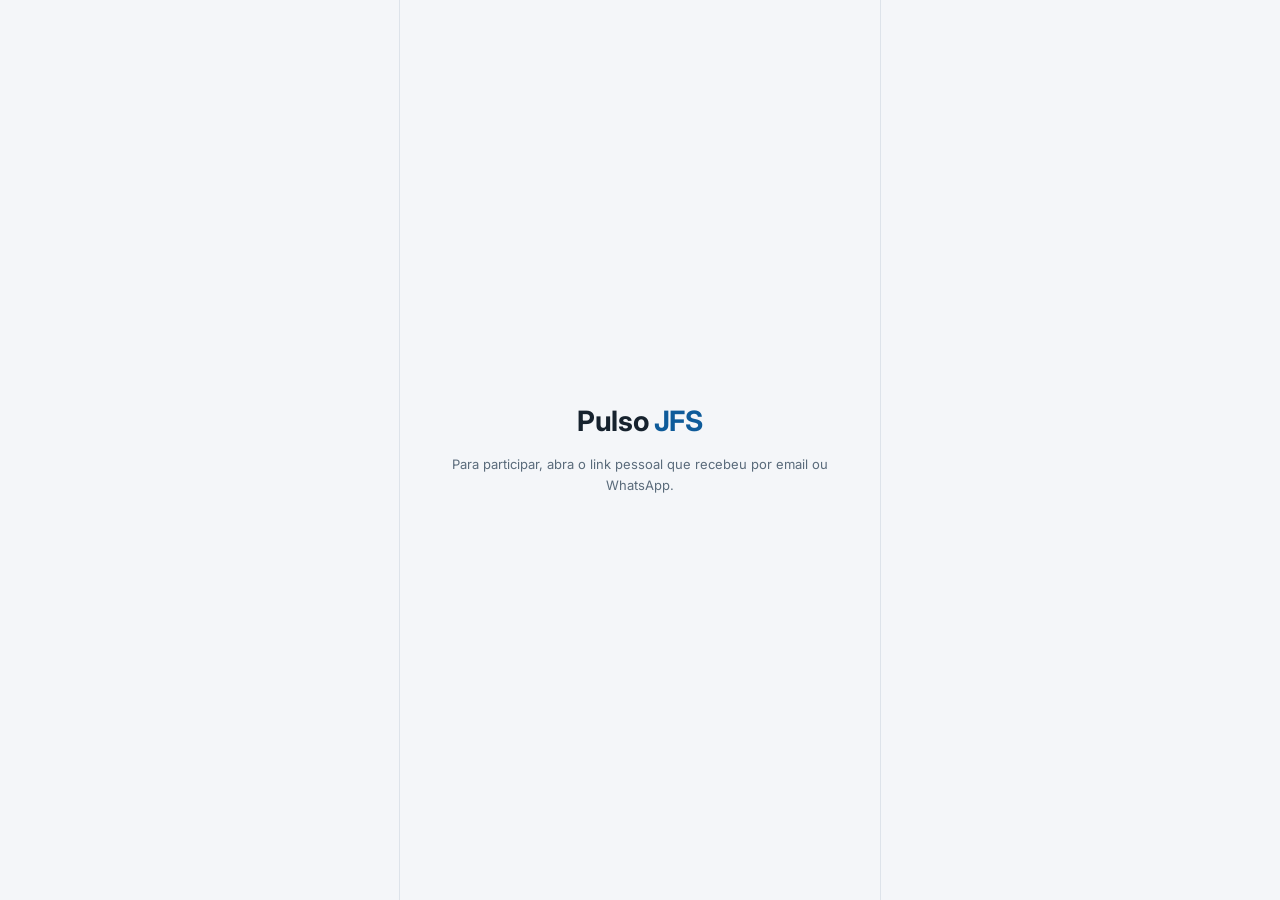
<file: index.html>
<!DOCTYPE html>
<html lang="pt">
<head>
<meta charset="UTF-8">
<meta name="viewport" content="width=device-width, initial-scale=1, viewport-fit=cover">
<meta name="theme-color" content="#0e5b9a">
<link rel="manifest" href="manifest.json">
<link rel="apple-touch-icon" href="icon-192.png">
<title>Pulso JFS</title>
<link rel="stylesheet" href="estilo.css">
</head>
<body>
<div class="wrap">

  <!-- LOADING -->
  <div class="tela ativa" id="tela-loading">
    <div class="centro">
      <div class="logo-grande">Pulso <span>JFS</span></div>
      <div class="spinner"></div>
      <p class="cinza">A carregar…</p>
    </div>
  </div>

  <!-- SEM TOKEN -->
  <div class="tela" id="tela-sem-token">
    <div class="centro">
      <div class="logo-grande">Pulso <span>JFS</span></div>
      <p class="cinza" style="margin-top:16px">Para participar, abra o link pessoal que recebeu por email ou WhatsApp.</p>
    </div>
  </div>

  <!-- ERRO -->
  <div class="tela" id="tela-erro">
    <div class="centro">
      <div class="logo-grande">Pulso <span>JFS</span></div>
      <p class="cinza" id="erro-msg" style="margin-top:16px"></p>
      <button class="btn-primario" style="margin-top:16px" onclick="location.reload()">Tentar novamente</button>
    </div>
  </div>

  <!-- HOME -->
  <div class="tela" id="tela-home">
    <div class="hero">
      <div class="logo">Pulso <span>JFS</span></div>
      <div class="hero-nome" id="home-nome"></div>
      <div class="hero-cargo" id="home-cargo"></div>
    </div>
    <div class="cards" id="home-cards"></div>
    <div class="rodape">Grupo João Ferreira dos Santos</div>
  </div>

  <!-- AUTOAVALIAÇÃO -->
  <div class="tela" id="tela-auto">
    <div class="cab" style="background:var(--navy)">
      <div class="cab-t">Pulso <span>JFS</span></div>
      <div class="cab-s">Autoavaliação · Ciclo 2026</div>
    </div>
    <div class="barra-fundo"><div class="barra" id="a-barra"></div></div>
    <div class="corpo">
      <div class="q-lbl" id="a-progresso"></div>
      <div class="q-tit" id="a-nome"></div>
      <div class="q-desc" id="a-desc"></div>
      <div id="a-opcoes"></div>
    </div>
    <div class="pe">
      <button class="btn-sec" id="a-ant" onclick="autoAnterior()">Anterior</button>
      <button class="btn-primario" id="a-prox" style="flex:1.5" onclick="autoProxima()" disabled>Próxima</button>
    </div>
  </div>

  <!-- FIM AUTOAVALIAÇÃO -->
  <div class="tela" id="tela-auto-fim">
    <div class="cab" style="background:var(--navy)">
      <div class="cab-t">Pulso <span>JFS</span></div>
      <div class="cab-s">Autoavaliação · concluída</div>
    </div>
    <div class="fim">
      <div class="check">&#10003;</div>
      <div class="fim-t">Autoavaliação enviada!</div>
      <div class="fim-p" id="auto-resultado"></div>
      <div class="pinfo ok" id="auto-sync"></div>
      <div class="pinfo neutro"><span>&#128337;</span> Próximo passo: reunião de feedback com o seu gestor</div>
    </div>
    <div class="pe">
      <button class="btn-primario" onclick="renderHome();mostrar('tela-home')">Voltar ao início</button>
    </div>
  </div>

  <!-- LISTA: QUEM AVALIAR -->
  <div class="tela" id="tela-lista-aval">
    <div class="cab" style="background:var(--bg-2)">
      <div class="cab-t">Pulso <span>JFS</span></div>
      <div class="cab-s">Avaliar a minha equipa</div>
    </div>
    <div class="corpo">
      <p class="q-desc" style="margin-bottom:14px">Selecione cada pessoa para avaliar. As respostas são confidenciais e usadas no resultado consolidado.</p>
      <div id="lista-aval-corpo"></div>
    </div>
    <div class="pe">
      <button class="btn-primario" onclick="renderHome();mostrar('tela-home')">Voltar ao início</button>
    </div>
  </div>

  <!-- FORMULÁRIO: AVALIAR UMA PESSOA -->
  <div class="tela" id="tela-aval">
    <div class="cab" style="background:var(--bg-2)">
      <div class="cab-t">Pulso <span>JFS</span></div>
      <div class="cab-s" id="aval-quem"></div>
    </div>
    <div class="barra-fundo"><div class="barra" id="av-barra"></div></div>
    <div class="corpo">
      <div class="q-lbl" id="av-progresso"></div>
      <div class="q-tit" id="av-nome"></div>
      <div class="q-desc" id="av-desc"></div>
      <div id="av-opcoes"></div>
    </div>
    <div class="pe">
      <button class="btn-sec" id="av-ant" onclick="avalAnterior()">Anterior</button>
      <button class="btn-primario" id="av-prox" style="flex:1.5" onclick="avalProxima()" disabled>Próxima</button>
    </div>
  </div>

  <!-- FIM: AVALIAÇÃO DE UMA PESSOA -->
  <div class="tela" id="tela-aval-fim">
    <div class="cab" style="background:var(--bg-2)">
      <div class="cab-t">Pulso <span>JFS</span></div>
      <div class="cab-s">Avaliação registada</div>
    </div>
    <div class="fim">
      <div class="check">&#10003;</div>
      <div class="fim-t">Avaliação de <span id="aval-fim-nome"></span> registada!</div>
      <div class="fim-p">
        <div class="pinfo ok" id="aval-fim-sync"></div>
        <div class="pinfo neutro"><span>&#128202;</span> <span id="aval-fim-faltam"></span></div>
      </div>
    </div>
    <div class="pe">
      <button class="btn-primario" onclick="renderListaAvaliar();mostrar('tela-lista-aval')">Continuar</button>
    </div>
  </div>

</div>
<script src="app.js"></script>
</body>
</html>
</file>
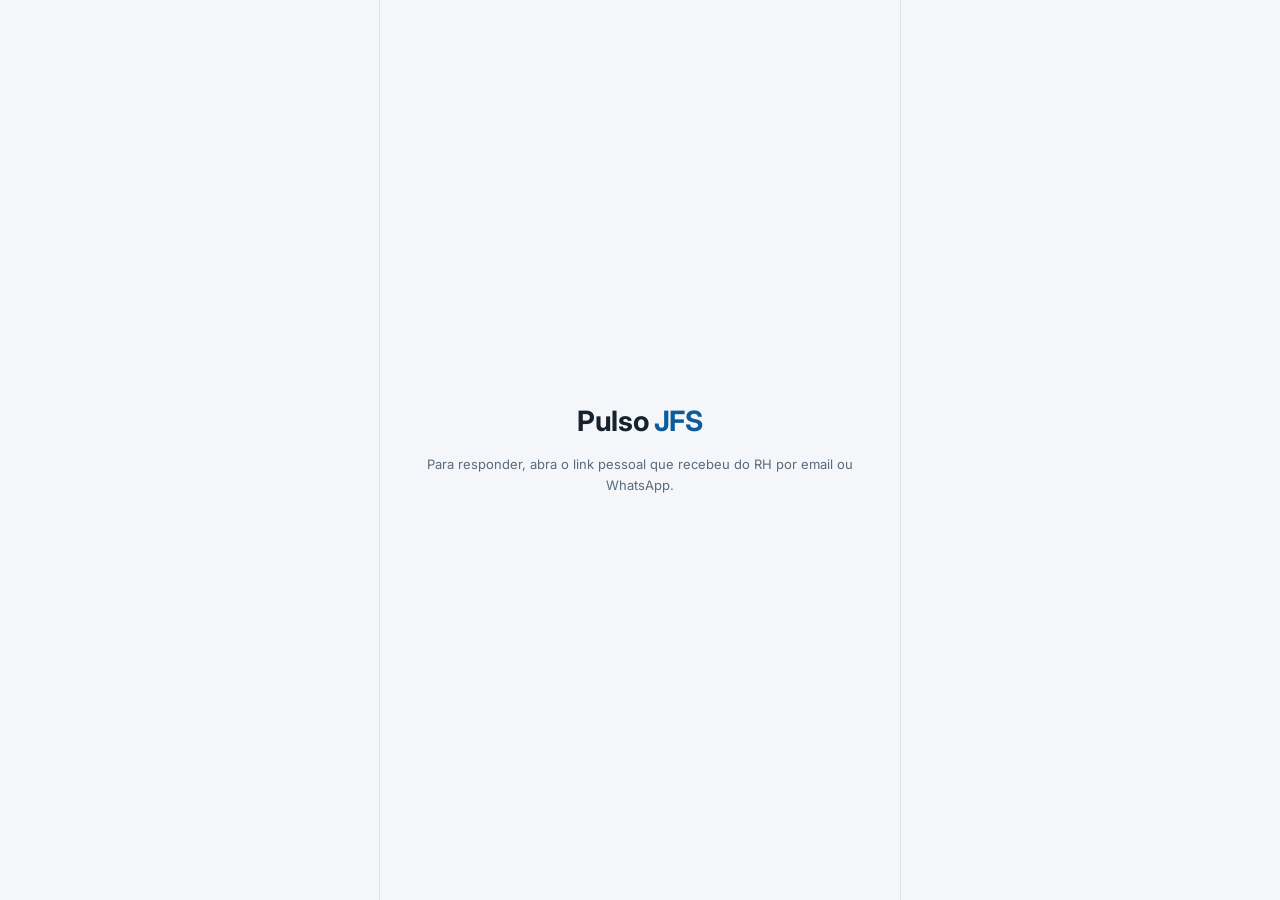
<file: clima (1).html>
<!DOCTYPE html>
<html lang="pt">
<head>
<meta charset="UTF-8">
<meta name="viewport" content="width=device-width, initial-scale=1, viewport-fit=cover">
<meta name="theme-color" content="#0e5b9a">
<title>Pulso JFS · Pesquisa de Satisfação</title>
<link rel="stylesheet" href="estilo.css">
<style>
/* ajustes específicos da pesquisa de clima (R3) */
.wrap{max-width:520px}
.dim-badge{font-size:11px;font-weight:700;text-transform:uppercase;letter-spacing:.6px;color:var(--azul);margin-bottom:4px}
.dim-titulo{font-size:19px;font-weight:700;color:var(--txt);margin-bottom:4px;letter-spacing:-.2px}
.dim-sub{font-size:12px;color:var(--txt-2);margin-bottom:16px}

.intro-box{padding:20px 18px}
.intro-box h2{font-size:19px;margin-bottom:12px;color:var(--txt)}
.intro-box p{font-size:14px;color:var(--txt-2);line-height:1.6;margin-bottom:10px}
.intro-box .periodo{background:var(--azul-bg);border:1px solid rgba(14,91,154,.2);border-radius:10px;padding:10px 12px;font-size:13px;color:var(--azul);font-weight:600;margin:4px 0 10px}
.intro-box .anon{background:var(--verde-bg);border:1px solid rgba(46,158,91,.25);border-radius:10px;padding:12px;font-size:13px;color:var(--verde);margin-top:8px;display:flex;gap:8px;align-items:center}

.select-box{margin-bottom:14px}
.select-box label{display:block;font-size:13px;font-weight:600;color:var(--txt);margin-bottom:6px}
.select-box label .fac{font-weight:400;color:var(--txt-3);font-size:11px}
.select-box label .obr{font-weight:700;color:#C64141;font-size:11px}
.sel{width:100%;padding:12px;background:var(--surface);border:1.5px solid var(--linha);border-radius:10px;color:var(--txt);font-family:var(--sans);font-size:14px}
.sel:focus{outline:none;border-color:var(--azul)}
.nota-grupo{font-size:12px;color:var(--txt-2);background:var(--surface-2);border:1px solid var(--linha);border-radius:10px;padding:11px 12px;margin-bottom:16px;line-height:1.5}

/* bloco de afirmação com opções rotuladas + emoji (R3) */
.afirm{padding:16px 0;border-bottom:1px solid var(--linha)}
.afirm:last-child{border-bottom:none}
.afirm-txt{font-size:15px;color:var(--txt);line-height:1.45;margin-bottom:12px;font-weight:600}
.opcoes{display:flex;flex-direction:column;gap:8px}
.opt{display:flex;align-items:center;gap:12px;padding:12px 14px;border:1.5px solid var(--linha);border-radius:11px;background:var(--surface);cursor:pointer;transition:all .12s}
.opt:active{transform:scale(.99)}
.opt .emo{font-size:23px;line-height:1;width:28px;text-align:center;flex-shrink:0}
.opt .lbl{font-size:14px;font-weight:600;color:var(--txt)}
.opt.sel{border-width:2px;padding:11px 13px}
.opt.sel.o1{background:rgba(198,65,65,.12);border-color:#C64141}
.opt.sel.o2{background:rgba(209,150,15,.14);border-color:var(--amarelo)}
.opt.sel.o3{background:rgba(95,192,129,.18);border-color:#5FC081}
.opt.sel.o4{background:var(--verde-bg);border-color:var(--verde)}
.opt.sel.ona{background:var(--surface-2);border-color:var(--linha-2)}

.dim-aviso{font-size:12px;color:var(--amarelo);margin-top:12px;min-height:16px;font-weight:600}

.motivos-grid{display:flex;flex-direction:column;gap:7px}
.motivo{display:flex;align-items:center;gap:10px;padding:12px 13px;background:var(--surface);border:1.5px solid var(--linha);border-radius:9px;font-size:13px;cursor:pointer;transition:all .12s}
.motivo:active{transform:scale(.99)}
.motivo.sel{background:var(--azul-bg);border-color:var(--azul)}
.motivo .cx{width:20px;height:20px;border:1.5px solid var(--linha-2);border-radius:5px;flex-shrink:0;display:flex;align-items:center;justify-content:center;font-size:13px}
.motivo.sel .cx{background:var(--azul);border-color:var(--azul);color:#fff}
.contador{font-size:12px;color:var(--txt-2);text-align:center;margin-top:10px}

.txt-area{width:100%;padding:12px;background:var(--surface);border:1.5px solid var(--linha);border-radius:10px;color:var(--txt);font-family:var(--sans);font-size:14px;resize:none;margin-bottom:10px}
.txt-area:focus{outline:none;border-color:var(--azul)}
.txt-lbl{font-size:13px;color:var(--txt-2);margin-bottom:6px}
.opcional{font-size:12px;color:var(--txt-3);font-style:italic;margin-bottom:14px}
</style>
</head>
<body>
<div class="wrap" style="height:100%">

<!-- LOADING -->
<div class="tela ativa" id="tela-loading">
  <div class="centro"><div class="logo-grande">Pulso <span>JFS</span></div><div class="spinner"></div><p class="cinza">A carregar…</p></div>
</div>

<!-- SEM TOKEN -->
<div class="tela" id="tela-sem-token">
  <div class="centro"><div class="logo-grande">Pulso <span>JFS</span></div>
    <p class="cinza" style="margin-top:16px">Para responder, abra o link pessoal que recebeu do RH por email ou WhatsApp.</p></div>
</div>

<!-- ERRO -->
<div class="tela" id="tela-erro">
  <div class="centro"><div class="logo-grande">Pulso <span>JFS</span></div>
    <p class="cinza" id="erro-msg" style="margin-top:16px"></p>
    <button class="btn-primario" style="margin-top:16px" onclick="location.reload()">Tentar novamente</button></div>
</div>

<!-- INTRO -->
<div class="tela" id="tela-intro">
  <div class="hero">
    <div class="logo">Pulso <span>JFS</span></div>
    <div class="hero-cargo" style="margin-top:10px">Pesquisa de Satisfação dos Colaboradores · 2026</div>
  </div>
  <div class="corpo intro-box">
    <h2>A sua opinião conta.</h2>
    <p>Queremos conhecer a sua experiência na empresa: o que mais valoriza e o que podemos melhorar. Não há respostas certas ou erradas — responda com sinceridade.</p>
    <p><b>Como responder:</b> para cada frase, escolha a opção que melhor corresponde à sua situação. Se a frase não se aplica ao seu caso, ou não sabe, escolha “Não sei / Não se aplica”.</p>
    <div class="periodo">&#128197; Período para responder: 16 a 30 de Novembro de 2026</div>
    <div class="anon"><span>&#128274;</span> A pesquisa é anónima — não escreva o seu nome nem nada que o identifique. Nenhuma resposta é ligada a si.</div>
  </div>
  <div class="pe">
    <button class="btn-primario" onclick="comecar()">Começar</button>
  </div>
</div>

<!-- RETOMAR RASCUNHO -->
<div class="tela" id="tela-rascunho">
  <div class="hero">
    <div class="logo">Pulso <span>JFS</span></div>
    <div class="hero-cargo" style="margin-top:10px">Tem respostas guardadas</div>
  </div>
  <div class="corpo intro-box">
    <h2>Continuar de onde parou?</h2>
    <p>Encontrámos respostas que começou a preencher neste aparelho. Pode continuar ou começar de novo.</p>
  </div>
  <div class="pe">
    <button class="btn-sec" onclick="descartarRascunho()">Começar de novo</button>
    <button class="btn-primario" style="flex:1.5" onclick="retomarRascunho()">Continuar</button>
  </div>
</div>

<!-- JÁ RESPONDEU -->
<div class="tela" id="tela-ja">
  <div class="fim">
    <div class="check">&#10003;</div>
    <div class="fim-t">Já respondeu a esta pesquisa.</div>
    <div class="fim-p">
      <div class="pinfo neutro"><span>&#128202;</span> Para garantir resultados fiáveis, cada pessoa responde apenas uma vez.</div>
      <div class="pinfo neutro"><span>&#128274;</span> Obrigado pela sua participação!</div>
    </div>
  </div>
</div>

<!-- DIMENSÃO (I..VII) -->
<div class="tela" id="tela-dim">
  <div class="cab">
    <div class="cab-t">Pulso <span>JFS</span></div>
    <div class="cab-s">Pesquisa de Satisfação · anónima</div>
  </div>
  <div class="barra-fundo"><div class="barra" id="d-barra"></div></div>
  <div class="corpo">
    <div class="dim-badge" id="d-badge"></div>
    <div class="dim-titulo" id="d-titulo"></div>
    <div class="dim-sub" id="d-sub"></div>
    <div id="d-afirmacoes"></div>
    <div class="dim-aviso" id="d-aviso"></div>
  </div>
  <div class="pe">
    <button class="btn-sec" id="d-ant" onclick="dimAnterior()">Anterior</button>
    <button class="btn-primario" id="d-prox" style="flex:1.5" onclick="dimProxima()">Próxima</button>
  </div>
</div>

<!-- 8. O QUE MAIS VALORIZA -->
<div class="tela" id="tela-motivos">
  <div class="cab">
    <div class="cab-t">Pulso <span>JFS</span></div>
    <div class="cab-s">O que mais valoriza</div>
  </div>
  <div class="corpo">
    <div class="q-desc" style="margin-bottom:14px">Escolha, no <b>máximo, 3 motivos</b> pelos quais gosta de trabalhar nesta empresa.</div>
    <div class="motivos-grid" id="motivos-lista"></div>
    <div class="contador" id="motivos-cont">0 de 3 seleccionados</div>
    <div id="m-outro-wrap" style="margin-top:14px;display:none">
      <div class="txt-lbl">Outro. Qual?</div>
      <textarea class="txt-area" id="m-outro" rows="2" placeholder="Indique o motivo…"></textarea>
    </div>
  </div>
  <div class="pe">
    <button class="btn-sec" onclick="voltarDimensoes()">Anterior</button>
    <button class="btn-primario" style="flex:1.5" onclick="mostrar('tela-melhorias')">Continuar</button>
  </div>
</div>

<!-- 9. O QUE GOSTARIA QUE MELHORASSE -->
<div class="tela" id="tela-melhorias">
  <div class="cab">
    <div class="cab-t">Pulso <span>JFS</span></div>
    <div class="cab-s">O que gostaria que melhorasse</div>
  </div>
  <div class="corpo">
    <div class="q-desc" style="margin-bottom:6px">Indique, no <b>máximo, 3 aspectos</b> que a empresa poderia melhorar.</div>
    <div class="opcional">Resposta facultativa.</div>
    <div class="txt-lbl">1.</div>
    <textarea class="txt-area" id="mel1" rows="2" placeholder="Primeiro aspecto a melhorar…"></textarea>
    <div class="txt-lbl">2.</div>
    <textarea class="txt-area" id="mel2" rows="2" placeholder="Opcional…"></textarea>
    <div class="txt-lbl">3.</div>
    <textarea class="txt-area" id="mel3" rows="2" placeholder="Opcional…"></textarea>
  </div>
  <div class="pe">
    <button class="btn-sec" onclick="mostrar('tela-motivos')">Anterior</button>
    <button class="btn-primario" style="flex:1.5" onclick="mostrar('tela-comentario')">Continuar</button>
  </div>
</div>

<!-- 10. COMENTÁRIO LIVRE -->
<div class="tela" id="tela-comentario">
  <div class="cab">
    <div class="cab-t">Pulso <span>JFS</span></div>
    <div class="cab-s">Comentário livre</div>
  </div>
  <div class="corpo">
    <div class="q-desc" style="margin-bottom:6px">Use este espaço para qualquer outra informação ou comentário que considere importante.</div>
    <div class="opcional">Resposta facultativa.</div>
    <textarea class="txt-area" id="comentario" rows="6" placeholder="O seu comentário…"></textarea>
  </div>
  <div class="pe">
    <button class="btn-sec" onclick="mostrar('tela-melhorias')">Anterior</button>
    <button class="btn-primario" style="flex:1.5" onclick="mostrar('tela-ident')">Continuar</button>
  </div>
</div>

<!-- 11. AJUDE-NOS A COMPREENDER MELHOR OS RESULTADOS -->
<div class="tela" id="tela-ident">
  <div class="cab">
    <div class="cab-t">Pulso <span>JFS</span></div>
    <div class="cab-s">Ajude-nos a compreender os resultados</div>
  </div>
  <div class="corpo">
    <div class="nota-grupo">Estas perguntas ajudam-nos a perceber melhor as opiniões dos trabalhadores das diferentes áreas e unidades da empresa. As respostas são confidenciais. Não serão utilizadas para identificar trabalhadores. Os resultados serão apresentados apenas por grupos com, pelo menos, 5 respostas, desde que não permitam identificar pessoas.<br><br><b>Apenas a Área de negócio e a Unidade são de resposta obrigatória; as restantes perguntas são facultativas.</b></div>
    <div class="select-box">
      <label>Área de negócio <span class="obr">obrigatório</span></label>
      <select class="sel" id="i-area"><option value="">Seleccione…</option></select>
    </div>
    <div class="select-box">
      <label>Unidade <span class="obr">obrigatório</span></label>
      <select class="sel" id="i-unidade"><option value="">Seleccione…</option></select>
    </div>
    <div class="select-box">
      <label>Antiguidade na empresa <span class="fac">facultativo</span></label>
      <select class="sel" id="i-antig">
        <option value="">Prefiro não responder</option>
        <option>Até 2 anos</option>
        <option>2 a 5 anos</option>
        <option>Mais de 5 anos</option>
      </select>
    </div>
    <div class="select-box">
      <label>Idade <span class="fac">facultativo</span></label>
      <select class="sel" id="i-idade">
        <option value="">Prefiro não responder</option>
        <option>Até 30 anos</option>
        <option>30 a 45 anos</option>
        <option>Mais de 45 anos</option>
      </select>
    </div>
    <div class="select-box">
      <label>Género <span class="fac">facultativo</span></label>
      <select class="sel" id="i-genero">
        <option value="">Prefiro não responder</option>
        <option>Feminino</option>
        <option>Masculino</option>
      </select>
    </div>
    <div class="dim-aviso" id="aviso-ident"></div>
  </div>
  <div class="pe">
    <button class="btn-sec" onclick="mostrar('tela-comentario')">Anterior</button>
    <button class="btn-primario" id="btn-submeter" style="flex:1.5" onclick="submeter()">Submeter pesquisa</button>
  </div>
</div>

<!-- FIM -->
<div class="tela" id="tela-fim">
  <div class="cab">
    <div class="cab-t">Pulso <span>JFS</span></div>
    <div class="cab-s">Pesquisa concluída</div>
  </div>
  <div class="fim">
    <div class="check">&#10003;</div>
    <div class="fim-t">A sua voz foi registada!</div>
    <div class="fim-p">
      <div class="pinfo ok" id="fim-sync"></div>
      <div class="pinfo neutro"><span>&#128274;</span> A sua resposta é totalmente anónima</div>
      <div class="pinfo neutro"><span>&#128202;</span> Os resultados serão partilhados com todos</div>
    </div>
  </div>
</div>

</div>
<script src="clima.js"></script>
</body>
</html>
</file>
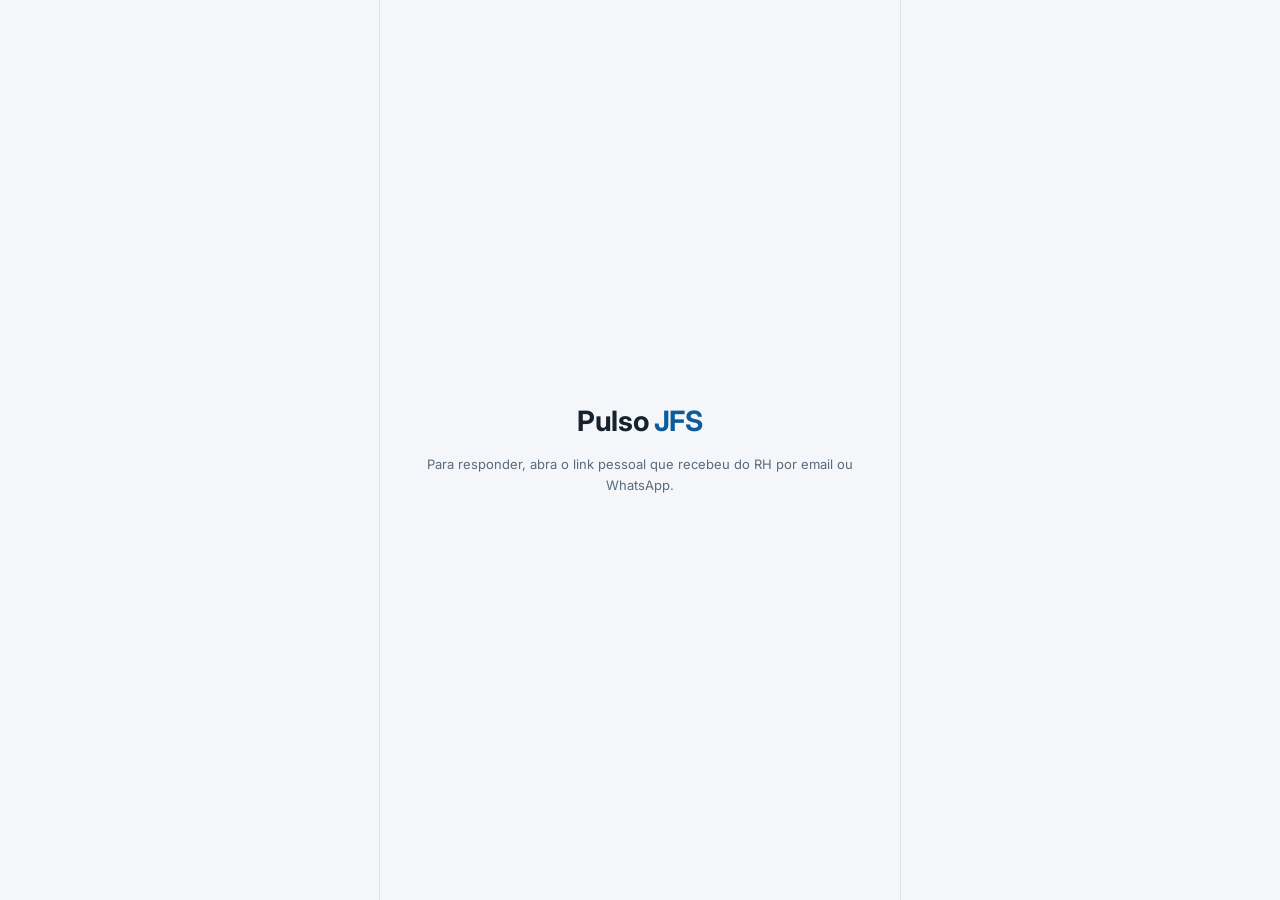
<file: clima (2).html>
<!DOCTYPE html>
<html lang="pt">
<head>
<meta charset="UTF-8">
<meta name="viewport" content="width=device-width, initial-scale=1, viewport-fit=cover">
<meta name="theme-color" content="#0e5b9a">
<title>Pulso JFS · Pesquisa de Satisfação</title>
<link rel="stylesheet" href="estilo.css">
<style>
/* ajustes específicos da pesquisa de clima (R3) */
.wrap{max-width:520px}
.dim-badge{font-size:11px;font-weight:700;text-transform:uppercase;letter-spacing:.6px;color:var(--azul);margin-bottom:4px}
.dim-titulo{font-size:19px;font-weight:700;color:var(--txt);margin-bottom:4px;letter-spacing:-.2px}
.dim-sub{font-size:12px;color:var(--txt-2);margin-bottom:16px}

.intro-box{padding:20px 18px}
.intro-box h2{font-size:19px;margin-bottom:12px;color:var(--txt)}
.intro-box p{font-size:14px;color:var(--txt-2);line-height:1.6;margin-bottom:10px}
.intro-box .periodo{background:var(--azul-bg);border:1px solid rgba(14,91,154,.2);border-radius:10px;padding:10px 12px;font-size:13px;color:var(--azul);font-weight:600;margin:4px 0 10px}
.intro-box .anon{background:var(--verde-bg);border:1px solid rgba(46,158,91,.25);border-radius:10px;padding:12px;font-size:13px;color:var(--verde);margin-top:8px;display:flex;gap:8px;align-items:center}

.select-box{margin-bottom:14px}
.select-box label{display:block;font-size:13px;font-weight:600;color:var(--txt);margin-bottom:6px}
.select-box label .fac{font-weight:400;color:var(--txt-3);font-size:11px}
.select-box label .obr{font-weight:700;color:#C64141;font-size:11px}
.sel{width:100%;padding:12px;background:var(--surface);border:1.5px solid var(--linha);border-radius:10px;color:var(--txt);font-family:var(--sans);font-size:14px}
.sel:focus{outline:none;border-color:var(--azul)}
.nota-grupo{font-size:12px;color:var(--txt-2);background:var(--surface-2);border:1px solid var(--linha);border-radius:10px;padding:11px 12px;margin-bottom:16px;line-height:1.5}

/* bloco de afirmação com opções rotuladas + emoji (R3) */
.afirm{padding:16px 0;border-bottom:1px solid var(--linha)}
.afirm:last-child{border-bottom:none}
.afirm-txt{font-size:15px;color:var(--txt);line-height:1.45;margin-bottom:12px;font-weight:600}
.opcoes{display:flex;flex-direction:column;gap:8px}
.opt{display:flex;align-items:center;gap:12px;padding:12px 14px;border:1.5px solid var(--linha);border-radius:11px;background:var(--surface);cursor:pointer;transition:all .12s}
.opt:active{transform:scale(.99)}
.opt .emo{font-size:23px;line-height:1;width:28px;text-align:center;flex-shrink:0}
.opt .lbl{font-size:14px;font-weight:600;color:var(--txt)}
.opt.sel{border-width:2px;padding:11px 13px}
.opt.sel.o1{background:rgba(198,65,65,.12);border-color:#C64141}
.opt.sel.o2{background:rgba(209,150,15,.14);border-color:var(--amarelo)}
.opt.sel.o3{background:rgba(95,192,129,.18);border-color:#5FC081}
.opt.sel.o4{background:var(--verde-bg);border-color:var(--verde)}
.opt.sel.ona{background:var(--surface-2);border-color:var(--linha-2)}

.dim-aviso{font-size:12px;color:var(--amarelo);margin-top:12px;min-height:16px;font-weight:600}

.motivos-grid{display:flex;flex-direction:column;gap:7px}
.motivo{display:flex;align-items:center;gap:10px;padding:12px 13px;background:var(--surface);border:1.5px solid var(--linha);border-radius:9px;font-size:13px;cursor:pointer;transition:all .12s}
.motivo:active{transform:scale(.99)}
.motivo.sel{background:var(--azul-bg);border-color:var(--azul)}
.motivo .cx{width:20px;height:20px;border:1.5px solid var(--linha-2);border-radius:5px;flex-shrink:0;display:flex;align-items:center;justify-content:center;font-size:13px}
.motivo.sel .cx{background:var(--azul);border-color:var(--azul);color:#fff}
.contador{font-size:12px;color:var(--txt-2);text-align:center;margin-top:10px}

.txt-area{width:100%;padding:12px;background:var(--surface);border:1.5px solid var(--linha);border-radius:10px;color:var(--txt);font-family:var(--sans);font-size:14px;resize:none;margin-bottom:10px}
.txt-area:focus{outline:none;border-color:var(--azul)}
.txt-lbl{font-size:13px;color:var(--txt-2);margin-bottom:6px}
.opcional{font-size:12px;color:var(--txt-3);font-style:italic;margin-bottom:14px}
</style>
</head>
<body>
<div class="wrap" style="height:100%">

<!-- LOADING -->
<div class="tela ativa" id="tela-loading">
  <div class="centro"><div class="logo-grande">Pulso <span>JFS</span></div><div class="spinner"></div><p class="cinza">A carregar…</p></div>
</div>

<!-- SEM TOKEN -->
<div class="tela" id="tela-sem-token">
  <div class="centro"><div class="logo-grande">Pulso <span>JFS</span></div>
    <p class="cinza" style="margin-top:16px">Para responder, abra o link pessoal que recebeu do RH por email ou WhatsApp.</p></div>
</div>

<!-- ERRO -->
<div class="tela" id="tela-erro">
  <div class="centro"><div class="logo-grande">Pulso <span>JFS</span></div>
    <p class="cinza" id="erro-msg" style="margin-top:16px"></p>
    <button class="btn-primario" style="margin-top:16px" onclick="location.reload()">Tentar novamente</button></div>
</div>

<!-- INTRO -->
<div class="tela" id="tela-intro">
  <div class="hero">
    <div class="logo">Pulso <span>JFS</span></div>
    <div class="hero-cargo" style="margin-top:10px">Pesquisa de Satisfação dos Colaboradores · 2026</div>
  </div>
  <div class="corpo intro-box">
    <h2>A sua opinião conta.</h2>
    <p>Queremos conhecer a sua experiência na empresa: o que mais valoriza e o que podemos melhorar. Não há respostas certas ou erradas — responda com sinceridade.</p>
    <p><b>Como responder:</b> para cada frase, escolha a opção que melhor corresponde à sua situação. Se a frase não se aplica ao seu caso, ou não sabe, escolha “Não sei / Não se aplica”.</p>
    <div class="anon"><span>&#128274;</span> A pesquisa é anónima — não escreva o seu nome nem nada que o identifique. Nenhuma resposta é ligada a si.</div>
  </div>
  <div class="pe">
    <button class="btn-primario" onclick="comecar()">Começar</button>
  </div>
</div>

<!-- RETOMAR RASCUNHO -->
<div class="tela" id="tela-rascunho">
  <div class="hero">
    <div class="logo">Pulso <span>JFS</span></div>
    <div class="hero-cargo" style="margin-top:10px">Tem respostas guardadas</div>
  </div>
  <div class="corpo intro-box">
    <h2>Continuar de onde parou?</h2>
    <p>Encontrámos respostas que começou a preencher neste aparelho. Pode continuar ou começar de novo.</p>
  </div>
  <div class="pe">
    <button class="btn-sec" onclick="descartarRascunho()">Começar de novo</button>
    <button class="btn-primario" style="flex:1.5" onclick="retomarRascunho()">Continuar</button>
  </div>
</div>

<!-- JÁ RESPONDEU -->
<div class="tela" id="tela-ja">
  <div class="fim">
    <div class="check">&#10003;</div>
    <div class="fim-t">Já respondeu a esta pesquisa.</div>
    <div class="fim-p">
      <div class="pinfo neutro"><span>&#128202;</span> Para garantir resultados fiáveis, cada pessoa responde apenas uma vez.</div>
      <div class="pinfo neutro"><span>&#128274;</span> Obrigado pela sua participação!</div>
    </div>
  </div>
</div>

<!-- DIMENSÃO (I..VII) -->
<div class="tela" id="tela-dim">
  <div class="cab">
    <div class="cab-t">Pulso <span>JFS</span></div>
    <div class="cab-s">Pesquisa de Satisfação · anónima</div>
  </div>
  <div class="barra-fundo"><div class="barra" id="d-barra"></div></div>
  <div class="corpo">
    <div class="dim-badge" id="d-badge"></div>
    <div class="dim-titulo" id="d-titulo"></div>
    <div class="dim-sub" id="d-sub"></div>
    <div id="d-afirmacoes"></div>
    <div class="dim-aviso" id="d-aviso"></div>
  </div>
  <div class="pe">
    <button class="btn-sec" id="d-ant" onclick="dimAnterior()">Anterior</button>
    <button class="btn-primario" id="d-prox" style="flex:1.5" onclick="dimProxima()">Próxima</button>
  </div>
</div>

<!-- 8. O QUE MAIS VALORIZA -->
<div class="tela" id="tela-motivos">
  <div class="cab">
    <div class="cab-t">Pulso <span>JFS</span></div>
    <div class="cab-s">O que mais valoriza</div>
  </div>
  <div class="corpo">
    <div class="q-desc" style="margin-bottom:14px">Escolha, no <b>máximo, 3 motivos</b> pelos quais gosta de trabalhar nesta empresa.</div>
    <div class="motivos-grid" id="motivos-lista"></div>
    <div class="contador" id="motivos-cont">0 de 3 seleccionados</div>
    <div id="m-outro-wrap" style="margin-top:14px;display:none">
      <div class="txt-lbl">Outro. Qual?</div>
      <textarea class="txt-area" id="m-outro" rows="2" placeholder="Indique o motivo…"></textarea>
    </div>
  </div>
  <div class="pe">
    <button class="btn-sec" onclick="voltarDimensoes()">Anterior</button>
    <button class="btn-primario" style="flex:1.5" onclick="mostrar('tela-melhorias')">Continuar</button>
  </div>
</div>

<!-- 9. O QUE GOSTARIA QUE MELHORASSE -->
<div class="tela" id="tela-melhorias">
  <div class="cab">
    <div class="cab-t">Pulso <span>JFS</span></div>
    <div class="cab-s">O que gostaria que melhorasse</div>
  </div>
  <div class="corpo">
    <div class="q-desc" style="margin-bottom:6px">Indique, no <b>máximo, 3 aspectos</b> que a empresa poderia melhorar.</div>
    <div class="opcional">Resposta facultativa.</div>
    <div class="txt-lbl">1.</div>
    <textarea class="txt-area" id="mel1" rows="2" placeholder="Primeiro aspecto a melhorar…"></textarea>
    <div class="txt-lbl">2.</div>
    <textarea class="txt-area" id="mel2" rows="2" placeholder="Opcional…"></textarea>
    <div class="txt-lbl">3.</div>
    <textarea class="txt-area" id="mel3" rows="2" placeholder="Opcional…"></textarea>
  </div>
  <div class="pe">
    <button class="btn-sec" onclick="mostrar('tela-motivos')">Anterior</button>
    <button class="btn-primario" style="flex:1.5" onclick="mostrar('tela-comentario')">Continuar</button>
  </div>
</div>

<!-- 10. COMENTÁRIO LIVRE -->
<div class="tela" id="tela-comentario">
  <div class="cab">
    <div class="cab-t">Pulso <span>JFS</span></div>
    <div class="cab-s">Comentário livre</div>
  </div>
  <div class="corpo">
    <div class="q-desc" style="margin-bottom:6px">Use este espaço para qualquer outra informação ou comentário que considere importante.</div>
    <div class="opcional">Resposta facultativa.</div>
    <textarea class="txt-area" id="comentario" rows="6" placeholder="O seu comentário…"></textarea>
  </div>
  <div class="pe">
    <button class="btn-sec" onclick="mostrar('tela-melhorias')">Anterior</button>
    <button class="btn-primario" style="flex:1.5" onclick="mostrar('tela-ident')">Continuar</button>
  </div>
</div>

<!-- 11. AJUDE-NOS A COMPREENDER MELHOR OS RESULTADOS -->
<div class="tela" id="tela-ident">
  <div class="cab">
    <div class="cab-t">Pulso <span>JFS</span></div>
    <div class="cab-s">Ajude-nos a compreender os resultados</div>
  </div>
  <div class="corpo">
    <div class="nota-grupo">Estas perguntas ajudam-nos a perceber melhor as opiniões dos trabalhadores das diferentes áreas e unidades da empresa. As respostas são confidenciais. Não serão utilizadas para identificar trabalhadores. Os resultados serão apresentados apenas por grupos com, pelo menos, 5 respostas, desde que não permitam identificar pessoas.<br><br><b>Apenas a Área de negócio e a Unidade são de resposta obrigatória; as restantes perguntas são facultativas.</b></div>
    <div class="select-box">
      <label>Área de negócio <span class="obr">obrigatório</span></label>
      <select class="sel" id="i-area"><option value="">Seleccione…</option></select>
    </div>
    <div class="select-box">
      <label>Unidade <span class="obr">obrigatório</span></label>
      <select class="sel" id="i-unidade"><option value="">Seleccione…</option></select>
    </div>
    <div class="select-box">
      <label>Antiguidade na empresa <span class="fac">facultativo</span></label>
      <select class="sel" id="i-antig">
        <option value="">Prefiro não responder</option>
        <option>Até 2 anos</option>
        <option>2 a 5 anos</option>
        <option>Mais de 5 anos</option>
      </select>
    </div>
    <div class="select-box">
      <label>Idade <span class="fac">facultativo</span></label>
      <select class="sel" id="i-idade">
        <option value="">Prefiro não responder</option>
        <option>Até 30 anos</option>
        <option>30 a 45 anos</option>
        <option>Mais de 45 anos</option>
      </select>
    </div>
    <div class="select-box">
      <label>Género <span class="fac">facultativo</span></label>
      <select class="sel" id="i-genero">
        <option value="">Prefiro não responder</option>
        <option>Feminino</option>
        <option>Masculino</option>
      </select>
    </div>
    <div class="dim-aviso" id="aviso-ident"></div>
  </div>
  <div class="pe">
    <button class="btn-sec" onclick="mostrar('tela-comentario')">Anterior</button>
    <button class="btn-primario" id="btn-submeter" style="flex:1.5" onclick="submeter()">Submeter pesquisa</button>
  </div>
</div>

<!-- FIM -->
<div class="tela" id="tela-fim">
  <div class="cab">
    <div class="cab-t">Pulso <span>JFS</span></div>
    <div class="cab-s">Pesquisa concluída</div>
  </div>
  <div class="fim">
    <div class="check">&#10003;</div>
    <div class="fim-t">A sua voz foi registada!</div>
    <div class="fim-p">
      <div class="pinfo ok" id="fim-sync"></div>
      <div class="pinfo neutro"><span>&#128274;</span> A sua resposta é totalmente anónima</div>
      <div class="pinfo neutro"><span>&#128202;</span> Os resultados serão partilhados com todos</div>
    </div>
  </div>
</div>

</div>
<script src="clima.js"></script>
</body>
</html>
</file>
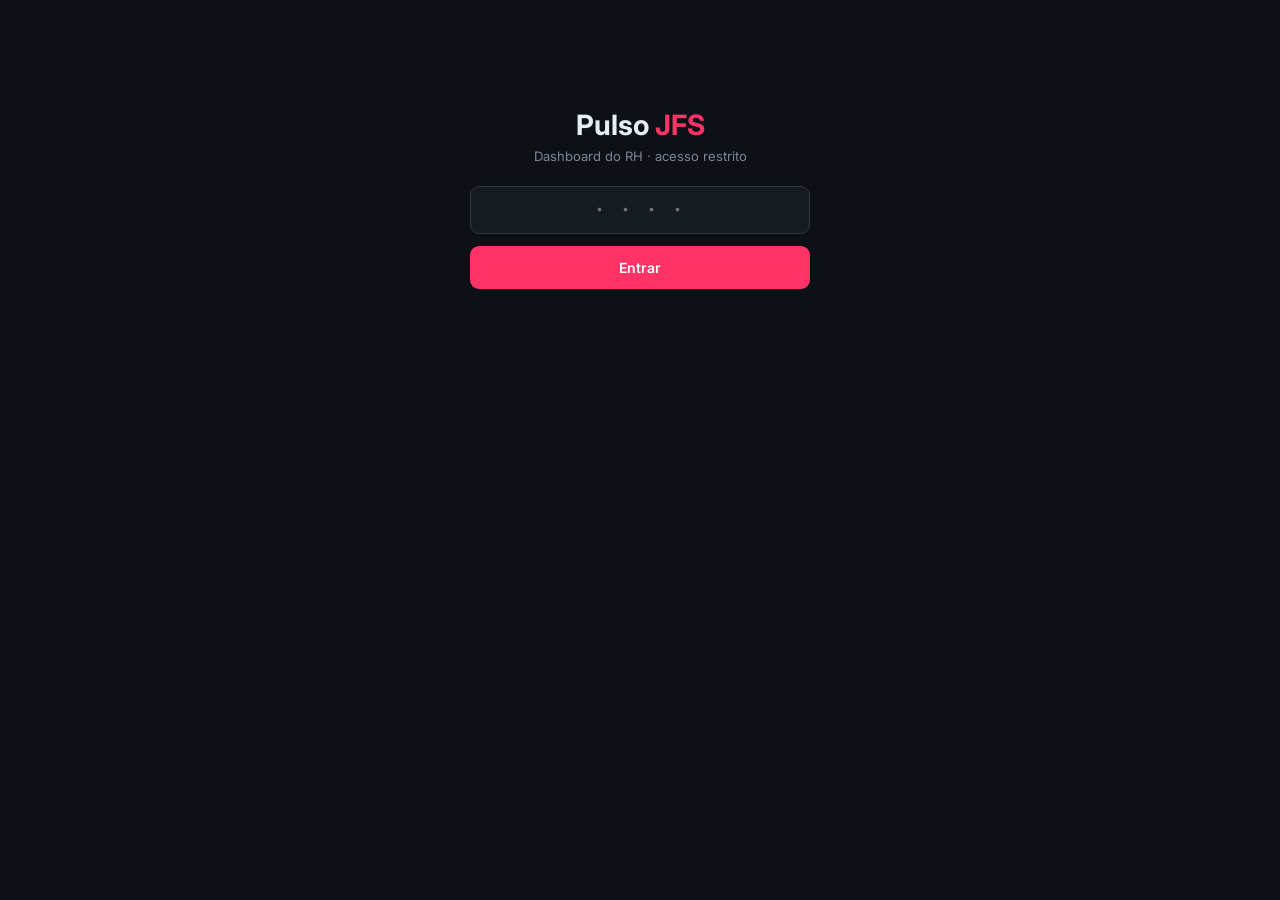
<file: dashboard (1).html>
<!DOCTYPE html>
<html lang="pt">
<head>
<meta charset="UTF-8">
<meta name="viewport" content="width=device-width, initial-scale=1, viewport-fit=cover">
<meta name="theme-color" content="#0d1117">
<title>Pulso JFS · Dashboard RH</title>
<style>
@import url('https://fonts.googleapis.com/css2?family=Inter:wght@400;500;600;700&family=JetBrains+Mono:wght@400;500;700&display=swap');
*{box-sizing:border-box;margin:0;padding:0}
:root{
  --bg:#0d1117;--bg2:#161b22;--bg3:#21262d;--linha:#30363d;--linha2:#3d444d;
  --txt:#e6edf3;--txt2:#7d8590;--txt3:#484f58;
  --neon:#ff3366;--neon-glow:rgba(255,51,102,.15);
  --verde:#39d353;--verde-bg:rgba(57,211,83,.12);--amarelo:#d29922;--amarelo-bg:rgba(210,153,34,.12);
  --vermelho:#f85149;--vermelho-bg:rgba(248,81,73,.12);
  --mono:'JetBrains Mono',monospace;--sans:'Inter',sans-serif;
}
body{font-family:var(--sans);background:var(--bg);color:var(--txt);-webkit-font-smoothing:antialiased;min-height:100vh}
.wrap{max-width:1100px;margin:0 auto;padding:28px 20px 60px}

/* login */
.login{max-width:340px;margin:80px auto;text-align:center}
.login .logo{font-size:28px;font-weight:700;margin-bottom:6px}
.login .logo span{color:var(--neon)}
.login p{color:var(--txt2);font-size:13px;margin-bottom:22px}
.login input{width:100%;padding:13px;background:var(--bg2);border:1px solid var(--linha);border-radius:9px;color:var(--txt);font-family:var(--mono);font-size:15px;text-align:center;letter-spacing:4px;margin-bottom:12px}
.login input:focus{outline:none;border-color:var(--neon)}
.login button{width:100%;padding:13px;background:var(--neon);color:#fff;border:none;border-radius:9px;font-weight:600;font-size:14px;cursor:pointer;font-family:var(--sans)}
.login .erro{color:var(--vermelho);font-size:12px;margin-top:10px;min-height:16px}

.painel{display:none}
.painel.on{display:block;animation:fade .3s ease}
@keyframes fade{from{opacity:0;transform:translateY(6px)}to{opacity:1;transform:translateY(0)}}

.top{display:flex;align-items:center;justify-content:space-between;padding-bottom:18px;margin-bottom:24px;border-bottom:1px solid var(--linha);position:relative;flex-wrap:wrap;gap:10px}
.top::before{content:'';position:absolute;top:-28px;left:-20px;right:-20px;height:3px;background:linear-gradient(90deg,transparent,var(--neon),transparent)}
.top .logo{font-size:20px;font-weight:700}
.top .logo span{color:var(--neon)}
.top .sub{font-family:var(--mono);font-size:11px;color:var(--txt2);margin-top:2px}
.top-acoes{display:flex;gap:8px}
.tbtn{padding:8px 14px;background:var(--bg2);border:1px solid var(--linha);border-radius:8px;color:var(--txt2);font-size:12px;font-family:var(--mono);cursor:pointer}
.tbtn:hover{border-color:var(--neon);color:var(--txt)}

.kpis{display:grid;grid-template-columns:repeat(4,1fr);gap:12px;margin-bottom:24px}
.kpi{background:var(--bg2);border:1px solid var(--linha);border-radius:12px;padding:16px}
.kpi-lbl{font-size:11px;font-family:var(--mono);color:var(--txt2);text-transform:uppercase;letter-spacing:.5px}
.kpi-num{font-size:32px;font-weight:700;font-family:var(--mono);margin:6px 0 2px}
.kpi-sub{font-size:11px;color:var(--txt3)}
.kpi-num.neon{color:var(--neon)}
.kpi-num.verde{color:var(--verde)}

.grid2{display:grid;grid-template-columns:1fr 1fr;gap:16px;margin-bottom:16px}
.card{background:var(--bg2);border:1px solid var(--linha);border-radius:12px;padding:18px;margin-bottom:16px}
.card-tit{font-size:13px;font-weight:600;margin-bottom:16px;display:flex;align-items:center;gap:8px}
.card-tit::before{content:'';width:3px;height:14px;background:var(--neon);border-radius:2px}

/* barras de adesão */
.uni-row{display:grid;grid-template-columns:130px 1fr 60px;gap:10px;align-items:center;padding:7px 0;font-size:12px}
.uni-nome{color:var(--txt2)}
.bar{height:8px;background:var(--bg3);border-radius:4px;overflow:hidden}
.bar-fill{height:100%;border-radius:4px;transition:width .5s}
.uni-pct{font-family:var(--mono);font-weight:600;text-align:right}

/* distribuição de faixas */
.faixa-row{display:grid;grid-template-columns:150px 1fr 40px;gap:10px;align-items:center;padding:7px 0;font-size:12px}

/* heatmap */
.heat-scroll{overflow-x:auto}
.heat{display:grid;gap:3px;font-size:10px;min-width:640px}
.heat-hd{font-family:var(--mono);color:var(--txt2);padding:4px 2px;text-align:center;font-size:9px;writing-mode:vertical-rl;transform:rotate(180deg);height:70px}
.heat-lbl{color:var(--txt2);padding:6px 8px;display:flex;align-items:center;font-size:11px}
.heat-cell{padding:8px 2px;text-align:center;border-radius:4px;font-family:var(--mono);font-weight:600;font-size:11px}

/* lista quem falta */
.falta-lista{max-height:340px;overflow-y:auto}
.falta-row{display:grid;grid-template-columns:1fr 90px 60px 70px;gap:8px;align-items:center;padding:8px 0;border-bottom:1px solid var(--linha);font-size:12px}
.falta-row:last-child{border:none}
.falta-nome{font-weight:500}
.falta-meta{font-family:var(--mono);font-size:10px;color:var(--txt2)}
.tag{font-family:var(--mono);font-size:9px;padding:2px 7px;border-radius:10px;text-align:center}
.tag-email{background:var(--verde-bg);color:var(--verde)}
.tag-wa{background:var(--amarelo-bg);color:var(--amarelo)}
.tag-sem{background:var(--vermelho-bg);color:var(--vermelho)}

.vazio{text-align:center;padding:30px;color:var(--txt3);font-size:13px}
.loading{text-align:center;padding:60px;color:var(--txt2)}
.spin{width:30px;height:30px;border:2px solid var(--linha);border-top-color:var(--neon);border-radius:50%;margin:0 auto 14px;animation:s .7s linear infinite}
@keyframes s{to{transform:rotate(360deg)}}

@media(max-width:720px){.kpis{grid-template-columns:1fr 1fr}.grid2{grid-template-columns:1fr}}
</style>
</head>
<body>

<!-- LOGIN -->
<div class="wrap" id="tela-login">
  <div class="login">
    <div class="logo">Pulso <span>JFS</span></div>
    <p>Dashboard do RH · acesso restrito</p>
    <input type="password" id="pin" placeholder="• • • •" maxlength="10" inputmode="numeric">
    <button onclick="entrar()">Entrar</button>
    <div class="erro" id="login-erro"></div>
  </div>
</div>

<!-- PAINEL -->
<div class="wrap painel" id="painel">
  <div class="top">
    <div>
      <div class="logo">Pulso <span>JFS</span></div>
      <div class="sub" id="top-sub">Dashboard do RH · Ciclo 2026</div>
    </div>
    <div class="top-acoes">
      <button class="tbtn" onclick="carregar()">↻ Actualizar</button>
      <button class="tbtn" onclick="sair()">Sair</button>
    </div>
  </div>

  <div id="conteudo">
    <div class="loading"><div class="spin"></div>A carregar dados…</div>
  </div>
</div>

<script>
const API_URL = 'https://script.google.com/macros/s/AKfycbzBreSCJ6tSVYfzKzmOUgWm2UpGdBfoUYQEKlg57k4KQTdZbikGeXB29jt8BHFh09YA/exec';
let PIN = '';

function entrar() {
  PIN = document.getElementById('pin').value.trim();
  if (!PIN) return;
  document.getElementById('login-erro').textContent = '';
  document.getElementById('tela-login').style.display = 'none';
  document.getElementById('painel').classList.add('on');
  carregar();
}
function sair() {
  PIN = '';
  document.getElementById('painel').classList.remove('on');
  document.getElementById('tela-login').style.display = 'block';
  document.getElementById('pin').value = '';
}

document.getElementById('pin').addEventListener('keydown', e => { if (e.key === 'Enter') entrar(); });

async function carregar() {
  document.getElementById('conteudo').innerHTML = '<div class="loading"><div class="spin"></div>A carregar dados…</div>';
  try {
    const u = new URL(API_URL);
    u.searchParams.set('action', 'dashboard');
    u.searchParams.set('pin', PIN);
    const r = await fetch(u.toString());
    const d = await r.json();
    if (!d.ok) {
      if (d.error === 'pin_invalido') { sair(); document.getElementById('login-erro').textContent = 'PIN incorreto.'; return; }
      throw new Error(d.error || 'erro');
    }
    render(d);
  } catch (e) {
    document.getElementById('conteudo').innerHTML = '<div class="vazio">Não foi possível carregar. Verifique a ligação e tente novamente.</div>';
  }
}

function corPct(p) { return p >= 70 ? 'var(--verde)' : p >= 40 ? 'var(--amarelo)' : 'var(--vermelho)'; }
function corNota(v) {
  if (v === null) return 'background:var(--bg3);color:var(--txt3)';
  if (v >= 3.5) return 'background:var(--verde);color:#04140a';
  if (v >= 2.5) return 'background:#8fd14f;color:#0d1117';
  if (v >= 1.5) return 'background:var(--amarelo);color:#0d1117';
  return 'background:var(--vermelho);color:#fff';
}

function render(d) {
  const k = d.kpis;
  let h = '';

  // KPIs
  h += `<div class="kpis">
    <div class="kpi"><div class="kpi-lbl">Elegíveis</div><div class="kpi-num">${k.elegiveis}</div><div class="kpi-sub">colaboradores</div></div>
    <div class="kpi"><div class="kpi-lbl">Autoavaliações</div><div class="kpi-num neon">${k.autoavaliacoes}</div><div class="kpi-sub">${k.pctAdesao}% de adesão</div></div>
    <div class="kpi"><div class="kpi-lbl">Avaliações de gestor</div><div class="kpi-num">${k.avaliacoes}</div><div class="kpi-sub">submetidas</div></div>
    <div class="kpi"><div class="kpi-lbl">Consolidados</div><div class="kpi-num verde">${k.consolidados}</div><div class="kpi-sub">notas finais</div></div>
  </div>`;

  // adesão por unidade + distribuição de faixas
  h += '<div class="grid2">';

  h += '<div class="card"><div class="card-tit">Adesão por unidade</div>';
  if (d.unidades.length) {
    d.unidades.forEach(u => {
      h += `<div class="uni-row">
        <span class="uni-nome">${u.unidade}</span>
        <div class="bar"><div class="bar-fill" style="width:${u.pct}%;background:${corPct(u.pct)}"></div></div>
        <span class="uni-pct" style="color:${corPct(u.pct)}">${u.auto}/${u.eleg}</span>
      </div>`;
    });
  } else h += '<div class="vazio">Sem dados ainda.</div>';
  h += '</div>';

  h += '<div class="card"><div class="card-tit">Distribuição das notas finais</div>';
  const totalF = Object.values(d.faixas).reduce((a, b) => a + b, 0);
  if (totalF) {
    const cores = { 'Excede à expectativa': 'var(--verde)', 'Atende à expectativa': '#8fd14f', 'Abaixo da expectativa': 'var(--amarelo)', 'Insatisfatório': 'var(--vermelho)' };
    Object.keys(d.faixas).forEach(f => {
      const n = d.faixas[f], pct = totalF ? Math.round(n / totalF * 100) : 0;
      h += `<div class="faixa-row">
        <span class="uni-nome">${f}</span>
        <div class="bar"><div class="bar-fill" style="width:${pct}%;background:${cores[f]}"></div></div>
        <span class="uni-pct">${n}</span>
      </div>`;
    });
  } else h += '<div class="vazio">Ainda sem notas consolidadas.<br><span style="font-size:11px">Corra a consolidação no Apps Script.</span></div>';
  h += '</div>';

  h += '</div>'; // fim grid2

  // heatmap
  h += '<div class="card"><div class="card-tit">Mapa de calor · autoavaliação por competência × unidade</div>';
  if (d.heatmap.length) {
    const nC = d.competencias.length;
    h += '<div class="heat-scroll"><div class="heat" style="grid-template-columns:130px repeat(' + nC + ',1fr)">';
    h += '<div></div>';
    d.competencias.forEach(c => h += `<div class="heat-hd">${c}</div>`);
    d.heatmap.forEach(row => {
      h += `<div class="heat-lbl">${row.unidade}</div>`;
      row.medias.forEach(v => {
        h += `<div class="heat-cell" style="${corNota(v)}">${v === null ? '–' : v.toFixed(1)}</div>`;
      });
    });
    h += '</div></div>';
  } else h += '<div class="vazio">Sem autoavaliações ainda.</div>';
  h += '</div>';

  // quem falta
  h += `<div class="card"><div class="card-tit">Ainda não responderam (${d.faltam.length})</div>`;
  if (d.faltam.length) {
    h += '<div class="falta-lista">';
    d.faltam.forEach(p => {
      const tag = p.canal === 'Email' ? '<span class="tag tag-email">email</span>'
        : p.canal === 'WhatsApp' ? '<span class="tag tag-wa">whatsapp</span>'
        : '<span class="tag tag-sem">sem canal</span>';
      h += `<div class="falta-row">
        <div><div class="falta-nome">${p.nome}</div><div class="falta-meta">${p.cargo}</div></div>
        <span class="falta-meta">${p.unidade}</span>
        <span class="falta-meta">${p.metodologia}</span>
        ${tag}
      </div>`;
    });
    h += '</div>';
  } else h += '<div class="vazio">Toda a gente respondeu. 🎉</div>';
  h += '</div>';

  // ===== SECÇÃO CLIMA =====
  if (d.clima) {
    h += `<div class="card" style="border-color:var(--linha2)">
      <div class="card-tit" style="font-size:15px">Pesquisa de Satisfação · ${d.clima.total} ${d.clima.total === 1 ? 'resposta' : 'respostas'}</div>`;
    if (d.clima.total > 0) {
      h += '<div style="font-size:11px;font-family:var(--mono);color:var(--txt2);margin-bottom:14px">Média por dimensão · escala 1 a 4</div>';
      d.clima.dimensoes.forEach(dim => {
        const v = dim.media;
        const pct = v ? (v / 4 * 100) : 0;
        const cor = v === null ? 'var(--txt3)' : v >= 3 ? 'var(--verde)' : v >= 2.5 ? '#8fd14f' : v >= 2 ? 'var(--amarelo)' : 'var(--vermelho)';
        h += `<div class="uni-row">
          <span class="uni-nome">${dim.nome}</span>
          <div class="bar"><div class="bar-fill" style="width:${pct}%;background:${cor}"></div></div>
          <span class="uni-pct" style="color:${cor}">${v === null ? '–' : v.toFixed(2)}</span>
        </div>`;
      });
      if (d.clima.motivosTop && d.clima.motivosTop.length) {
        h += '<div style="margin-top:18px;font-size:11px;font-family:var(--mono);color:var(--txt2);margin-bottom:10px">Motivos mais citados para ser o local ideal</div>';
        h += '<div style="display:flex;flex-wrap:wrap;gap:7px">';
        d.clima.motivosTop.forEach(m => {
          h += `<span class="tag" style="background:var(--bg3);color:var(--txt);border:1px solid var(--linha);padding:5px 10px;font-size:11px">${m.motivo} · ${m.n}</span>`;
        });
        h += '</div>';
      }
    } else {
      h += '<div class="vazio">Ainda sem respostas de clima.</div>';
    }
    h += '</div>';
  }

  document.getElementById('conteudo').innerHTML = h;
}
</script>
</body>
</html>
</file>
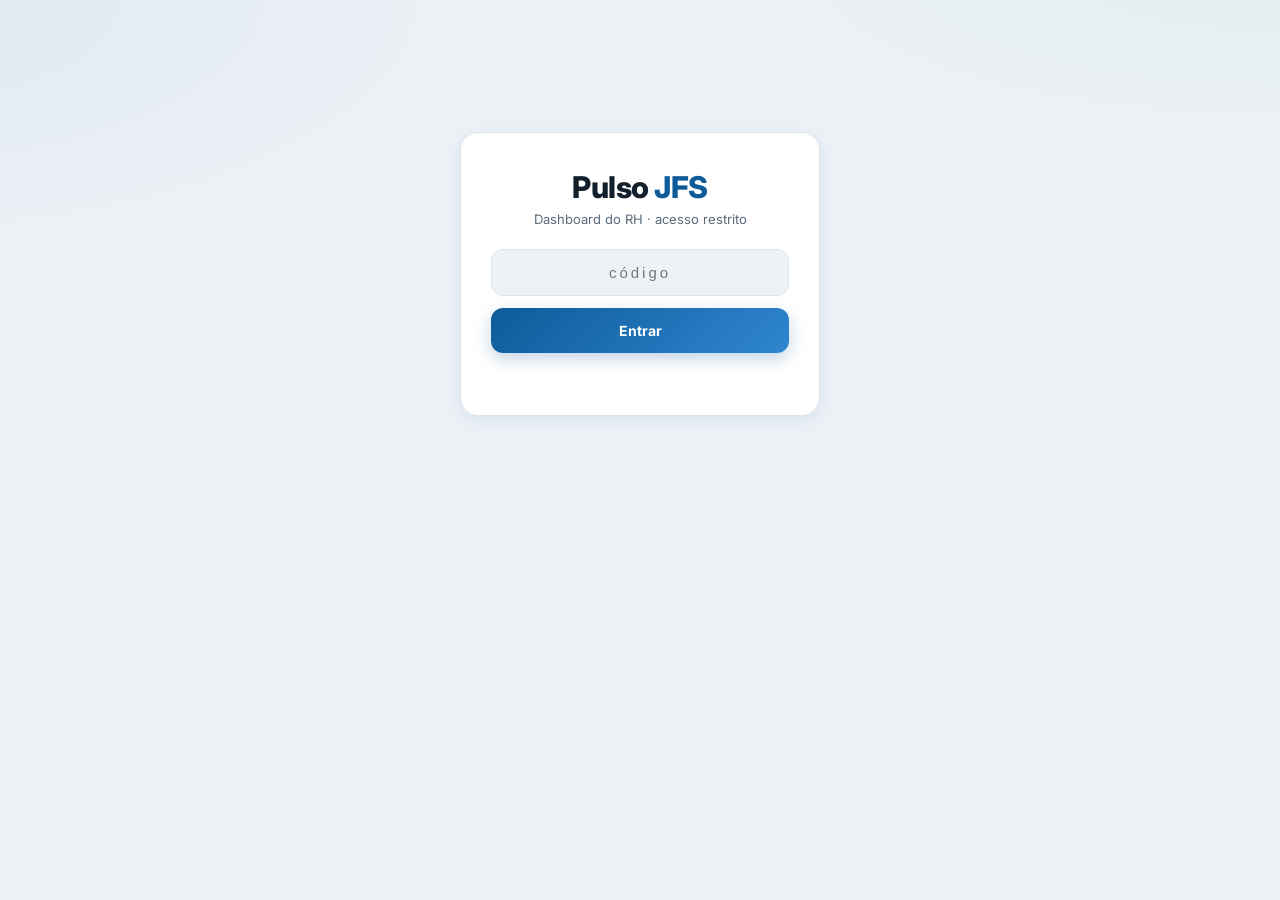
<file: dashboard (2).html>
<!DOCTYPE html>
<html lang="pt">
<head>
<meta charset="UTF-8">
<meta name="viewport" content="width=device-width, initial-scale=1, viewport-fit=cover">
<meta name="theme-color" content="#0e5b9a">
<title>Pulso JFS · Dashboard RH</title>
<style>
@import url('https://fonts.googleapis.com/css2?family=Inter:wght@400;500;600;700;800&display=swap');
*{box-sizing:border-box;margin:0;padding:0}
:root{
  --bg:#eef2f7;--surface:#fff;--surface-2:#eef2f7;--surface-3:#e4ebf2;
  --linha:#dde3ea;--linha2:#c7d0db;
  --txt:#13202c;--txt2:#5a6b7b;--txt3:#95a3b2;
  --azul:#0e5b9a;--azul-esc:#0a4576;--azul-cl:#2f86cf;--azul-bg:rgba(14,91,154,.08);
  --verde:#2e9e5b;--verde-bg:rgba(46,158,91,.10);
  --amarelo:#d1960f;--amarelo-bg:rgba(209,150,15,.12);
  --vermelho:#c64141;--vermelho-bg:rgba(198,65,65,.10);
  --sombra:0 1px 2px rgba(19,32,44,.04),0 2px 8px rgba(19,32,44,.04);
  --sombra-2:0 4px 20px rgba(14,91,154,.10);
  --sans:'Inter',system-ui,sans-serif;
}
body{font-family:var(--sans);background:
  radial-gradient(1200px 400px at 100% -5%,rgba(46,158,91,.06),transparent 60%),
  radial-gradient(1200px 500px at -10% 0%,rgba(14,91,154,.07),transparent 55%),
  var(--bg);
  color:var(--txt);-webkit-font-smoothing:antialiased;min-height:100vh}
.num{font-variant-numeric:tabular-nums;letter-spacing:-.02em}
.wrap{max-width:1200px;margin:0 auto;padding:24px 20px 70px}

/* login */
.login{max-width:360px;margin:12vh auto;text-align:center;background:var(--surface);border:1px solid var(--linha);border-radius:18px;padding:36px 30px;box-shadow:var(--sombra-2)}
.login .logo{font-size:30px;font-weight:800;margin-bottom:6px;letter-spacing:-.5px}
.login .logo span{color:var(--azul)}
.login p{color:var(--txt2);font-size:13px;margin-bottom:22px}
.login input{width:100%;padding:14px;background:var(--bg);border:1.5px solid var(--linha);border-radius:12px;color:var(--txt);font-size:15px;text-align:center;letter-spacing:3px;margin-bottom:12px}
.login input:focus{outline:none;border-color:var(--azul);background:#fff}
.login button{width:100%;padding:14px;background:linear-gradient(135deg,var(--azul),var(--azul-cl));color:#fff;border:none;border-radius:12px;font-weight:700;font-size:14px;cursor:pointer;font-family:var(--sans);box-shadow:0 6px 16px rgba(14,91,154,.25)}
.login .erro{color:var(--vermelho);font-size:12px;margin-top:10px;min-height:16px}

.painel{display:none}
.painel.on{display:block;animation:fade .35s ease}
@keyframes fade{from{opacity:0;transform:translateY(8px)}to{opacity:1;transform:none}}

/* header */
.top{display:flex;align-items:center;justify-content:space-between;padding:4px 0 18px;margin-bottom:22px;flex-wrap:wrap;gap:12px;position:relative}
.top::after{content:'';position:absolute;left:0;right:0;bottom:0;height:3px;border-radius:3px;background:linear-gradient(90deg,var(--azul),var(--verde) 70%,transparent)}
.top .logo{font-size:24px;font-weight:800;letter-spacing:-.5px}
.top .logo span{color:var(--azul)}
.top .sub{font-size:12px;color:var(--txt2);margin-top:3px}
.top-acoes{display:flex;gap:8px}
.tbtn{padding:9px 15px;background:var(--surface);border:1px solid var(--linha);border-radius:10px;color:var(--txt2);font-size:12px;font-weight:600;cursor:pointer;box-shadow:var(--sombra);transition:.15s}
.tbtn:hover{border-color:var(--azul);color:var(--azul);transform:translateY(-1px)}

/* selector de processo */
.vista-tabs{display:inline-flex;gap:4px;margin-bottom:22px;background:var(--surface);border:1px solid var(--linha);border-radius:14px;padding:5px;box-shadow:var(--sombra)}
.vista-tabs button{padding:10px 20px;border:none;border-radius:10px;background:transparent;color:var(--txt2);font-size:13px;font-weight:700;cursor:pointer;font-family:var(--sans);transition:.18s}
.vista-tabs button:hover{color:var(--azul)}
.vista-tabs button.on{background:linear-gradient(135deg,var(--azul),var(--azul-cl));color:#fff;box-shadow:0 4px 12px rgba(14,91,154,.28)}

/* KPIs */
.kpis{display:grid;grid-template-columns:repeat(4,1fr);gap:14px;margin-bottom:18px}
.kpi{position:relative;background:var(--surface);border:1px solid var(--linha);border-radius:16px;padding:18px 18px 16px;box-shadow:var(--sombra);overflow:hidden;transition:.18s}
.kpi:hover{transform:translateY(-2px);box-shadow:var(--sombra-2)}
.kpi::before{content:'';position:absolute;top:0;left:0;right:0;height:4px;background:linear-gradient(90deg,var(--azul),var(--azul-cl))}
.kpi.k-verde::before{background:linear-gradient(90deg,var(--verde),#5fc081)}
.kpi.k-amar::before{background:linear-gradient(90deg,var(--amarelo),#e8b84b)}
.kpi-top{display:flex;align-items:center;justify-content:space-between}
.kpi-lbl{font-size:11px;color:var(--txt2);text-transform:uppercase;letter-spacing:.5px;font-weight:700}
.kpi-ic{width:30px;height:30px;border-radius:9px;background:var(--azul-bg);display:flex;align-items:center;justify-content:center;color:var(--azul)}
.kpi-ic svg{width:17px;height:17px}
.kpi-num{font-size:34px;font-weight:800;margin:10px 0 2px;line-height:1}
.kpi-sub{font-size:11px;color:var(--txt3)}

/* cards */
.card{background:var(--surface);border:1px solid var(--linha);border-radius:16px;padding:20px;margin-bottom:16px;box-shadow:var(--sombra)}
.card-tit{font-size:14px;font-weight:700;margin-bottom:16px;display:flex;align-items:center;gap:9px}
.card-tit::before{content:'';width:4px;height:16px;background:linear-gradient(var(--azul),var(--azul-cl));border-radius:3px}
.card-tit .dir{margin-left:auto;display:flex;gap:6px;align-items:center}
.grid2{display:grid;grid-template-columns:1.1fr 1fr;gap:16px;margin-bottom:16px}

/* donut */
.donut-wrap{display:flex;align-items:center;gap:22px;flex-wrap:wrap}
.donut-c{position:relative;flex-shrink:0}
.donut-mid{position:absolute;inset:0;display:flex;flex-direction:column;align-items:center;justify-content:center;text-align:center}
.donut-mid .big{font-size:26px;font-weight:800;line-height:1}
.donut-mid .cap{font-size:10px;color:var(--txt2);text-transform:uppercase;letter-spacing:.5px;margin-top:3px}
.leg{display:flex;flex-direction:column;gap:9px;flex:1;min-width:150px}
.leg-row{display:flex;align-items:center;gap:9px;font-size:12px}
.leg-dot{width:11px;height:11px;border-radius:3px;flex-shrink:0}
.leg-nm{color:var(--txt2)}
.leg-val{margin-left:auto;font-weight:700}

/* segmented */
.seg{display:inline-flex;border:1px solid var(--linha);border-radius:9px;overflow:hidden;background:var(--bg)}
.seg button{padding:6px 12px;background:transparent;border:none;font-size:11px;font-weight:700;color:var(--txt2);cursor:pointer;font-family:var(--sans)}
.seg button.on{background:var(--azul);color:#fff}

/* adesão bars */
.uni-row{display:grid;grid-template-columns:150px 1fr 66px;gap:12px;align-items:center;padding:7px 0;font-size:12px}
.uni-nome{color:var(--txt2);white-space:nowrap;overflow:hidden;text-overflow:ellipsis}
.bar{height:10px;background:var(--surface-2);border-radius:6px;overflow:hidden}
.bar-fill{height:100%;border-radius:6px;transition:width .6s cubic-bezier(.2,.8,.2,1)}
.uni-pct{font-weight:700;text-align:right}

/* filtros (matriz + faltam) */
.ctrls{display:flex;gap:10px;align-items:center;margin-bottom:14px;flex-wrap:wrap}
.ctrls input,.ctrls select{padding:10px 13px;border:1.5px solid var(--linha);border-radius:10px;background:var(--bg);color:var(--txt);font-size:13px;font-family:var(--sans)}
.ctrls input{flex:1;min-width:200px}
.ctrls input:focus,.ctrls select:focus{outline:none;border-color:var(--azul);background:#fff}
.ctrls .conta{font-size:12px;color:var(--txt2);margin-left:auto;font-weight:600}

/* chips de canal */
.chips{display:flex;gap:8px;flex-wrap:wrap;margin-bottom:14px}
.chip{display:flex;align-items:center;gap:7px;padding:8px 13px;border-radius:11px;font-size:12px;font-weight:600;border:1px solid var(--linha);background:var(--surface);cursor:pointer;transition:.15s}
.chip:hover{transform:translateY(-1px)}
.chip b{font-weight:800}
.chip.on{border-color:var(--azul);box-shadow:0 0 0 1.5px var(--azul)}
.chip .cdot{width:9px;height:9px;border-radius:50%}

/* tabelas */
.tbl-scroll{overflow-x:auto}
table.matriz{width:100%;border-collapse:collapse;font-size:12px;min-width:780px}
table.matriz th{text-align:left;padding:10px 9px;border-bottom:2px solid var(--linha);color:var(--txt2);font-weight:700;font-size:11px;white-space:nowrap;position:sticky;top:0;background:var(--surface)}
table.matriz td{padding:10px 9px;border-bottom:1px solid var(--linha);white-space:nowrap}
table.matriz th.n,table.matriz td.n{text-align:center}
table.matriz tr.linha{cursor:pointer;transition:.12s}
table.matriz tr.linha:hover{background:var(--azul-bg)}
.pill{display:inline-block;padding:3px 10px;border-radius:20px;font-size:10px;font-weight:700;color:#fff}
.nivel{font-size:10px;color:var(--txt2);background:var(--surface-2);border-radius:6px;padding:3px 8px;font-weight:600}
.detalhe td{background:var(--bg);padding:0}
.detalhe-in{padding:14px}
table.sub{width:100%;border-collapse:collapse;font-size:11px}
table.sub th,table.sub td{padding:7px 8px;border-bottom:1px solid var(--linha);text-align:center}
table.sub th{color:var(--txt2);font-weight:700}
table.sub th:first-child,table.sub td:first-child{text-align:left;color:var(--txt2)}

/* heatmap */
.heat-scroll{overflow-x:auto}
.heat{display:grid;gap:4px;font-size:10px;min-width:680px}
.heat-hd{color:var(--txt2);padding:4px 2px;text-align:center;font-size:9px;writing-mode:vertical-rl;transform:rotate(180deg);height:96px;font-weight:600}
.heat-lbl{color:var(--txt2);padding:7px 8px;display:flex;align-items:center;font-size:11px}
.heat-cell{padding:9px 2px;text-align:center;border-radius:6px;font-weight:700;font-size:11px}

/* cortes demográficos (regra <7) */
.corte-bloco{margin-bottom:14px}
.corte-h{font-size:12px;font-weight:700;text-transform:uppercase;letter-spacing:.5px;color:var(--azul);margin:4px 0 7px}
.corte-row{display:grid;grid-template-columns:1fr 120px 52px 54px;gap:10px;align-items:center;padding:7px 10px;border:1px solid var(--linha);border-radius:9px;margin-bottom:6px;font-size:13px}
.corte-row .cg{font-weight:600}
.corte-row .cm{text-align:right;font-weight:800}
.corte-row .cn{text-align:right;color:var(--txt3);font-size:11px}
.corte-row.sup{grid-template-columns:1fr 52px auto;color:var(--txt3);background:var(--surface-2)}
.corte-row.sup .cm{font-weight:600;font-size:11px;font-style:italic}

/* dimensões clima */
.dim-acc{border:1px solid var(--linha);border-radius:12px;margin-bottom:9px;overflow:hidden}
.dim-head{display:grid;grid-template-columns:30px 1fr 150px 56px 24px;gap:10px;align-items:center;padding:12px 14px;cursor:pointer;background:var(--surface)}
.dim-head:hover{background:var(--azul-bg)}
.dim-rank{width:24px;height:24px;border-radius:7px;background:var(--azul-bg);color:var(--azul);font-weight:800;font-size:11px;display:flex;align-items:center;justify-content:center}
.dim-head .nm{font-weight:600;font-size:13px}
.dim-mini{height:8px;background:var(--surface-2);border-radius:5px;overflow:hidden}
.dim-mini i{display:block;height:100%;border-radius:5px}
.dim-head .md{font-weight:800;text-align:right}
.dim-head .ar{color:var(--txt3);text-align:center}
.dim-body{display:none;padding:4px 14px 12px;background:var(--bg)}
.dim-body.open{display:block}
.perg-row{display:grid;grid-template-columns:1fr 150px 54px;gap:10px;align-items:center;padding:7px 0;font-size:12px;border-top:1px solid var(--linha)}
.perg-row .pm{font-weight:700;text-align:right}

/* listas faltam */
.falta-lista{max-height:420px;overflow-y:auto;margin:0 -4px;padding:0 4px}
.falta-row{display:grid;grid-template-columns:1fr 130px 60px 76px;gap:10px;align-items:center;padding:10px 6px;border-radius:10px;font-size:12px}
.falta-row:nth-child(odd){background:var(--bg)}
.falta-nome{font-weight:600}
.falta-meta{font-size:11px;color:var(--txt2)}
.tag{font-size:9px;padding:3px 8px;border-radius:10px;text-align:center;font-weight:700}
.tag-email{background:var(--verde-bg);color:var(--verde)}
.tag-wa{background:var(--amarelo-bg);color:var(--amarelo)}
.tag-sem{background:var(--vermelho-bg);color:var(--vermelho)}

.coment-lista{max-height:300px;overflow-y:auto;display:flex;flex-direction:column;gap:8px}
.coment{background:var(--bg);border:1px solid var(--linha);border-left:3px solid var(--azul);border-radius:9px;padding:10px 12px;font-size:12px}

.vazio{text-align:center;padding:30px;color:var(--txt3);font-size:13px}
.loading{text-align:center;padding:70px;color:var(--txt2)}
.spin{width:34px;height:34px;border:3px solid var(--linha);border-top-color:var(--azul);border-radius:50%;margin:0 auto 14px;animation:s .7s linear infinite}
@keyframes s{to{transform:rotate(360deg)}}
.motiv-row{display:grid;grid-template-columns:210px 1fr 36px;gap:12px;align-items:center;padding:6px 0;font-size:12px}
.collapse-btn{background:none;border:none;color:var(--azul);font-size:12px;font-weight:700;cursor:pointer;font-family:var(--sans)}

@media(max-width:820px){.kpis{grid-template-columns:1fr 1fr}.grid2{grid-template-columns:1fr}}
</style>
</head>
<body>

<!-- LOGIN -->
<div class="wrap" id="tela-login">
  <div class="login">
    <div class="logo">Pulso <span>JFS</span></div>
    <p>Dashboard do RH · acesso restrito</p>
    <input type="password" id="pin" placeholder="código" maxlength="16" inputmode="numeric">
    <button onclick="entrar()">Entrar</button>
    <div class="erro" id="login-erro"></div>
  </div>
</div>

<!-- PAINEL -->
<div class="wrap painel" id="painel">
  <div class="top">
    <div>
      <div class="logo">Pulso <span>JFS</span></div>
      <div class="sub" id="top-sub">Dashboard do RH · Ciclo 2026</div>
    </div>
    <div class="top-acoes">
      <button class="tbtn" onclick="carregar()">↻ Actualizar</button>
      <button class="tbtn" onclick="sair()" id="btn-sair">Sair</button>
    </div>
  </div>
  <div id="conteudo"><div class="loading"><div class="spin"></div>A carregar dados…</div></div>
</div>

<script>
const API_URL = 'https://script.google.com/macros/s/AKfycbwd9mBgSSfNix5LyWzfqAvbU_HZ2vppUUkckbgj8iJXGOp7nCBfJeKd0n_tm6yR-dQ5/exec';
let PIN='', RH='', DADOS=null, vista='desempenho', faixaModo='global';

// login automático pelo link das líderes
(function(){
  const u=new URL(location.href); RH=u.searchParams.get('rh')||'';
  if(RH){ document.getElementById('tela-login').style.display='none';
    document.getElementById('painel').classList.add('on');
    document.getElementById('btn-sair').style.display='none'; carregar(); }
})();

function entrar(){ PIN=document.getElementById('pin').value.trim(); if(!PIN) return;
  document.getElementById('login-erro').textContent='';
  document.getElementById('tela-login').style.display='none';
  document.getElementById('painel').classList.add('on'); carregar(); }
function sair(){ PIN=''; document.getElementById('painel').classList.remove('on');
  document.getElementById('tela-login').style.display='block'; document.getElementById('pin').value=''; }
document.getElementById('pin').addEventListener('keydown',e=>{ if(e.key==='Enter') entrar(); });

function apiUrlValida(){return /^https:\/\/script\.google\.com\/macros\/s\/.+\/exec$/.test(API_URL);}
async function carregar(){
  document.getElementById('conteudo').innerHTML='<div class="loading"><div class="spin"></div>A carregar dados…</div>';
  if(!apiUrlValida()){ document.getElementById('conteudo').innerHTML='<div class="vazio">Configuração em falta: o endereço do servidor (API_URL) não está correto neste ficheiro.</div>'; return; }
  try{
    const u=new URL(API_URL); u.searchParams.set('action','dashboard');
    if(PIN) u.searchParams.set('pin',PIN); if(RH) u.searchParams.set('rh',RH);
    const r=await fetch(u.toString()); const d=await r.json();
    if(!d.ok){
      if(d.error==='pin_invalido'){
        if(RH){ document.getElementById('conteudo').innerHTML='<div class="vazio">Link de acesso inválido. Contacte o administrador do RH.</div>'; return; }
        sair(); document.getElementById('login-erro').textContent='Código incorrecto.'; return;
      }
      throw new Error(d.error||'erro');
    }
    DADOS=d; render(d);
  }catch(e){ document.getElementById('conteudo').innerHTML='<div class="vazio">Não foi possível carregar. Verifique a ligação e tente novamente.</div>'; }
}

/* ---------- helpers ---------- */
function corPct(p){return p>=70?'var(--verde)':p>=40?'var(--amarelo)':'var(--vermelho)';}
function corNotaFundo(v){
  if(v===null||v===undefined)return 'background:var(--surface-2);color:var(--txt3)';
  if(v>=3.5)return 'background:var(--verde);color:#fff';
  if(v>=2.5)return 'background:#79c48f;color:#10351f';
  if(v>=1.5)return 'background:var(--amarelo);color:#fff';
  return 'background:var(--vermelho);color:#fff';
}
function corFaixa(f){return {'Excede à expectativa':'var(--verde)','Atende à expectativa':'#79c48f','Abaixo da expectativa':'var(--amarelo)','Insatisfatório':'var(--vermelho)'}[f]||'var(--txt3)';}
function cel(v){return v===null||v===undefined?'–':Number(v).toFixed(2);}
function esc(s){return (''+s).replace(/</g,'&lt;');}
const IC={
  pessoas:'<svg viewBox="0 0 24 24" fill="none" stroke="currentColor" stroke-width="2"><path d="M16 21v-2a4 4 0 0 0-4-4H6a4 4 0 0 0-4 4v2"/><circle cx="9" cy="7" r="4"/><path d="M22 21v-2a4 4 0 0 0-3-3.87"/></svg>',
  check:'<svg viewBox="0 0 24 24" fill="none" stroke="currentColor" stroke-width="2"><path d="M22 11.08V12a10 10 0 1 1-5.93-9.14"/><path d="M22 4 12 14.01l-3-3"/></svg>',
  inbox:'<svg viewBox="0 0 24 24" fill="none" stroke="currentColor" stroke-width="2"><path d="M22 12h-6l-2 3h-4l-2-3H2"/><path d="M5.45 5.11 2 12v6a2 2 0 0 0 2 2h16a2 2 0 0 0 2-2v-6l-3.45-6.89A2 2 0 0 0 16.76 4H7.24a2 2 0 0 0-1.79 1.11z"/></svg>',
  trophy:'<svg viewBox="0 0 24 24" fill="none" stroke="currentColor" stroke-width="2"><path d="M6 9H4.5a2.5 2.5 0 0 1 0-5H6"/><path d="M18 9h1.5a2.5 2.5 0 0 0 0-5H18"/><path d="M4 22h16"/><path d="M10 14.66V17c0 .55-.47.98-.97 1.21C7.85 18.75 7 20.24 7 22"/><path d="M14 14.66V17c0 .55.47.98.97 1.21C16.15 18.75 17 20.24 17 22"/><path d="M18 2H6v7a6 6 0 0 0 12 0V2Z"/></svg>',
  chat:'<svg viewBox="0 0 24 24" fill="none" stroke="currentColor" stroke-width="2"><path d="M21 15a2 2 0 0 1-2 2H7l-4 4V5a2 2 0 0 1 2-2h14a2 2 0 0 1 2 2z"/></svg>',
  star:'<svg viewBox="0 0 24 24" fill="none" stroke="currentColor" stroke-width="2"><polygon points="12 2 15.09 8.26 22 9.27 17 14.14 18.18 21.02 12 17.77 5.82 21.02 7 14.14 2 9.27 8.91 8.26 12 2"/></svg>',
  layers:'<svg viewBox="0 0 24 24" fill="none" stroke="currentColor" stroke-width="2"><polygon points="12 2 2 7 12 12 22 7 12 2"/><polyline points="2 17 12 22 22 17"/><polyline points="2 12 12 17 22 12"/></svg>'
};
function kpi(cls,ic,lbl,num,sub){
  return `<div class="kpi ${cls||''}"><div class="kpi-top"><div class="kpi-lbl">${lbl}</div><div class="kpi-ic">${IC[ic]||''}</div></div>
    <div class="kpi-num num">${num}</div><div class="kpi-sub">${sub}</div></div>`;
}
function donut(segs,size,stroke){
  size=size||150; stroke=stroke||24;
  const r=(size-stroke)/2, cx=size/2, cy=size/2, C=2*Math.PI*r;
  const total=segs.reduce((a,s)=>a+s.value,0);
  let off=0, circ='';
  if(total>0){ segs.forEach(s=>{ if(s.value<=0) return; const len=C*s.value/total;
    circ+=`<circle cx="${cx}" cy="${cy}" r="${r}" fill="none" stroke="${s.color}" stroke-width="${stroke}" stroke-linecap="butt" stroke-dasharray="${len} ${C-len}" stroke-dashoffset="${-off}" transform="rotate(-90 ${cx} ${cy})"/>`; off+=len; });
  } else circ=`<circle cx="${cx}" cy="${cy}" r="${r}" fill="none" stroke="var(--surface-2)" stroke-width="${stroke}"/>`;
  return `<svg width="${size}" height="${size}" viewBox="0 0 ${size} ${size}">${circ}</svg>`;
}

/* ---------- render ---------- */
function render(d){
  const k=d.kpis;
  let h='';
  h+=`<div class="vista-tabs">
    <button id="vt-desempenho" class="${vista==='desempenho'?'on':''}" onclick="setVista('desempenho')">Avaliação de Desempenho</button>
    <button id="vt-metas" class="${vista==='metas'?'on':''}" onclick="setVista('metas')">Metas</button>
    <button id="vt-clima" class="${vista==='clima'?'on':''}" onclick="setVista('clima')">Pesquisa de Satisfação</button>
  </div>`;

  /* ===== DESEMPENHO ===== */
  h+=`<div id="vista-desempenho" style="display:${vista==='desempenho'?'block':'none'}">`;
  h+=`<div class="kpis">
    ${kpi('','pessoas','Elegíveis',k.elegiveis,'colaboradores')}
    ${kpi('','check','Autoavaliações',k.autoavaliacoes,k.pctAdesao+'% de adesão')}
    ${kpi('k-amar','inbox','Avaliações recebidas',k.avaliacoes,'submetidas')}
    ${kpi('k-verde','trophy','Resultados',k.consolidados,'com nota final')}
  </div>`;

  // linha: donut faixas + anel adesão
  h+='<div class="grid2">';
  h+=`<div class="card"><div class="card-tit">Distribuição das notas finais
      <div class="dir seg">
        <button id="seg-global" class="${faixaModo==='global'?'on':''}" onclick="setFaixa('global')">Global</button>
        <button id="seg-gestor" class="${faixaModo==='gestor'?'on':''}" onclick="setFaixa('gestor')">Gestores</button>
        <button id="seg-nao" class="${faixaModo==='nao'?'on':''}" onclick="setFaixa('nao')">Não-gestores</button>
      </div></div><div id="faixas-box">${faixasHTML(d)}</div></div>`;
  h+=`<div class="card"><div class="card-tit">Adesão global</div>${adesaoHTML(d)}</div>`;
  h+='</div>';

  // matriz
  h+=`<div class="card"><div class="card-tit">Matriz de resultados por colaborador
    <div class="dir"><button class="tbtn" onclick="exportarCSV()">⭳ Exportar CSV</button></div></div>`;
  if(d.matriz && d.matriz.length){
    h+=`<div class="ctrls">
      <input id="m-busca" placeholder="🔍  Pesquisar por nome ou cargo…" oninput="filtrarMatriz()">
      <select id="m-unidade" onchange="filtrarMatriz()"><option value="">Todas as unidades</option></select>
      <span class="conta" id="m-conta"></span></div>`;
    h+='<div class="tbl-scroll"><table class="matriz"><thead><tr>'+
       '<th>Colaborador</th><th>Unidade</th><th class="n">Nível</th>'+
       '<th class="n">Auto</th><th class="n">Gestor</th><th class="n">Pares</th><th class="n">Clientes</th><th class="n">Liderados</th>'+
       '<th class="n">Final</th><th>Classificação</th></tr></thead><tbody id="matriz-body"></tbody></table></div>';
    h+='<div class="falta-meta" style="margin-top:10px">Clique num colaborador para ver o detalhe por competência · ponderação IT_RH_28 (autoavaliação com peso 0).</div>';
  } else h+='<div class="vazio">Ainda sem resultados. Assim que chegarem autoavaliações e avaliações, a matriz aparece aqui.</div>';
  h+='</div>';

  // heatmaps (recolhíveis)
  h+=heatmapHTML('Mapa de calor · autoavaliação de GESTORES','hg',d.heatGestor,d.compsGestor);
  h+=heatmapHTML('Mapa de calor · autoavaliação de NÃO-GESTORES','hn',d.heatNaoGestor,d.compsNaoGestor);

  // quem falta (com filtros)
  h+=`<div class="card"><div class="card-tit">Ainda não fizeram a autoavaliação</div>`;
  if(d.faltam && d.faltam.length){
    h+=`<div class="chips" id="falta-chips"></div>`;
    h+=`<div class="ctrls">
      <input id="f-busca" placeholder="🔍  Pesquisar por nome ou cargo…" oninput="filtrarFaltam()">
      <select id="f-unidade" onchange="filtrarFaltam()"><option value="">Todas as unidades</option></select>
      <select id="f-canal" onchange="filtrarFaltam()">
        <option value="">Todos os canais</option><option value="Email">Email</option><option value="WhatsApp">WhatsApp</option><option value="__sem">Sem canal</option>
      </select>
      <span class="conta" id="f-conta"></span></div>`;
    h+=`<div class="falta-lista" id="falta-body"></div>`;
  } else h+='<div class="vazio">Toda a gente respondeu. 🎉</div>';
  h+='</div>';
  h+=`</div>`; // fim desempenho

  /* ===== CLIMA ===== */
  h+=`<div id="vista-clima" style="display:${vista==='clima'?'block':'none'}">`;
  if(d.clima){
    const dims=d.clima.dimensoes||[];
    const vals=dims.map(x=>x.media).filter(v=>v!==null&&v!==undefined);
    const geral=vals.length?(vals.reduce((a,b)=>a+b,0)/vals.length):null;
    const part=d.clima.participacao;
    h+=`<div class="kpis">
      ${kpi('','chat','Respostas',part?part.responderam:d.clima.total,part?(part.pct+'% de adesão ('+part.responderam+'/'+part.universo+')'):'pesquisas submetidas')}
      ${kpi('k-verde','star','Média geral',geral===null?'–':geral.toFixed(2),'escala 1 a 4')}
      ${kpi('','layers','Dimensões',dims.length,'avaliadas')}
      ${kpi('k-amar','inbox','Comentários',(d.clima.comentarios||[]).length,'sugestões abertas')}
    </div>`;
    if(d.clima.total>0){
      h+=`<div class="ctrls" style="justify-content:flex-end;margin-bottom:2px">
        <button class="tbtn" onclick="exportarClimaCSV()">⭳ Exportar resultados</button>
        <button class="tbtn" onclick="exportarComentariosCSV()">⭳ Exportar comentários</button></div>`;
      // donut de sentimento + barras por dimensão lado a lado
      const favor=[], contra=[]; // favoráveis (>=3) vs desfavoráveis (<3) por média de dimensão
      let nFav=0,nDes=0; dims.forEach(x=>{ if(x.media===null)return; if(x.media>=3)nFav++; else nDes++; });
      h+='<div class="grid2">';
      h+=`<div class="card"><div class="card-tit">Clima por dimensão</div>
        <div class="donut-wrap">
          <div class="donut-c" style="width:150px;height:150px">${donut([{value:nFav,color:'var(--verde)'},{value:nDes,color:'var(--amarelo)'}])}
            <div class="donut-mid"><div class="big num" style="color:var(--verde)">${nFav}/${nFav+nDes}</div><div class="cap">dimensões<br>favoráveis</div></div>
          </div>
          <div class="leg">
            <div class="leg-row"><span class="leg-dot" style="background:var(--verde)"></span><span class="leg-nm">Favorável (média ≥ 3,0)</span><span class="leg-val">${nFav}</span></div>
            <div class="leg-row"><span class="leg-dot" style="background:var(--amarelo)"></span><span class="leg-nm">A melhorar (média &lt; 3,0)</span><span class="leg-val">${nDes}</span></div>
          </div>
        </div></div>`;
      h+=`<div class="card"><div class="card-tit">Média geral</div>${medidorClima(geral)}</div>`;
      h+='</div>';

      // dimensões (accordion com mini-barra + ranking)
      h+=`<div class="card"><div class="card-tit">Resultados por dimensão <span class="dir falta-meta">clique para ver as perguntas</span></div>`;
      const ord=dims.map((x,i)=>({x,i})).sort((a,b)=>(b.x.media||0)-(a.x.media||0));
      ord.forEach((o,rank)=>{
        const dim=o.x, di=o.i, v=dim.media, pct=v?(v/4*100):0;
        const cor=v===null?'var(--txt3)':v>=3?'var(--verde)':v>=2.5?'#79c48f':v>=2?'var(--amarelo)':'var(--vermelho)';
        const num=['I','II','III','IV','V','VI','VII'][di];
        const perg=(d.clima.perguntas||[]).filter(p=>p.dim===num);
        h+=`<div class="dim-acc"><div class="dim-head" onclick="toggleDim(${di})">
          <div class="dim-rank">${rank+1}</div><div class="nm">${dim.nome}</div>
          <div class="dim-mini"><i style="width:${pct}%;background:${cor}"></i></div>
          <div class="md num" style="color:${cor}">${v===null?'–':v.toFixed(2)}</div>
          <div class="ar" id="ar-${di}">▸</div></div>
          <div class="dim-body" id="dimb-${di}">`;
        perg.forEach(p=>{ const pc=p.media===null?'var(--txt3)':p.media>=3?'var(--verde)':p.media>=2.5?'#5a9e74':p.media>=2?'var(--amarelo)':'var(--vermelho)';
          const pp=p.media?(p.media/4*100):0;
          h+=`<div class="perg-row"><div>${esc(p.texto)}</div><div class="dim-mini"><i style="width:${pp}%;background:${pc}"></i></div><div class="pm num" style="color:${pc}">${p.media===null?'–':p.media.toFixed(2)}</div></div>`;
        });
        h+='</div></div>';
      });
      h+='</div>';

      // motivos
      if(d.clima.motivosTop && d.clima.motivosTop.length){
        const max=Math.max.apply(null,d.clima.motivosTop.map(m=>m.n));
        h+='<div class="card"><div class="card-tit">Fatores de motivação mais citados</div>';
        d.clima.motivosTop.forEach(m=>{ const pct=max?Math.round(m.n/max*100):0;
          h+=`<div class="motiv-row"><span class="falta-meta" style="color:var(--txt)">${esc(m.motivo)}</span>
            <div class="bar"><div class="bar-fill" style="width:${pct}%;background:linear-gradient(90deg,var(--azul),var(--azul-cl))"></div></div>
            <span class="uni-pct num">${m.n}</span></div>`; });
        h+='</div>';
      }
      // comentários
      if(d.clima.comentarios && d.clima.comentarios.length){
        h+=`<div class="card"><div class="card-tit">Sugestões e comentários (${d.clima.comentarios.length})</div><div class="coment-lista">`;
        d.clima.comentarios.forEach(c=>{ h+=`<div class="coment">${esc(c)}</div>`; });
        h+='</div></div>';
      }
      // cortes demográficos (secção "Sobre si") — regra de anonimato: grupos < limiar não são divulgados
      if(d.clima.cortes){
        const C=d.clima.cortes;
        const grupos=[['Área de negócio','area'],['Unidade','unidade'],['Antiguidade','antiguidade'],['Idade','idade'],['Género','genero']];
        h+=`<div class="card"><div class="card-tit">Resultados por grupo <span class="dir falta-meta">média e nº de respostas (n) por grupo</span></div>`;
        let algum=false;
        grupos.forEach(gr=>{
          const arr=C[gr[1]]||[]; if(!arr.length) return; algum=true;
          h+=`<div class="corte-bloco"><div class="corte-h">${gr[0]}</div>`;
          arr.forEach(g=>{
            if(g.suprimido){
              h+=`<div class="corte-row sup"><span class="cg">${esc(g.grupo)}</span><span class="cn">n=${g.n}</span><span class="cm">protegido (&lt;${C.limiar})</span></div>`;
            } else {
              const v=g.media, cor=v>=3?'var(--verde)':v>=2.5?'#79c48f':v>=2?'var(--amarelo)':'var(--vermelho)', pct=v?(v/4*100):0;
              h+=`<div class="corte-row"><span class="cg">${esc(g.grupo)}</span><div class="dim-mini"><i style="width:${pct}%;background:${cor}"></i></div><span class="cm num" style="color:${cor}">${v.toFixed(2)}</span><span class="cn">n=${g.n}</span></div>`;
            }
          });
          h+='</div>';
        });
        if(!algum) h+='<div class="vazio">Sem dados demográficos suficientes.</div>';
        h+='</div>';
      }
    } else h+='<div class="card"><div class="vazio">Ainda sem respostas de clima.</div></div>';
    // quem ainda não respondeu (anónimo — só participação por token)
    if(d.clima.participacao){
      const p=d.clima.participacao;
      h+=`<div class="card"><div class="card-tit">Quem ainda não respondeu · ${(p.naoResponderam!=null?p.naoResponderam:(p.universo-p.responderam))} de ${p.universo} <span class="dir falta-meta">${p.responderam} já responderam (${p.pct}%)</span></div>`;
      if(p.faltam && p.faltam.length){
        h+=`<div class="ctrls">
          <input id="cf-busca" placeholder="🔍  Pesquisar por nome ou cargo…" oninput="filtrarClimaFaltam()">
          <select id="cf-unidade" onchange="filtrarClimaFaltam()"><option value="">Todas as unidades</option></select>
          <select id="cf-canal" onchange="filtrarClimaFaltam()"><option value="">Todos os canais</option><option value="Email">Email</option><option value="WhatsApp">WhatsApp</option><option value="__sem">Sem canal</option></select>
          <span class="conta" id="cf-conta"></span></div>`;
        h+=`<div class="falta-lista" id="clima-falta-body"></div>`;
      } else h+='<div class="vazio">Toda a gente respondeu. 🎉</div>';
      h+='</div>';
    }
  }
  h+=`</div>`; // fim clima

  /* ===== METAS ===== */
  h+=`<div id="vista-metas" style="display:${vista==='metas'?'block':'none'}">`;
  if(d.metas){
    const m=d.metas;
    h+=`<div class="kpis">
      ${kpi('','trophy','Fase',faseLabel(m.fase),'ciclo '+m.ciclo)}
      ${kpi('','layers','Metas definidas',m.definidos+'/'+m.elegiveis,'colaboradores')}
      ${kpi('k-amar','check','Aceites',m.aceites,'pelos colaboradores')}
      ${kpi('k-verde','star','Avaliados',m.avaliados,'com resultado')}
    </div>`;
    const nomes=['Supera as expectativas','Atende as expectativas','Parcialmente atinge as expectativas','Insatisfatório','Deficiente / Não atingiu'];
    const total=nomes.reduce((a,n)=>a+(m.faixas[n]||0),0);
    h+='<div class="grid2"><div class="card"><div class="card-tit">Distribuição do atingimento</div>';
    if(total){
      const segs=nomes.map(n=>({value:m.faixas[n]||0,color:corClasMeta(n)}));
      let leg=''; nomes.forEach(n=>{const v=m.faixas[n]||0,pc=Math.round(v/total*100); if(v||true) leg+=`<div class="leg-row"><span class="leg-dot" style="background:${corClasMeta(n)}"></span><span class="leg-nm">${n}</span><span class="leg-val">${v} · ${pc}%</span></div>`;});
      h+=`<div class="donut-wrap"><div class="donut-c" style="width:150px;height:150px">${donut(segs)}<div class="donut-mid"><div class="big num">${total}</div><div class="cap">avaliados</div></div></div><div class="leg">${leg}</div></div>`;
    } else h+='<div class="vazio">Ainda sem avaliações de metas.</div>';
    h+='</div>';
    const pbar=(lbl,val,tot)=>{const p=tot?Math.round(val/tot*100):0;return `<div class="uni-row"><span class="uni-nome">${lbl}</span><div class="bar"><div class="bar-fill" style="width:${p}%;background:linear-gradient(90deg,var(--azul),var(--azul-cl))"></div></div><span class="uni-pct num">${val}/${tot}</span></div>`;};
    h+=`<div class="card"><div class="card-tit">Progresso do ciclo</div>${pbar('Metas definidas',m.definidos,m.elegiveis)}${pbar('Aceites pelo colaborador',m.aceites,m.elegiveis)}${pbar('Avaliados',m.avaliados,m.elegiveis)}</div>`;
    h+='</div>';
    h+='<div class="card"><div class="card-tit">Metas por colaborador</div>';
    if(m.lista && m.lista.length){
      h+=`<div class="ctrls"><input id="mt-busca" placeholder="🔍  Pesquisar por nome ou cargo…" oninput="filtrarMetas()"><select id="mt-unidade" onchange="filtrarMetas()"><option value="">Todas as unidades</option></select><span class="conta" id="mt-conta"></span></div>`;
      h+='<div class="tbl-scroll"><table class="matriz"><thead><tr><th>Colaborador</th><th>Unidade</th><th>Gestor</th><th class="n">Metas</th><th class="n">Aceite</th><th class="n">Compet.</th><th class="n">Atingimento</th><th>Classificação</th></tr></thead><tbody id="metas-body"></tbody></table></div>';
    } else h+='<div class="vazio">Sem colaboradores elegíveis a metas (lideranças e níveis V+).</div>';
    h+='</div>';
  } else h+='<div class="card"><div class="vazio">Módulo de metas ainda não configurado.</div></div>';
  h+=`</div>`; // fim metas

  document.getElementById('conteudo').innerHTML=h;
  preencherFiltros();
  filtrarMatriz();
  filtrarFaltam();
  filtrarMetas();
  filtrarClimaFaltam();
}
function filtrarClimaFaltam(){
  const body=document.getElementById('clima-falta-body'); if(!body||!DADOS||!DADOS.clima||!DADOS.clima.participacao) return;
  const lista=DADOS.clima.participacao.faltam||[];
  const be=document.getElementById('cf-busca'), se=document.getElementById('cf-unidade'), ce=document.getElementById('cf-canal');
  const q=(be?be.value:'').toLowerCase().trim(), uni=se?se.value:'', canal=ce?ce.value:'';
  let n=0,out='';
  lista.forEach(p=>{
    if(q && (p.nome||'').toLowerCase().indexOf(q)<0 && (p.cargo||'').toLowerCase().indexOf(q)<0) return;
    if(uni && p.unidade!==uni) return;
    if(canal==='__sem'){ if(p.canal==='Email'||p.canal==='WhatsApp') return; } else if(canal && p.canal!==canal) return;
    n++;
    const tag=p.canal==='Email'?'<span class="tag tag-email">email</span>':p.canal==='WhatsApp'?'<span class="tag tag-wa">whatsapp</span>':'<span class="tag tag-sem">sem canal</span>';
    out+=`<div class="falta-row"><div><div class="falta-nome">${p.nome}</div><div class="falta-meta">${p.cargo||''}</div></div><span class="falta-meta">${p.unidade||''}</span><span class="falta-meta"></span>${tag}</div>`;
  });
  body.innerHTML=out||'<div class="vazio">Ninguém corresponde a este filtro.</div>';
  const tot=(DADOS.clima.participacao.faltamTotal!=null?DADOS.clima.participacao.faltamTotal:lista.length);
  const c=document.getElementById('cf-conta'); if(c) c.textContent=n+' de '+tot+' por responder'+(lista.length<tot?' · lista limitada a '+lista.length:'');
}
function faseLabel(f){return {definicao:'Definição',acompanhamento:'Acompanh.',avaliacao:'Avaliação'}[f]||f;}
function corClasMeta(c){return {'Supera as expectativas':'var(--verde)','Atende as expectativas':'#5fc081','Parcialmente atinge as expectativas':'#79c48f','Insatisfatório':'var(--amarelo)','Deficiente / Não atingiu':'var(--vermelho)'}[c]||'var(--txt3)';}
function filtrarMetas(){
  const body=document.getElementById('metas-body'); if(!body||!DADOS||!DADOS.metas||!DADOS.metas.lista) return;
  const be=document.getElementById('mt-busca'), se=document.getElementById('mt-unidade');
  const q=(be?be.value:'').toLowerCase().trim(), uni=se?se.value:'';
  let n=0,out='';
  DADOS.metas.lista.forEach(p=>{
    if(q && (p.nome||'').toLowerCase().indexOf(q)<0 && (p.cargo||'').toLowerCase().indexOf(q)<0) return;
    if(uni && p.unidade!==uni) return; n++;
    const pct=p.pct!=null?Math.round(p.pct*100)+'%':'–';
    const aceite=p.aceite?'<span style="color:var(--verde);font-weight:700">sim</span>':'<span style="color:var(--amarelo);font-weight:700">não</span>';
    const cls=(p.classificacao&&p.classificacao!=='—')?`<span class="pill" style="background:${corClasMeta(p.classificacao)}">${p.classificacao}</span>`:'<span class="falta-meta">—</span>';
    out+=`<tr><td><b>${p.nome}</b><div class="falta-meta">${p.cargo||''}</div></td><td class="falta-meta">${p.unidade||''}</td><td class="falta-meta">${p.gestor||''}</td><td class="n num">${p.nMetas}</td><td class="n">${aceite}</td><td class="n num">${p.notaComp!=null?p.notaComp.toFixed(2):'–'}</td><td class="n num" style="font-weight:800">${pct}</td><td>${cls}</td></tr>`;
  });
  body.innerHTML=out||'<tr><td colspan="8"><div class="vazio">Ninguém corresponde à pesquisa.</div></td></tr>';
  const c=document.getElementById('mt-conta'); if(c) c.textContent=n+' de '+DADOS.metas.lista.length;
}

/* ---------- vistas ---------- */
function setVista(v){ vista=v;
  ['desempenho','metas','clima'].forEach(x=>{
    const el=document.getElementById('vista-'+x); if(el) el.style.display=(x===v?'block':'none');
    const bt=document.getElementById('vt-'+x); if(bt) bt.className=(x===v?'on':'');
  });
  window.scrollTo({top:0,behavior:'smooth'});
}

/* ---------- faixas (donut) ---------- */
function faixasHTML(d){
  const mapa={global:d.faixas,gestor:d.faixasGestor,nao:d.faixasNaoGestor};
  const f=mapa[faixaModo]||d.faixas;
  const nomes=['Excede à expectativa','Atende à expectativa','Abaixo da expectativa','Insatisfatório'];
  const total=nomes.reduce((a,n)=>a+(f[n]||0),0);
  if(!total) return '<div class="vazio">Ainda sem notas finais neste grupo.</div>';
  const segs=nomes.map(n=>({value:f[n]||0,color:corFaixa(n)}));
  let leg='';
  nomes.forEach(n=>{ const v=f[n]||0, pct=Math.round(v/total*100);
    leg+=`<div class="leg-row"><span class="leg-dot" style="background:${corFaixa(n)}"></span><span class="leg-nm">${n}</span><span class="leg-val">${v} · ${pct}%</span></div>`; });
  return `<div class="donut-wrap">
    <div class="donut-c" style="width:150px;height:150px">${donut(segs)}
      <div class="donut-mid"><div class="big num">${total}</div><div class="cap">com nota</div></div>
    </div><div class="leg">${leg}</div></div>`;
}
function setFaixa(m){ faixaModo=m; document.getElementById('faixas-box').innerHTML=faixasHTML(DADOS);
  ['global','gestor','nao'].forEach(x=>{const b=document.getElementById('seg-'+x); if(b) b.className=(x===m?'on':'');}); }

/* ---------- adesão (anel + top/fundo) ---------- */
function adesaoHTML(d){
  const pct=d.kpis.pctAdesao||0;
  const col=corPct(pct);
  let barras='';
  const us=(d.unidades||[]).slice().sort((a,b)=>b.pct-a.pct);
  us.slice(0,6).forEach(u=>{ barras+=`<div class="uni-row"><span class="uni-nome" title="${u.unidade}">${u.unidade}</span>
    <div class="bar"><div class="bar-fill" style="width:${u.pct}%;background:${corPct(u.pct)}"></div></div>
    <span class="uni-pct num" style="color:${corPct(u.pct)}">${u.auto}/${u.eleg}</span></div>`; });
  return `<div class="donut-wrap" style="margin-bottom:14px">
    <div class="donut-c" style="width:140px;height:140px">${donut([{value:pct,color:col},{value:100-pct,color:'var(--surface-2)'}])}
      <div class="donut-mid"><div class="big num" style="color:${col}">${pct}%</div><div class="cap">responderam</div></div>
    </div>
    <div class="leg"><div class="leg-row"><span class="leg-nm">Concluíram</span><span class="leg-val">${d.kpis.autoavaliacoes}</span></div>
      <div class="leg-row"><span class="leg-nm">Em falta</span><span class="leg-val">${d.kpis.elegiveis-d.kpis.autoavaliacoes}</span></div>
      <div class="leg-row"><span class="leg-nm">Elegíveis</span><span class="leg-val">${d.kpis.elegiveis}</span></div></div>
  </div>
  <div style="font-size:11px;color:var(--txt2);font-weight:700;text-transform:uppercase;letter-spacing:.5px;margin:4px 0 6px">Melhores unidades</div>
  ${barras||'<div class="vazio">Sem dados.</div>'}`;
}

/* ---------- medidor clima ---------- */
function medidorClima(g){
  if(g===null) return '<div class="vazio">Sem dados.</div>';
  const pct=Math.round((g-1)/3*100); // 1..4 -> 0..100
  const col=g>=3?'var(--verde)':g>=2.5?'#79c48f':g>=2?'var(--amarelo)':'var(--vermelho)';
  const txt=g>=3?'Clima favorável':g>=2.5?'Clima moderado':g>=2?'Clima a melhorar':'Clima crítico';
  return `<div style="text-align:center;padding:6px 0 2px">
    <div class="num" style="font-size:46px;font-weight:800;color:${col};line-height:1">${g.toFixed(2)}<span style="font-size:20px;color:var(--txt3);font-weight:600"> / 4</span></div>
    <div style="font-weight:700;color:${col};margin:8px 0 14px">${txt}</div>
    <div class="bar" style="height:14px"><div class="bar-fill" style="width:${pct}%;background:${col}"></div></div>
    <div style="display:flex;justify-content:space-between;font-size:10px;color:var(--txt3);margin-top:6px"><span>1 Discordo totalmente</span><span>4 Concordo totalmente</span></div>
  </div>`;
}

/* ---------- heatmap recolhível ---------- */
let heatAberto={hg:true,hn:true};
function heatmapHTML(titulo,id,heat,comps){
  const aberto=heatAberto[id]!==false;
  let h=`<div class="card"><div class="card-tit">${titulo}<div class="dir"><button class="collapse-btn" id="heatbtn-${id}" onclick="toggleHeat('${id}')">${aberto?'ocultar':'mostrar'}</button></div></div>`;
  h+=`<div id="heat-${id}" style="display:${aberto?'block':'none'}">`;
  if(heat && heat.length){
    const nC=comps.length;
    h+='<div class="heat-scroll"><div class="heat" style="grid-template-columns:150px repeat('+nC+',1fr)"><div></div>';
    comps.forEach(c=>h+=`<div class="heat-hd">${c}</div>`);
    heat.forEach(row=>{ h+=`<div class="heat-lbl">${row.unidade}</div>`;
      row.medias.forEach(v=>{ h+=`<div class="heat-cell num" style="${corNotaFundo(v)}">${v===null?'–':v.toFixed(1)}</div>`; }); });
    h+='</div></div>';
  } else h+='<div class="vazio">Sem autoavaliações neste grupo ainda.</div>';
  h+='</div></div>'; return h;
}
function toggleHeat(id){
  const el=document.getElementById('heat-'+id); if(!el) return;
  const ab = el.style.display==='none';
  el.style.display = ab?'block':'none'; heatAberto[id]=ab;
  const btn=document.getElementById('heatbtn-'+id); if(btn) btn.textContent=ab?'ocultar':'mostrar';
}

function toggleDim(i){ const b=document.getElementById('dimb-'+i),a=document.getElementById('ar-'+i);
  const open=b.classList.toggle('open'); a.textContent=open?'▾':'▸'; }

/* ---------- filtros matriz ---------- */
function preencherFiltros(){
  if(!DADOS) return;
  const uMat=document.getElementById('m-unidade'), uFal=document.getElementById('f-unidade');
  if(uMat && DADOS.matriz){ const s={}; DADOS.matriz.forEach(p=>{if(p.unidade)s[p.unidade]=1;});
    uMat.innerHTML='<option value="">Todas as unidades</option>'+Object.keys(s).sort().map(u=>`<option>${u}</option>`).join(''); }
  if(uFal && DADOS.faltam){ const s={}; DADOS.faltam.forEach(p=>{if(p.unidade)s[p.unidade]=1;});
    uFal.innerHTML='<option value="">Todas as unidades</option>'+Object.keys(s).sort().map(u=>`<option>${u}</option>`).join(''); }
  const uMet=document.getElementById('mt-unidade');
  if(uMet && DADOS.metas && DADOS.metas.lista){ const s={}; DADOS.metas.lista.forEach(p=>{if(p.unidade)s[p.unidade]=1;});
    uMet.innerHTML='<option value="">Todas as unidades</option>'+Object.keys(s).sort().map(u=>`<option>${u}</option>`).join(''); }
  const uCf=document.getElementById('cf-unidade');
  if(uCf && DADOS.clima && DADOS.clima.participacao && DADOS.clima.participacao.faltam){ const s={}; DADOS.clima.participacao.faltam.forEach(p=>{if(p.unidade)s[p.unidade]=1;});
    uCf.innerHTML='<option value="">Todas as unidades</option>'+Object.keys(s).sort().map(u=>`<option>${u}</option>`).join(''); }
}
function filtrarMatriz(){
  const body=document.getElementById('matriz-body'); if(!body||!DADOS||!DADOS.matriz) return;
  const be=document.getElementById('m-busca'), se=document.getElementById('m-unidade');
  const q=(be?be.value:'').toLowerCase().trim(), uni=se?se.value:'';
  let n=0,out='';
  DADOS.matriz.forEach((p,i)=>{
    if(q && (p.nome||'').toLowerCase().indexOf(q)<0 && (p.cargo||'').toLowerCase().indexOf(q)<0) return;
    if(uni && p.unidade!==uni) return; n++;
    const niv=p.grupo==='gestor'?(p.metodologia||'').toString():'90º';
    out+=`<tr class="linha" onclick="toggleDet(${i})">
      <td><b>${p.nome||'—'}</b><div class="falta-meta">${p.cargo||''}</div></td>
      <td class="falta-meta">${p.unidade||''}</td><td class="n"><span class="nivel">${niv}</span></td>
      <td class="n num">${cel(p.auto)}</td><td class="n num">${cel(p.gestor)}</td><td class="n num">${cel(p.pares)}</td>
      <td class="n num">${cel(p.clientes)}</td><td class="n num">${cel(p.liderados)}</td>
      <td class="n num" style="font-weight:800">${cel(p.final)}</td>
      <td><span class="pill" style="background:${corFaixa(p.faixa)}">${p.faixa}</span></td></tr>
      <tr class="detalhe" id="det-${i}" style="display:none"><td colspan="10"><div class="detalhe-in" id="detin-${i}"></div></td></tr>`;
  });
  body.innerHTML=out||'<tr><td colspan="10"><div class="vazio">Nenhum colaborador corresponde à pesquisa.</div></td></tr>';
  const c=document.getElementById('m-conta'); if(c) c.textContent=n+' de '+DADOS.matriz.length+' colaboradores';
}
function toggleDet(i){
  const tr=document.getElementById('det-'+i); if(!tr) return;
  if(tr.style.display==='none'){ const p=DADOS.matriz[i];
    let s='<table class="sub"><thead><tr><th>Competência</th><th>Auto</th><th>Gestor</th><th>Pares</th><th>Clientes</th><th>Liderados</th><th>Ponderado</th></tr></thead><tbody>';
    p.comps.forEach(c=>{ s+=`<tr><td>${c.nome}</td><td class="num">${cel(c.auto)}</td><td class="num">${cel(c.gestor)}</td><td class="num">${cel(c.pares)}</td><td class="num">${cel(c.clientes)}</td><td class="num">${cel(c.liderados)}</td><td class="num" style="font-weight:800">${cel(c.ponderado)}</td></tr>`; });
    s+='</tbody></table>'; document.getElementById('detin-'+i).innerHTML=s; tr.style.display='table-row';
  } else tr.style.display='none';
}

/* ---------- filtros faltam ---------- */
function filtrarFaltam(){
  const body=document.getElementById('falta-body'); if(!body||!DADOS||!DADOS.faltam) return;
  // chips de canal (contagem total)
  const tot={Email:0,WhatsApp:0,__sem:0};
  DADOS.faltam.forEach(p=>{ if(p.canal==='Email')tot.Email++; else if(p.canal==='WhatsApp')tot.WhatsApp++; else tot.__sem++; });
  const chips=document.getElementById('falta-chips');
  if(chips){ const cur=document.getElementById('f-canal')?document.getElementById('f-canal').value:'';
    chips.innerHTML=
      `<div class="chip ${cur===''?'on':''}" onclick="setCanal('')"><span class="cdot" style="background:var(--txt3)"></span>Todos <b>${DADOS.faltam.length}</b></div>`+
      `<div class="chip ${cur==='Email'?'on':''}" onclick="setCanal('Email')"><span class="cdot" style="background:var(--verde)"></span>Email <b>${tot.Email}</b></div>`+
      `<div class="chip ${cur==='WhatsApp'?'on':''}" onclick="setCanal('WhatsApp')"><span class="cdot" style="background:var(--amarelo)"></span>WhatsApp <b>${tot.WhatsApp}</b></div>`+
      `<div class="chip ${cur==='__sem'?'on':''}" onclick="setCanal('__sem')"><span class="cdot" style="background:var(--vermelho)"></span>Sem canal <b>${tot.__sem}</b></div>`;
  }
  const be=document.getElementById('f-busca'), se=document.getElementById('f-unidade'), ce=document.getElementById('f-canal');
  const q=(be?be.value:'').toLowerCase().trim(), uni=se?se.value:'', canal=ce?ce.value:'';
  let n=0,out='';
  DADOS.faltam.forEach(p=>{
    if(q && (p.nome||'').toLowerCase().indexOf(q)<0 && (p.cargo||'').toLowerCase().indexOf(q)<0) return;
    if(uni && p.unidade!==uni) return;
    if(canal==='__sem'){ if(p.canal==='Email'||p.canal==='WhatsApp') return; }
    else if(canal && p.canal!==canal) return;
    n++;
    const tag=p.canal==='Email'?'<span class="tag tag-email">email</span>':p.canal==='WhatsApp'?'<span class="tag tag-wa">whatsapp</span>':'<span class="tag tag-sem">sem canal</span>';
    out+=`<div class="falta-row"><div><div class="falta-nome">${p.nome}</div><div class="falta-meta">${p.cargo||''}</div></div>
      <span class="falta-meta">${p.unidade||''}</span><span class="falta-meta">${p.metodologia||''}</span>${tag}</div>`;
  });
  body.innerHTML=out||'<div class="vazio">Ninguém corresponde a este filtro.</div>';
  const c=document.getElementById('f-conta'); if(c) c.textContent=n+' de '+DADOS.faltam.length+' por responder';
}
function setCanal(v){ const ce=document.getElementById('f-canal'); if(ce) ce.value=v; filtrarFaltam(); }

/* ---------- CSV ---------- */
function exportarCSV(){
  if(!DADOS||!DADOS.matriz) return;
  const cab=['Colaborador','Cargo','Unidade','Nivel','Auto','Gestor','Pares','Clientes','Liderados','Nota final','Classificacao','Nº avaliadores'];
  const linhas=DADOS.matriz.map(p=>[p.nome,p.cargo,p.unidade,(p.grupo==='gestor'?p.metodologia:'90º'),p.auto,p.gestor,p.pares,p.clientes,p.liderados,p.final,p.faixa,p.nAval]);
  let csv='﻿'+cab.join(';')+'\n'+linhas.map(l=>l.map(c=>c===null||c===undefined?'':('"'+String(c).replace(/"/g,'""')+'"')).join(';')).join('\n');
  const blob=new Blob([csv],{type:'text/csv;charset=utf-8;'});
  const a=document.createElement('a'); a.href=URL.createObjectURL(blob); a.download='Pulso_JFS_Matriz_Resultados.csv'; a.click();
}
function baixarCSV(nome, linhas){
  const csv='﻿'+linhas.map(l=>l.map(c=>c===null||c===undefined?'':('"'+String(c).replace(/"/g,'""')+'"')).join(';')).join('\n');
  const blob=new Blob([csv],{type:'text/csv;charset=utf-8;'});
  const a=document.createElement('a'); a.href=URL.createObjectURL(blob); a.download=nome; a.click();
}
function exportarClimaCSV(){
  if(!DADOS||!DADOS.clima) return; const d=DADOS.clima; const L=[];
  L.push(['PULSO JFS — Resultados da Pesquisa de Satisfação']);
  const p=d.participacao; if(p){ L.push(['Respostas',p.responderam,'Universo',p.universo,'Adesão %',p.pct]); }
  L.push([]); L.push(['DIMENSÃO','Média (1-4)']);
  (d.dimensoes||[]).forEach(x=>L.push([x.nome, x.media]));
  L.push([]); L.push(['PERGUNTA','Dimensão','Média (1-4)','Nº respostas']);
  (d.perguntas||[]).forEach(q=>L.push([q.texto, q.dim, q.media, q.n]));
  L.push([]); L.push(['O QUE MAIS VALORIZA','Nº de escolhas']);
  (d.motivosTop||[]).forEach(m=>L.push([m.motivo, m.n]));
  if(d.cortes){ L.push([]); L.push(['RESULTADOS POR GRUPO','Grupo','Média (1-4)','Nº respostas']);
    [['Área de negócio','area'],['Unidade','unidade'],['Antiguidade','antiguidade'],['Idade','idade'],['Género','genero']].forEach(gr=>{
      (d.cortes[gr[1]]||[]).forEach(g=>L.push([gr[0], g.grupo, g.media, g.n])); }); }
  baixarCSV('Pulso_JFS_Resultados_Clima.csv', L);
}
function exportarComentariosCSV(){
  if(!DADOS||!DADOS.clima) return; const L=[['Sugestões e comentários']];
  (DADOS.clima.comentarios||[]).forEach(c=>L.push([c]));
  baixarCSV('Pulso_JFS_Comentarios_Clima.csv', L);
}
</script>
</body>
</html>
</file>
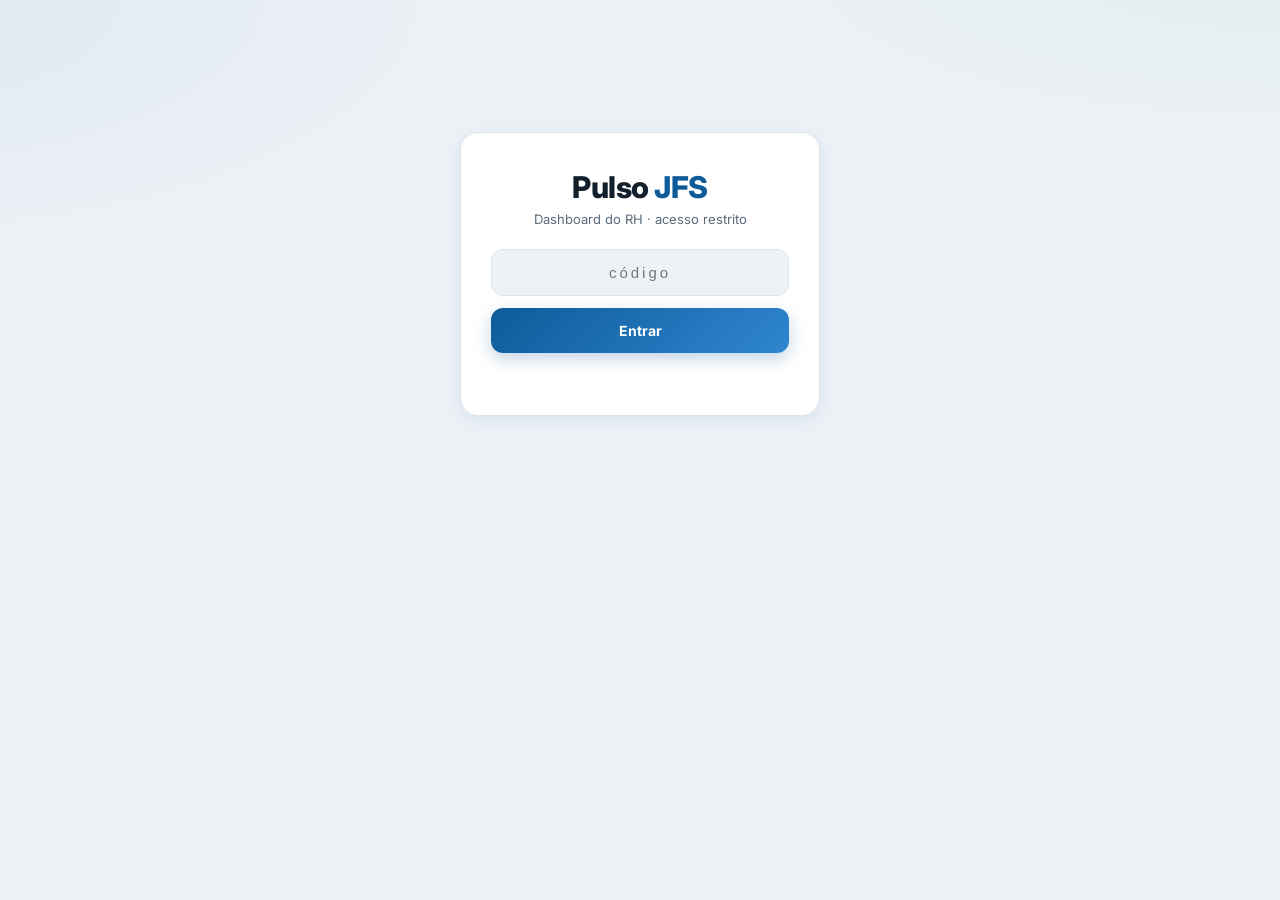
<file: dashboard (3).html>
<!DOCTYPE html>
<html lang="pt">
<head>
<meta charset="UTF-8">
<meta name="viewport" content="width=device-width, initial-scale=1, viewport-fit=cover">
<meta name="theme-color" content="#0e5b9a">
<title>Pulso JFS · Dashboard RH</title>
<style>
@import url('https://fonts.googleapis.com/css2?family=Inter:wght@400;500;600;700;800&display=swap');
*{box-sizing:border-box;margin:0;padding:0}
:root{
  --bg:#eef2f7;--surface:#fff;--surface-2:#eef2f7;--surface-3:#e4ebf2;
  --linha:#dde3ea;--linha2:#c7d0db;
  --txt:#13202c;--txt2:#5a6b7b;--txt3:#95a3b2;
  --azul:#0e5b9a;--azul-esc:#0a4576;--azul-cl:#2f86cf;--azul-bg:rgba(14,91,154,.08);
  --verde:#2e9e5b;--verde-bg:rgba(46,158,91,.10);
  --amarelo:#d1960f;--amarelo-bg:rgba(209,150,15,.12);
  --vermelho:#c64141;--vermelho-bg:rgba(198,65,65,.10);
  --sombra:0 1px 2px rgba(19,32,44,.04),0 2px 8px rgba(19,32,44,.04);
  --sombra-2:0 4px 20px rgba(14,91,154,.10);
  --sans:'Inter',system-ui,sans-serif;
}
body{font-family:var(--sans);background:
  radial-gradient(1200px 400px at 100% -5%,rgba(46,158,91,.06),transparent 60%),
  radial-gradient(1200px 500px at -10% 0%,rgba(14,91,154,.07),transparent 55%),
  var(--bg);
  color:var(--txt);-webkit-font-smoothing:antialiased;min-height:100vh}
.num{font-variant-numeric:tabular-nums;letter-spacing:-.02em}
.wrap{max-width:1200px;margin:0 auto;padding:24px 20px 70px}

/* login */
.login{max-width:360px;margin:12vh auto;text-align:center;background:var(--surface);border:1px solid var(--linha);border-radius:18px;padding:36px 30px;box-shadow:var(--sombra-2)}
.login .logo{font-size:30px;font-weight:800;margin-bottom:6px;letter-spacing:-.5px}
.login .logo span{color:var(--azul)}
.login p{color:var(--txt2);font-size:13px;margin-bottom:22px}
.login input{width:100%;padding:14px;background:var(--bg);border:1.5px solid var(--linha);border-radius:12px;color:var(--txt);font-size:15px;text-align:center;letter-spacing:3px;margin-bottom:12px}
.login input:focus{outline:none;border-color:var(--azul);background:#fff}
.login button{width:100%;padding:14px;background:linear-gradient(135deg,var(--azul),var(--azul-cl));color:#fff;border:none;border-radius:12px;font-weight:700;font-size:14px;cursor:pointer;font-family:var(--sans);box-shadow:0 6px 16px rgba(14,91,154,.25)}
.login .erro{color:var(--vermelho);font-size:12px;margin-top:10px;min-height:16px}

.painel{display:none}
.painel.on{display:block;animation:fade .35s ease}
@keyframes fade{from{opacity:0;transform:translateY(8px)}to{opacity:1;transform:none}}

/* header */
.top{display:flex;align-items:center;justify-content:space-between;padding:4px 0 18px;margin-bottom:22px;flex-wrap:wrap;gap:12px;position:relative}
.top::after{content:'';position:absolute;left:0;right:0;bottom:0;height:3px;border-radius:3px;background:linear-gradient(90deg,var(--azul),var(--verde) 70%,transparent)}
.top .logo{font-size:24px;font-weight:800;letter-spacing:-.5px}
.top .logo span{color:var(--azul)}
.top .sub{font-size:12px;color:var(--txt2);margin-top:3px}
.top-acoes{display:flex;gap:8px}
.tbtn{padding:9px 15px;background:var(--surface);border:1px solid var(--linha);border-radius:10px;color:var(--txt2);font-size:12px;font-weight:600;cursor:pointer;box-shadow:var(--sombra);transition:.15s}
.tbtn:hover{border-color:var(--azul);color:var(--azul);transform:translateY(-1px)}

/* selector de processo */
.vista-tabs{display:inline-flex;gap:4px;margin-bottom:22px;background:var(--surface);border:1px solid var(--linha);border-radius:14px;padding:5px;box-shadow:var(--sombra)}
.vista-tabs button{padding:10px 20px;border:none;border-radius:10px;background:transparent;color:var(--txt2);font-size:13px;font-weight:700;cursor:pointer;font-family:var(--sans);transition:.18s}
.vista-tabs button:hover{color:var(--azul)}
.vista-tabs button.on{background:linear-gradient(135deg,var(--azul),var(--azul-cl));color:#fff;box-shadow:0 4px 12px rgba(14,91,154,.28)}

/* KPIs */
.kpis{display:grid;grid-template-columns:repeat(4,1fr);gap:14px;margin-bottom:18px}
.kpi{position:relative;background:var(--surface);border:1px solid var(--linha);border-radius:16px;padding:18px 18px 16px;box-shadow:var(--sombra);overflow:hidden;transition:.18s}
.kpi:hover{transform:translateY(-2px);box-shadow:var(--sombra-2)}
.kpi::before{content:'';position:absolute;top:0;left:0;right:0;height:4px;background:linear-gradient(90deg,var(--azul),var(--azul-cl))}
.kpi.k-verde::before{background:linear-gradient(90deg,var(--verde),#5fc081)}
.kpi.k-amar::before{background:linear-gradient(90deg,var(--amarelo),#e8b84b)}
.kpi-top{display:flex;align-items:center;justify-content:space-between}
.kpi-lbl{font-size:11px;color:var(--txt2);text-transform:uppercase;letter-spacing:.5px;font-weight:700}
.kpi-ic{width:30px;height:30px;border-radius:9px;background:var(--azul-bg);display:flex;align-items:center;justify-content:center;color:var(--azul)}
.kpi-ic svg{width:17px;height:17px}
.kpi-num{font-size:34px;font-weight:800;margin:10px 0 2px;line-height:1}
.kpi-sub{font-size:11px;color:var(--txt3)}

/* cards */
.card{background:var(--surface);border:1px solid var(--linha);border-radius:16px;padding:20px;margin-bottom:16px;box-shadow:var(--sombra)}
.card-tit{font-size:14px;font-weight:700;margin-bottom:16px;display:flex;align-items:center;gap:9px}
.card-tit::before{content:'';width:4px;height:16px;background:linear-gradient(var(--azul),var(--azul-cl));border-radius:3px}
.card-tit .dir{margin-left:auto;display:flex;gap:6px;align-items:center}
.grid2{display:grid;grid-template-columns:1.1fr 1fr;gap:16px;margin-bottom:16px}

/* donut */
.donut-wrap{display:flex;align-items:center;gap:22px;flex-wrap:wrap}
.donut-c{position:relative;flex-shrink:0}
.donut-mid{position:absolute;inset:0;display:flex;flex-direction:column;align-items:center;justify-content:center;text-align:center}
.donut-mid .big{font-size:26px;font-weight:800;line-height:1}
.donut-mid .cap{font-size:10px;color:var(--txt2);text-transform:uppercase;letter-spacing:.5px;margin-top:3px}
.leg{display:flex;flex-direction:column;gap:9px;flex:1;min-width:150px}
.leg-row{display:flex;align-items:center;gap:9px;font-size:12px}
.leg-dot{width:11px;height:11px;border-radius:3px;flex-shrink:0}
.leg-nm{color:var(--txt2)}
.leg-val{margin-left:auto;font-weight:700}

/* segmented */
.seg{display:inline-flex;border:1px solid var(--linha);border-radius:9px;overflow:hidden;background:var(--bg)}
.seg button{padding:6px 12px;background:transparent;border:none;font-size:11px;font-weight:700;color:var(--txt2);cursor:pointer;font-family:var(--sans)}
.seg button.on{background:var(--azul);color:#fff}

/* adesão bars */
.uni-row{display:grid;grid-template-columns:150px 1fr 66px;gap:12px;align-items:center;padding:7px 0;font-size:12px}
.uni-nome{color:var(--txt2);white-space:nowrap;overflow:hidden;text-overflow:ellipsis}
.bar{height:10px;background:var(--surface-2);border-radius:6px;overflow:hidden}
.bar-fill{height:100%;border-radius:6px;transition:width .6s cubic-bezier(.2,.8,.2,1)}
.uni-pct{font-weight:700;text-align:right}

/* filtros (matriz + faltam) */
.ctrls{display:flex;gap:10px;align-items:center;margin-bottom:14px;flex-wrap:wrap}
.ctrls input,.ctrls select{padding:10px 13px;border:1.5px solid var(--linha);border-radius:10px;background:var(--bg);color:var(--txt);font-size:13px;font-family:var(--sans)}
.ctrls input{flex:1;min-width:200px}
.ctrls input:focus,.ctrls select:focus{outline:none;border-color:var(--azul);background:#fff}
.ctrls .conta{font-size:12px;color:var(--txt2);margin-left:auto;font-weight:600}

/* chips de canal */
.chips{display:flex;gap:8px;flex-wrap:wrap;margin-bottom:14px}
.chip{display:flex;align-items:center;gap:7px;padding:8px 13px;border-radius:11px;font-size:12px;font-weight:600;border:1px solid var(--linha);background:var(--surface);cursor:pointer;transition:.15s}
.chip:hover{transform:translateY(-1px)}
.chip b{font-weight:800}
.chip.on{border-color:var(--azul);box-shadow:0 0 0 1.5px var(--azul)}
.chip .cdot{width:9px;height:9px;border-radius:50%}

/* tabelas */
.tbl-scroll{overflow-x:auto}
table.matriz{width:100%;border-collapse:collapse;font-size:12px;min-width:780px}
table.matriz th{text-align:left;padding:10px 9px;border-bottom:2px solid var(--linha);color:var(--txt2);font-weight:700;font-size:11px;white-space:nowrap;position:sticky;top:0;background:var(--surface)}
table.matriz td{padding:10px 9px;border-bottom:1px solid var(--linha);white-space:nowrap}
table.matriz th.n,table.matriz td.n{text-align:center}
table.matriz tr.linha{cursor:pointer;transition:.12s}
table.matriz tr.linha:hover{background:var(--azul-bg)}
.pill{display:inline-block;padding:3px 10px;border-radius:20px;font-size:10px;font-weight:700;color:#fff}
.nivel{font-size:10px;color:var(--txt2);background:var(--surface-2);border-radius:6px;padding:3px 8px;font-weight:600}
.detalhe td{background:var(--bg);padding:0}
.detalhe-in{padding:14px}
table.sub{width:100%;border-collapse:collapse;font-size:11px}
table.sub th,table.sub td{padding:7px 8px;border-bottom:1px solid var(--linha);text-align:center}
table.sub th{color:var(--txt2);font-weight:700}
table.sub th:first-child,table.sub td:first-child{text-align:left;color:var(--txt2)}

/* heatmap */
.heat-scroll{overflow-x:auto}
.heat{display:grid;gap:4px;font-size:10px;min-width:680px}
.heat-hd{color:var(--txt2);padding:4px 2px;text-align:center;font-size:9px;writing-mode:vertical-rl;transform:rotate(180deg);height:96px;font-weight:600}
.heat-lbl{color:var(--txt2);padding:7px 8px;display:flex;align-items:center;font-size:11px}
.heat-cell{padding:9px 2px;text-align:center;border-radius:6px;font-weight:700;font-size:11px}

/* cortes demográficos (regra <7) */
.corte-bloco{margin-bottom:14px}
.corte-h{font-size:12px;font-weight:700;text-transform:uppercase;letter-spacing:.5px;color:var(--azul);margin:4px 0 7px}
.corte-row{display:grid;grid-template-columns:1fr 120px 52px 54px;gap:10px;align-items:center;padding:7px 10px;border:1px solid var(--linha);border-radius:9px;margin-bottom:6px;font-size:13px}
.corte-row .cg{font-weight:600}
.corte-row .cm{text-align:right;font-weight:800}
.corte-row .cn{text-align:right;color:var(--txt3);font-size:11px}
.corte-row.sup{grid-template-columns:1fr 52px auto;color:var(--txt3);background:var(--surface-2)}
.corte-row.sup .cm{font-weight:600;font-size:11px;font-style:italic}

/* dimensões clima */
.dim-acc{border:1px solid var(--linha);border-radius:12px;margin-bottom:9px;overflow:hidden}
.dim-head{display:grid;grid-template-columns:30px 1fr 150px 56px 24px;gap:10px;align-items:center;padding:12px 14px;cursor:pointer;background:var(--surface)}
.dim-head:hover{background:var(--azul-bg)}
.dim-rank{width:24px;height:24px;border-radius:7px;background:var(--azul-bg);color:var(--azul);font-weight:800;font-size:11px;display:flex;align-items:center;justify-content:center}
.dim-head .nm{font-weight:600;font-size:13px}
.dim-mini{height:8px;background:var(--surface-2);border-radius:5px;overflow:hidden}
.dim-mini i{display:block;height:100%;border-radius:5px}
.dim-head .md{font-weight:800;text-align:right}
.dim-head .ar{color:var(--txt3);text-align:center}
.dim-body{display:none;padding:4px 14px 12px;background:var(--bg)}
.dim-body.open{display:block}
.perg-row{display:grid;grid-template-columns:1fr 150px 54px;gap:10px;align-items:center;padding:7px 0;font-size:12px;border-top:1px solid var(--linha)}
.perg-row .pm{font-weight:700;text-align:right}

/* listas faltam */
.falta-lista{max-height:420px;overflow-y:auto;margin:0 -4px;padding:0 4px}
.falta-row{display:grid;grid-template-columns:1fr 130px 60px 76px;gap:10px;align-items:center;padding:10px 6px;border-radius:10px;font-size:12px}
.falta-row:nth-child(odd){background:var(--bg)}
.falta-nome{font-weight:600}
.falta-meta{font-size:11px;color:var(--txt2)}
.tag{font-size:9px;padding:3px 8px;border-radius:10px;text-align:center;font-weight:700}
.tag-email{background:var(--verde-bg);color:var(--verde)}
.tag-wa{background:var(--amarelo-bg);color:var(--amarelo)}
.tag-sem{background:var(--vermelho-bg);color:var(--vermelho)}

.coment-lista{max-height:300px;overflow-y:auto;display:flex;flex-direction:column;gap:8px}
.coment{background:var(--bg);border:1px solid var(--linha);border-left:3px solid var(--azul);border-radius:9px;padding:10px 12px;font-size:12px}

.vazio{text-align:center;padding:30px;color:var(--txt3);font-size:13px}
.loading{text-align:center;padding:70px;color:var(--txt2)}
.spin{width:34px;height:34px;border:3px solid var(--linha);border-top-color:var(--azul);border-radius:50%;margin:0 auto 14px;animation:s .7s linear infinite}
@keyframes s{to{transform:rotate(360deg)}}
.motiv-row{display:grid;grid-template-columns:210px 1fr 36px;gap:12px;align-items:center;padding:6px 0;font-size:12px}
.collapse-btn{background:none;border:none;color:var(--azul);font-size:12px;font-weight:700;cursor:pointer;font-family:var(--sans)}

@media(max-width:820px){.kpis{grid-template-columns:1fr 1fr}.grid2{grid-template-columns:1fr}}
</style>
</head>
<body>

<!-- LOGIN -->
<div class="wrap" id="tela-login">
  <div class="login">
    <div class="logo">Pulso <span>JFS</span></div>
    <p>Dashboard do RH · acesso restrito</p>
    <input type="password" id="pin" placeholder="código" maxlength="16" inputmode="numeric">
    <button onclick="entrar()">Entrar</button>
    <div class="erro" id="login-erro"></div>
  </div>
</div>

<!-- PAINEL -->
<div class="wrap painel" id="painel">
  <div class="top">
    <div>
      <div class="logo">Pulso <span>JFS</span></div>
      <div class="sub" id="top-sub">Dashboard do RH · Ciclo 2026</div>
    </div>
    <div class="top-acoes">
      <button class="tbtn" onclick="carregar()">↻ Actualizar</button>
      <button class="tbtn" onclick="sair()" id="btn-sair">Sair</button>
    </div>
  </div>
  <div id="conteudo"><div class="loading"><div class="spin"></div>A carregar dados…</div></div>
</div>

<script>
const API_URL = 'https://script.google.com/macros/s/AKfycbwd9mBgSSfNix5LyWzfqAvbU_HZ2vppUUkckbgj8iJXGOp7nCBfJeKd0n_tm6yR-dQ5/exec';
let PIN='', RH='', DADOS=null, vista='desempenho', faixaModo='global';

// login automático pelo link das líderes
(function(){
  const u=new URL(location.href); RH=u.searchParams.get('rh')||'';
  if(RH){ document.getElementById('tela-login').style.display='none';
    document.getElementById('painel').classList.add('on');
    document.getElementById('btn-sair').style.display='none'; carregar(); }
})();

function entrar(){ PIN=document.getElementById('pin').value.trim(); if(!PIN) return;
  document.getElementById('login-erro').textContent='';
  document.getElementById('tela-login').style.display='none';
  document.getElementById('painel').classList.add('on'); carregar(); }
function sair(){ PIN=''; document.getElementById('painel').classList.remove('on');
  document.getElementById('tela-login').style.display='block'; document.getElementById('pin').value=''; }
document.getElementById('pin').addEventListener('keydown',e=>{ if(e.key==='Enter') entrar(); });

function apiUrlValida(){return /^https:\/\/script\.google\.com\/macros\/s\/.+\/exec$/.test(API_URL);}
async function carregar(){
  document.getElementById('conteudo').innerHTML='<div class="loading"><div class="spin"></div>A carregar dados…</div>';
  if(!apiUrlValida()){ document.getElementById('conteudo').innerHTML='<div class="vazio">Configuração em falta: o endereço do servidor (API_URL) não está correto neste ficheiro.</div>'; return; }
  try{
    const u=new URL(API_URL); u.searchParams.set('action','dashboard');
    if(PIN) u.searchParams.set('pin',PIN); if(RH) u.searchParams.set('rh',RH);
    const r=await fetch(u.toString()); const d=await r.json();
    if(!d.ok){
      if(d.error==='pin_invalido'){
        if(RH){ document.getElementById('conteudo').innerHTML='<div class="vazio">Link de acesso inválido. Contacte o administrador do RH.</div>'; return; }
        sair(); document.getElementById('login-erro').textContent='Código incorrecto.'; return;
      }
      throw new Error(d.error||'erro');
    }
    DADOS=d; render(d);
  }catch(e){ document.getElementById('conteudo').innerHTML='<div class="vazio">Não foi possível carregar. Verifique a ligação e tente novamente.</div>'; }
}

/* ---------- helpers ---------- */
function corPct(p){return p>=70?'var(--verde)':p>=40?'var(--amarelo)':'var(--vermelho)';}
function corNotaFundo(v){
  if(v===null||v===undefined)return 'background:var(--surface-2);color:var(--txt3)';
  if(v>=3.5)return 'background:var(--verde);color:#fff';
  if(v>=2.5)return 'background:#79c48f;color:#10351f';
  if(v>=1.5)return 'background:var(--amarelo);color:#fff';
  return 'background:var(--vermelho);color:#fff';
}
function corFaixa(f){return {'Excede à expectativa':'var(--verde)','Atende à expectativa':'#79c48f','Abaixo da expectativa':'var(--amarelo)','Insatisfatório':'var(--vermelho)'}[f]||'var(--txt3)';}
function cel(v){return v===null||v===undefined?'–':Number(v).toFixed(2);}
function esc(s){return (''+s).replace(/</g,'&lt;');}
const IC={
  pessoas:'<svg viewBox="0 0 24 24" fill="none" stroke="currentColor" stroke-width="2"><path d="M16 21v-2a4 4 0 0 0-4-4H6a4 4 0 0 0-4 4v2"/><circle cx="9" cy="7" r="4"/><path d="M22 21v-2a4 4 0 0 0-3-3.87"/></svg>',
  check:'<svg viewBox="0 0 24 24" fill="none" stroke="currentColor" stroke-width="2"><path d="M22 11.08V12a10 10 0 1 1-5.93-9.14"/><path d="M22 4 12 14.01l-3-3"/></svg>',
  inbox:'<svg viewBox="0 0 24 24" fill="none" stroke="currentColor" stroke-width="2"><path d="M22 12h-6l-2 3h-4l-2-3H2"/><path d="M5.45 5.11 2 12v6a2 2 0 0 0 2 2h16a2 2 0 0 0 2-2v-6l-3.45-6.89A2 2 0 0 0 16.76 4H7.24a2 2 0 0 0-1.79 1.11z"/></svg>',
  trophy:'<svg viewBox="0 0 24 24" fill="none" stroke="currentColor" stroke-width="2"><path d="M6 9H4.5a2.5 2.5 0 0 1 0-5H6"/><path d="M18 9h1.5a2.5 2.5 0 0 0 0-5H18"/><path d="M4 22h16"/><path d="M10 14.66V17c0 .55-.47.98-.97 1.21C7.85 18.75 7 20.24 7 22"/><path d="M14 14.66V17c0 .55.47.98.97 1.21C16.15 18.75 17 20.24 17 22"/><path d="M18 2H6v7a6 6 0 0 0 12 0V2Z"/></svg>',
  chat:'<svg viewBox="0 0 24 24" fill="none" stroke="currentColor" stroke-width="2"><path d="M21 15a2 2 0 0 1-2 2H7l-4 4V5a2 2 0 0 1 2-2h14a2 2 0 0 1 2 2z"/></svg>',
  star:'<svg viewBox="0 0 24 24" fill="none" stroke="currentColor" stroke-width="2"><polygon points="12 2 15.09 8.26 22 9.27 17 14.14 18.18 21.02 12 17.77 5.82 21.02 7 14.14 2 9.27 8.91 8.26 12 2"/></svg>',
  layers:'<svg viewBox="0 0 24 24" fill="none" stroke="currentColor" stroke-width="2"><polygon points="12 2 2 7 12 12 22 7 12 2"/><polyline points="2 17 12 22 22 17"/><polyline points="2 12 12 17 22 12"/></svg>'
};
function kpi(cls,ic,lbl,num,sub){
  return `<div class="kpi ${cls||''}"><div class="kpi-top"><div class="kpi-lbl">${lbl}</div><div class="kpi-ic">${IC[ic]||''}</div></div>
    <div class="kpi-num num">${num}</div><div class="kpi-sub">${sub}</div></div>`;
}
function donut(segs,size,stroke){
  size=size||150; stroke=stroke||24;
  const r=(size-stroke)/2, cx=size/2, cy=size/2, C=2*Math.PI*r;
  const total=segs.reduce((a,s)=>a+s.value,0);
  let off=0, circ='';
  if(total>0){ segs.forEach(s=>{ if(s.value<=0) return; const len=C*s.value/total;
    circ+=`<circle cx="${cx}" cy="${cy}" r="${r}" fill="none" stroke="${s.color}" stroke-width="${stroke}" stroke-linecap="butt" stroke-dasharray="${len} ${C-len}" stroke-dashoffset="${-off}" transform="rotate(-90 ${cx} ${cy})"/>`; off+=len; });
  } else circ=`<circle cx="${cx}" cy="${cy}" r="${r}" fill="none" stroke="var(--surface-2)" stroke-width="${stroke}"/>`;
  return `<svg width="${size}" height="${size}" viewBox="0 0 ${size} ${size}">${circ}</svg>`;
}

/* ---------- render ---------- */
function render(d){
  const k=d.kpis;
  let h='';
  h+=`<div class="vista-tabs">
    <button id="vt-desempenho" class="${vista==='desempenho'?'on':''}" onclick="setVista('desempenho')">Avaliação de Desempenho</button>
    <button id="vt-metas" class="${vista==='metas'?'on':''}" onclick="setVista('metas')">Metas</button>
    <button id="vt-clima" class="${vista==='clima'?'on':''}" onclick="setVista('clima')">Pesquisa de Satisfação</button>
  </div>`;

  /* ===== DESEMPENHO ===== */
  h+=`<div id="vista-desempenho" style="display:${vista==='desempenho'?'block':'none'}">`;
  h+=`<div class="kpis">
    ${kpi('','pessoas','Elegíveis',k.elegiveis,'colaboradores')}
    ${kpi('','check','Autoavaliações',k.autoavaliacoes,k.pctAdesao+'% de adesão')}
    ${kpi('k-amar','inbox','Avaliações recebidas',k.avaliacoes,'submetidas')}
    ${kpi('k-verde','trophy','Resultados',k.consolidados,'com nota final')}
  </div>`;

  // linha: donut faixas + anel adesão
  h+='<div class="grid2">';
  h+=`<div class="card"><div class="card-tit">Distribuição das notas finais
      <div class="dir seg">
        <button id="seg-global" class="${faixaModo==='global'?'on':''}" onclick="setFaixa('global')">Global</button>
        <button id="seg-gestor" class="${faixaModo==='gestor'?'on':''}" onclick="setFaixa('gestor')">Gestores</button>
        <button id="seg-nao" class="${faixaModo==='nao'?'on':''}" onclick="setFaixa('nao')">Não-gestores</button>
      </div></div><div id="faixas-box">${faixasHTML(d)}</div></div>`;
  h+=`<div class="card"><div class="card-tit">Adesão global</div>${adesaoHTML(d)}</div>`;
  h+='</div>';

  // matriz
  h+=`<div class="card"><div class="card-tit">Matriz de resultados por colaborador
    <div class="dir"><button class="tbtn" onclick="exportarCSV()">⭳ Exportar CSV</button></div></div>`;
  if(d.matriz && d.matriz.length){
    h+=`<div class="ctrls">
      <input id="m-busca" placeholder="🔍  Pesquisar por nome ou cargo…" oninput="filtrarMatriz()">
      <select id="m-unidade" onchange="filtrarMatriz()"><option value="">Todas as unidades</option></select>
      <span class="conta" id="m-conta"></span></div>`;
    h+='<div class="tbl-scroll"><table class="matriz"><thead><tr>'+
       '<th>Colaborador</th><th>Unidade</th><th class="n">Nível</th>'+
       '<th class="n">Auto</th><th class="n">Gestor</th><th class="n">Pares</th><th class="n">Clientes</th><th class="n">Liderados</th>'+
       '<th class="n">Final</th><th>Classificação</th></tr></thead><tbody id="matriz-body"></tbody></table></div>';
    h+='<div class="falta-meta" style="margin-top:10px">Clique num colaborador para ver o detalhe por competência · ponderação IT_RH_28 (autoavaliação com peso 0).</div>';
  } else h+='<div class="vazio">Ainda sem resultados. Assim que chegarem autoavaliações e avaliações, a matriz aparece aqui.</div>';
  h+='</div>';

  // heatmaps (recolhíveis)
  h+=heatmapHTML('Mapa de calor · autoavaliação de GESTORES','hg',d.heatGestor,d.compsGestor);
  h+=heatmapHTML('Mapa de calor · autoavaliação de NÃO-GESTORES','hn',d.heatNaoGestor,d.compsNaoGestor);

  // quem falta (com filtros)
  h+=`<div class="card"><div class="card-tit">Ainda não fizeram a autoavaliação</div>`;
  if(d.faltam && d.faltam.length){
    h+=`<div class="chips" id="falta-chips"></div>`;
    h+=`<div class="ctrls">
      <input id="f-busca" placeholder="🔍  Pesquisar por nome ou cargo…" oninput="filtrarFaltam()">
      <select id="f-unidade" onchange="filtrarFaltam()"><option value="">Todas as unidades</option></select>
      <select id="f-canal" onchange="filtrarFaltam()">
        <option value="">Todos os canais</option><option value="Email">Email</option><option value="WhatsApp">WhatsApp</option><option value="__sem">Sem canal</option>
      </select>
      <span class="conta" id="f-conta"></span></div>`;
    h+=`<div class="falta-lista" id="falta-body"></div>`;
  } else h+='<div class="vazio">Toda a gente respondeu. 🎉</div>';
  h+='</div>';
  h+=`</div>`; // fim desempenho

  /* ===== CLIMA ===== */
  h+=`<div id="vista-clima" style="display:${vista==='clima'?'block':'none'}">`;
  if(d.clima){
    const dims=d.clima.dimensoes||[];
    const vals=dims.map(x=>x.media).filter(v=>v!==null&&v!==undefined);
    const geral=vals.length?(vals.reduce((a,b)=>a+b,0)/vals.length):null;
    const part=d.clima.participacao;
    h+=`<div class="kpis">
      ${kpi('','chat','Respostas',part?part.responderam:d.clima.total,part?(part.pct+'% de adesão ('+part.responderam+'/'+part.universo+')'):'pesquisas submetidas')}
      ${kpi('k-verde','star','Favorabilidade',(d.clima.favPctGeral==null?'–':d.clima.favPctGeral+'%'),'concordam (nota 3-4)')}
      ${kpi('','layers','Dimensões',dims.length,'avaliadas')}
      ${kpi('k-amar','inbox','Comentários',(d.clima.comentarios||[]).length,'sugestões abertas')}
    </div>`;
    if(d.clima.total>0){
      h+=`<div class="ctrls" style="justify-content:flex-end;margin-bottom:2px">
        <button class="tbtn" onclick="exportarClimaCSV()">⭳ Exportar resultados</button>
        <button class="tbtn" onclick="exportarComentariosCSV()">⭳ Exportar comentários</button></div>`;
      // donut de sentimento + barras por dimensão lado a lado
      const favor=[], contra=[]; // favoráveis (>=3) vs desfavoráveis (<3) por média de dimensão
      let nFav=0,nDes=0; dims.forEach(x=>{ if(x.media===null)return; if(x.media>=3)nFav++; else nDes++; });
      h+='<div class="grid2">';
      h+=`<div class="card"><div class="card-tit">Clima por dimensão</div>
        <div class="donut-wrap">
          <div class="donut-c" style="width:150px;height:150px">${donut([{value:nFav,color:'var(--verde)'},{value:nDes,color:'var(--amarelo)'}])}
            <div class="donut-mid"><div class="big num" style="color:var(--verde)">${nFav}/${nFav+nDes}</div><div class="cap">dimensões<br>favoráveis</div></div>
          </div>
          <div class="leg">
            <div class="leg-row"><span class="leg-dot" style="background:var(--verde)"></span><span class="leg-nm">Favorável (média ≥ 3,0)</span><span class="leg-val">${nFav}</span></div>
            <div class="leg-row"><span class="leg-dot" style="background:var(--amarelo)"></span><span class="leg-nm">A melhorar (média &lt; 3,0)</span><span class="leg-val">${nDes}</span></div>
          </div>
        </div></div>`;
      h+=`<div class="card"><div class="card-tit">Média geral</div>${medidorClima(geral)}</div>`;
      h+='</div>';

      // dimensões (accordion com mini-barra + ranking)
      h+=`<div class="card"><div class="card-tit">Resultados por dimensão <span class="dir falta-meta">clique para ver as perguntas</span></div>`;
      const ord=dims.map((x,i)=>({x,i})).sort((a,b)=>(b.x.media||0)-(a.x.media||0));
      const corPct=fp=>fp==null?'var(--txt3)':fp>=70?'var(--verde)':fp>=50?'#79c48f':fp>=30?'var(--amarelo)':'var(--vermelho)';
      const ord2=dims.map((x,i)=>({x,i})).sort((a,b)=>(b.x.favPct||0)-(a.x.favPct||0));
      ord2.forEach((o,rank)=>{
        const dim=o.x, di=o.i, fp=(dim.favPct==null?null:dim.favPct), v=dim.media;
        const cor=corPct(fp), pct=fp==null?0:fp;
        const num=['I','II','III','IV','V','VI','VII'][di];
        const perg=(d.clima.perguntas||[]).filter(p=>p.dim===num);
        h+=`<div class="dim-acc"><div class="dim-head" onclick="toggleDim(${di})">
          <div class="dim-rank">${rank+1}</div><div class="nm">${dim.nome}</div>
          <div class="dim-mini"><i style="width:${pct}%;background:${cor}"></i></div>
          <div class="md num" style="color:${cor}">${fp==null?'–':fp+'%'}<span style="display:block;font-size:10px;color:var(--txt3);font-weight:600">méd ${v==null?'–':v.toFixed(2)}</span></div>
          <div class="ar" id="ar-${di}">▸</div></div>
          <div class="dim-body" id="dimb-${di}">`;
        perg.forEach(p=>{ const pfp=(p.favPct==null?null:p.favPct), pc=corPct(pfp);
          const pp=pfp==null?0:pfp;
          h+=`<div class="perg-row"><div>${esc(p.texto)}</div><div class="dim-mini"><i style="width:${pp}%;background:${pc}"></i></div><div class="pm num" style="color:${pc}">${pfp==null?'–':pfp+'%'}<span style="display:block;font-size:9px;color:var(--txt3);font-weight:600">méd ${p.media==null?'–':p.media.toFixed(2)}</span></div></div>`;
        });
        h+='</div></div>';
      });
      h+='</div>';

      // motivos
      if(d.clima.motivosTop && d.clima.motivosTop.length){
        const max=Math.max.apply(null,d.clima.motivosTop.map(m=>m.n));
        h+='<div class="card"><div class="card-tit">Fatores de motivação mais citados</div>';
        d.clima.motivosTop.forEach(m=>{ const pct=max?Math.round(m.n/max*100):0;
          h+=`<div class="motiv-row"><span class="falta-meta" style="color:var(--txt)">${esc(m.motivo)}</span>
            <div class="bar"><div class="bar-fill" style="width:${pct}%;background:linear-gradient(90deg,var(--azul),var(--azul-cl))"></div></div>
            <span class="uni-pct num">${m.n}</span></div>`; });
        h+='</div>';
      }
      // comentários
      if(d.clima.comentarios && d.clima.comentarios.length){
        h+=`<div class="card"><div class="card-tit">Sugestões e comentários (${d.clima.comentarios.length})</div><div class="coment-lista">`;
        d.clima.comentarios.forEach(c=>{ h+=`<div class="coment">${esc(c)}</div>`; });
        h+='</div></div>';
      }
      // cortes demográficos (secção "Sobre si") — regra de anonimato: grupos < limiar não são divulgados
      if(d.clima.cortes){
        const C=d.clima.cortes;
        const grupos=[['Área de negócio','area'],['Unidade','unidade'],['Antiguidade','antiguidade'],['Idade','idade'],['Género','genero']];
        h+=`<div class="card"><div class="card-tit">Resultados por grupo <span class="dir falta-meta">grupos com menos de ${C.limiar} respostas não são segmentados</span></div>`;
        let algum=false;
        grupos.forEach(gr=>{
          const arr=C[gr[1]]||[]; if(!arr.length) return; algum=true;
          h+=`<div class="corte-bloco"><div class="corte-h">${gr[0]}</div>`;
          arr.forEach(g=>{
            if(g.suprimido){
              h+=`<div class="corte-row sup"><span class="cg">${esc(g.grupo)}</span><span class="cn">n=${g.n}</span><span class="cm">protegido (&lt;${C.limiar})</span></div>`;
            } else {
              const fp=(g.favPct==null?null:g.favPct), cor=fp==null?'var(--txt3)':fp>=70?'var(--verde)':fp>=50?'#79c48f':fp>=30?'var(--amarelo)':'var(--vermelho)', pct=fp==null?0:fp;
              h+=`<div class="corte-row"><span class="cg">${esc(g.grupo)}</span><div class="dim-mini"><i style="width:${pct}%;background:${cor}"></i></div><span class="cm num" style="color:${cor}">${fp==null?'–':fp+'%'}</span><span class="cn">n=${g.n}</span></div>`;
            }
          });
          h+='</div>';
        });
        if(!algum) h+='<div class="vazio">Sem dados demográficos suficientes.</div>';
        h+='</div>';
      }
    } else h+='<div class="card"><div class="vazio">Ainda sem respostas de clima.</div></div>';
    // quem ainda não respondeu (anónimo — só participação por token)
    if(d.clima.participacao){
      const p=d.clima.participacao;
      h+=`<div class="card"><div class="card-tit">Quem ainda não respondeu · ${(p.naoResponderam!=null?p.naoResponderam:(p.universo-p.responderam))} de ${p.universo} <span class="dir falta-meta">${p.responderam} já responderam (${p.pct}%)</span></div>`;
      if(p.faltam && p.faltam.length){
        h+=`<div class="ctrls">
          <input id="cf-busca" placeholder="🔍  Pesquisar por nome ou cargo…" oninput="filtrarClimaFaltam()">
          <select id="cf-unidade" onchange="filtrarClimaFaltam()"><option value="">Todas as unidades</option></select>
          <select id="cf-canal" onchange="filtrarClimaFaltam()"><option value="">Todos os canais</option><option value="Email">Email</option><option value="WhatsApp">WhatsApp</option><option value="__sem">Sem canal</option></select>
          <span class="conta" id="cf-conta"></span></div>`;
        h+=`<div class="falta-lista" id="clima-falta-body"></div>`;
      } else h+='<div class="vazio">Toda a gente respondeu. 🎉</div>';
      h+='</div>';
    }
  }
  h+=`</div>`; // fim clima

  /* ===== METAS ===== */
  h+=`<div id="vista-metas" style="display:${vista==='metas'?'block':'none'}">`;
  if(d.metas){
    const m=d.metas;
    h+=`<div class="kpis">
      ${kpi('','trophy','Fase',faseLabel(m.fase),'ciclo '+m.ciclo)}
      ${kpi('','layers','Metas definidas',m.definidos+'/'+m.elegiveis,'colaboradores')}
      ${kpi('k-amar','check','Aceites',m.aceites,'pelos colaboradores')}
      ${kpi('k-verde','star','Avaliados',m.avaliados,'com resultado')}
    </div>`;
    const nomes=['Supera as expectativas','Atende as expectativas','Parcialmente atinge as expectativas','Insatisfatório','Deficiente / Não atingiu'];
    const total=nomes.reduce((a,n)=>a+(m.faixas[n]||0),0);
    h+='<div class="grid2"><div class="card"><div class="card-tit">Distribuição do atingimento</div>';
    if(total){
      const segs=nomes.map(n=>({value:m.faixas[n]||0,color:corClasMeta(n)}));
      let leg=''; nomes.forEach(n=>{const v=m.faixas[n]||0,pc=Math.round(v/total*100); if(v||true) leg+=`<div class="leg-row"><span class="leg-dot" style="background:${corClasMeta(n)}"></span><span class="leg-nm">${n}</span><span class="leg-val">${v} · ${pc}%</span></div>`;});
      h+=`<div class="donut-wrap"><div class="donut-c" style="width:150px;height:150px">${donut(segs)}<div class="donut-mid"><div class="big num">${total}</div><div class="cap">avaliados</div></div></div><div class="leg">${leg}</div></div>`;
    } else h+='<div class="vazio">Ainda sem avaliações de metas.</div>';
    h+='</div>';
    const pbar=(lbl,val,tot)=>{const p=tot?Math.round(val/tot*100):0;return `<div class="uni-row"><span class="uni-nome">${lbl}</span><div class="bar"><div class="bar-fill" style="width:${p}%;background:linear-gradient(90deg,var(--azul),var(--azul-cl))"></div></div><span class="uni-pct num">${val}/${tot}</span></div>`;};
    h+=`<div class="card"><div class="card-tit">Progresso do ciclo</div>${pbar('Metas definidas',m.definidos,m.elegiveis)}${pbar('Aceites pelo colaborador',m.aceites,m.elegiveis)}${pbar('Avaliados',m.avaliados,m.elegiveis)}</div>`;
    h+='</div>';
    h+='<div class="card"><div class="card-tit">Metas por colaborador</div>';
    if(m.lista && m.lista.length){
      h+=`<div class="ctrls"><input id="mt-busca" placeholder="🔍  Pesquisar por nome ou cargo…" oninput="filtrarMetas()"><select id="mt-unidade" onchange="filtrarMetas()"><option value="">Todas as unidades</option></select><span class="conta" id="mt-conta"></span></div>`;
      h+='<div class="tbl-scroll"><table class="matriz"><thead><tr><th>Colaborador</th><th>Unidade</th><th>Gestor</th><th class="n">Metas</th><th class="n">Aceite</th><th class="n">Compet.</th><th class="n">Atingimento</th><th>Classificação</th></tr></thead><tbody id="metas-body"></tbody></table></div>';
    } else h+='<div class="vazio">Sem colaboradores elegíveis a metas (lideranças e níveis V+).</div>';
    h+='</div>';
  } else h+='<div class="card"><div class="vazio">Módulo de metas ainda não configurado.</div></div>';
  h+=`</div>`; // fim metas

  document.getElementById('conteudo').innerHTML=h;
  preencherFiltros();
  filtrarMatriz();
  filtrarFaltam();
  filtrarMetas();
  filtrarClimaFaltam();
}
function filtrarClimaFaltam(){
  const body=document.getElementById('clima-falta-body'); if(!body||!DADOS||!DADOS.clima||!DADOS.clima.participacao) return;
  const lista=DADOS.clima.participacao.faltam||[];
  const be=document.getElementById('cf-busca'), se=document.getElementById('cf-unidade'), ce=document.getElementById('cf-canal');
  const q=(be?be.value:'').toLowerCase().trim(), uni=se?se.value:'', canal=ce?ce.value:'';
  let n=0,out='';
  lista.forEach(p=>{
    if(q && (p.nome||'').toLowerCase().indexOf(q)<0 && (p.cargo||'').toLowerCase().indexOf(q)<0) return;
    if(uni && p.unidade!==uni) return;
    if(canal==='__sem'){ if(p.canal==='Email'||p.canal==='WhatsApp') return; } else if(canal && p.canal!==canal) return;
    n++;
    const tag=p.canal==='Email'?'<span class="tag tag-email">email</span>':p.canal==='WhatsApp'?'<span class="tag tag-wa">whatsapp</span>':'<span class="tag tag-sem">sem canal</span>';
    out+=`<div class="falta-row"><div><div class="falta-nome">${p.nome}</div><div class="falta-meta">${p.cargo||''}</div></div><span class="falta-meta">${p.unidade||''}</span><span class="falta-meta"></span>${tag}</div>`;
  });
  body.innerHTML=out||'<div class="vazio">Ninguém corresponde a este filtro.</div>';
  const tot=(DADOS.clima.participacao.faltamTotal!=null?DADOS.clima.participacao.faltamTotal:lista.length);
  const c=document.getElementById('cf-conta'); if(c) c.textContent=n+' de '+tot+' por responder'+(lista.length<tot?' · lista limitada a '+lista.length:'');
}
function faseLabel(f){return {definicao:'Definição',acompanhamento:'Acompanh.',avaliacao:'Avaliação'}[f]||f;}
function corClasMeta(c){return {'Supera as expectativas':'var(--verde)','Atende as expectativas':'#5fc081','Parcialmente atinge as expectativas':'#79c48f','Insatisfatório':'var(--amarelo)','Deficiente / Não atingiu':'var(--vermelho)'}[c]||'var(--txt3)';}
function filtrarMetas(){
  const body=document.getElementById('metas-body'); if(!body||!DADOS||!DADOS.metas||!DADOS.metas.lista) return;
  const be=document.getElementById('mt-busca'), se=document.getElementById('mt-unidade');
  const q=(be?be.value:'').toLowerCase().trim(), uni=se?se.value:'';
  let n=0,out='';
  DADOS.metas.lista.forEach(p=>{
    if(q && (p.nome||'').toLowerCase().indexOf(q)<0 && (p.cargo||'').toLowerCase().indexOf(q)<0) return;
    if(uni && p.unidade!==uni) return; n++;
    const pct=p.pct!=null?Math.round(p.pct*100)+'%':'–';
    const aceite=p.aceite?'<span style="color:var(--verde);font-weight:700">sim</span>':'<span style="color:var(--amarelo);font-weight:700">não</span>';
    const cls=(p.classificacao&&p.classificacao!=='—')?`<span class="pill" style="background:${corClasMeta(p.classificacao)}">${p.classificacao}</span>`:'<span class="falta-meta">—</span>';
    out+=`<tr><td><b>${p.nome}</b><div class="falta-meta">${p.cargo||''}</div></td><td class="falta-meta">${p.unidade||''}</td><td class="falta-meta">${p.gestor||''}</td><td class="n num">${p.nMetas}</td><td class="n">${aceite}</td><td class="n num">${p.notaComp!=null?p.notaComp.toFixed(2):'–'}</td><td class="n num" style="font-weight:800">${pct}</td><td>${cls}</td></tr>`;
  });
  body.innerHTML=out||'<tr><td colspan="8"><div class="vazio">Ninguém corresponde à pesquisa.</div></td></tr>';
  const c=document.getElementById('mt-conta'); if(c) c.textContent=n+' de '+DADOS.metas.lista.length;
}

/* ---------- vistas ---------- */
function setVista(v){ vista=v;
  ['desempenho','metas','clima'].forEach(x=>{
    const el=document.getElementById('vista-'+x); if(el) el.style.display=(x===v?'block':'none');
    const bt=document.getElementById('vt-'+x); if(bt) bt.className=(x===v?'on':'');
  });
  window.scrollTo({top:0,behavior:'smooth'});
}

/* ---------- faixas (donut) ---------- */
function faixasHTML(d){
  const mapa={global:d.faixas,gestor:d.faixasGestor,nao:d.faixasNaoGestor};
  const f=mapa[faixaModo]||d.faixas;
  const nomes=['Excede à expectativa','Atende à expectativa','Abaixo da expectativa','Insatisfatório'];
  const total=nomes.reduce((a,n)=>a+(f[n]||0),0);
  if(!total) return '<div class="vazio">Ainda sem notas finais neste grupo.</div>';
  const segs=nomes.map(n=>({value:f[n]||0,color:corFaixa(n)}));
  let leg='';
  nomes.forEach(n=>{ const v=f[n]||0, pct=Math.round(v/total*100);
    leg+=`<div class="leg-row"><span class="leg-dot" style="background:${corFaixa(n)}"></span><span class="leg-nm">${n}</span><span class="leg-val">${v} · ${pct}%</span></div>`; });
  return `<div class="donut-wrap">
    <div class="donut-c" style="width:150px;height:150px">${donut(segs)}
      <div class="donut-mid"><div class="big num">${total}</div><div class="cap">com nota</div></div>
    </div><div class="leg">${leg}</div></div>`;
}
function setFaixa(m){ faixaModo=m; document.getElementById('faixas-box').innerHTML=faixasHTML(DADOS);
  ['global','gestor','nao'].forEach(x=>{const b=document.getElementById('seg-'+x); if(b) b.className=(x===m?'on':'');}); }

/* ---------- adesão (anel + top/fundo) ---------- */
function adesaoHTML(d){
  const pct=d.kpis.pctAdesao||0;
  const col=corPct(pct);
  let barras='';
  const us=(d.unidades||[]).slice().sort((a,b)=>b.pct-a.pct);
  us.slice(0,6).forEach(u=>{ barras+=`<div class="uni-row"><span class="uni-nome" title="${u.unidade}">${u.unidade}</span>
    <div class="bar"><div class="bar-fill" style="width:${u.pct}%;background:${corPct(u.pct)}"></div></div>
    <span class="uni-pct num" style="color:${corPct(u.pct)}">${u.auto}/${u.eleg}</span></div>`; });
  return `<div class="donut-wrap" style="margin-bottom:14px">
    <div class="donut-c" style="width:140px;height:140px">${donut([{value:pct,color:col},{value:100-pct,color:'var(--surface-2)'}])}
      <div class="donut-mid"><div class="big num" style="color:${col}">${pct}%</div><div class="cap">responderam</div></div>
    </div>
    <div class="leg"><div class="leg-row"><span class="leg-nm">Concluíram</span><span class="leg-val">${d.kpis.autoavaliacoes}</span></div>
      <div class="leg-row"><span class="leg-nm">Em falta</span><span class="leg-val">${d.kpis.elegiveis-d.kpis.autoavaliacoes}</span></div>
      <div class="leg-row"><span class="leg-nm">Elegíveis</span><span class="leg-val">${d.kpis.elegiveis}</span></div></div>
  </div>
  <div style="font-size:11px;color:var(--txt2);font-weight:700;text-transform:uppercase;letter-spacing:.5px;margin:4px 0 6px">Melhores unidades</div>
  ${barras||'<div class="vazio">Sem dados.</div>'}`;
}

/* ---------- medidor clima ---------- */
function medidorClima(g){
  if(g===null) return '<div class="vazio">Sem dados.</div>';
  const pct=Math.round((g-1)/3*100); // 1..4 -> 0..100
  const col=g>=3?'var(--verde)':g>=2.5?'#79c48f':g>=2?'var(--amarelo)':'var(--vermelho)';
  const txt=g>=3?'Clima favorável':g>=2.5?'Clima moderado':g>=2?'Clima a melhorar':'Clima crítico';
  return `<div style="text-align:center;padding:6px 0 2px">
    <div class="num" style="font-size:46px;font-weight:800;color:${col};line-height:1">${g.toFixed(2)}<span style="font-size:20px;color:var(--txt3);font-weight:600"> / 4</span></div>
    <div style="font-weight:700;color:${col};margin:8px 0 14px">${txt}</div>
    <div class="bar" style="height:14px"><div class="bar-fill" style="width:${pct}%;background:${col}"></div></div>
    <div style="display:flex;justify-content:space-between;font-size:10px;color:var(--txt3);margin-top:6px"><span>1 Discordo totalmente</span><span>4 Concordo totalmente</span></div>
  </div>`;
}

/* ---------- heatmap recolhível ---------- */
let heatAberto={hg:true,hn:true};
function heatmapHTML(titulo,id,heat,comps){
  const aberto=heatAberto[id]!==false;
  let h=`<div class="card"><div class="card-tit">${titulo}<div class="dir"><button class="collapse-btn" id="heatbtn-${id}" onclick="toggleHeat('${id}')">${aberto?'ocultar':'mostrar'}</button></div></div>`;
  h+=`<div id="heat-${id}" style="display:${aberto?'block':'none'}">`;
  if(heat && heat.length){
    const nC=comps.length;
    h+='<div class="heat-scroll"><div class="heat" style="grid-template-columns:150px repeat('+nC+',1fr)"><div></div>';
    comps.forEach(c=>h+=`<div class="heat-hd">${c}</div>`);
    heat.forEach(row=>{ h+=`<div class="heat-lbl">${row.unidade}</div>`;
      row.medias.forEach(v=>{ h+=`<div class="heat-cell num" style="${corNotaFundo(v)}">${v===null?'–':v.toFixed(1)}</div>`; }); });
    h+='</div></div>';
  } else h+='<div class="vazio">Sem autoavaliações neste grupo ainda.</div>';
  h+='</div></div>'; return h;
}
function toggleHeat(id){
  const el=document.getElementById('heat-'+id); if(!el) return;
  const ab = el.style.display==='none';
  el.style.display = ab?'block':'none'; heatAberto[id]=ab;
  const btn=document.getElementById('heatbtn-'+id); if(btn) btn.textContent=ab?'ocultar':'mostrar';
}

function toggleDim(i){ const b=document.getElementById('dimb-'+i),a=document.getElementById('ar-'+i);
  const open=b.classList.toggle('open'); a.textContent=open?'▾':'▸'; }

/* ---------- filtros matriz ---------- */
function preencherFiltros(){
  if(!DADOS) return;
  const uMat=document.getElementById('m-unidade'), uFal=document.getElementById('f-unidade');
  if(uMat && DADOS.matriz){ const s={}; DADOS.matriz.forEach(p=>{if(p.unidade)s[p.unidade]=1;});
    uMat.innerHTML='<option value="">Todas as unidades</option>'+Object.keys(s).sort().map(u=>`<option>${u}</option>`).join(''); }
  if(uFal && DADOS.faltam){ const s={}; DADOS.faltam.forEach(p=>{if(p.unidade)s[p.unidade]=1;});
    uFal.innerHTML='<option value="">Todas as unidades</option>'+Object.keys(s).sort().map(u=>`<option>${u}</option>`).join(''); }
  const uMet=document.getElementById('mt-unidade');
  if(uMet && DADOS.metas && DADOS.metas.lista){ const s={}; DADOS.metas.lista.forEach(p=>{if(p.unidade)s[p.unidade]=1;});
    uMet.innerHTML='<option value="">Todas as unidades</option>'+Object.keys(s).sort().map(u=>`<option>${u}</option>`).join(''); }
  const uCf=document.getElementById('cf-unidade');
  if(uCf && DADOS.clima && DADOS.clima.participacao && DADOS.clima.participacao.faltam){ const s={}; DADOS.clima.participacao.faltam.forEach(p=>{if(p.unidade)s[p.unidade]=1;});
    uCf.innerHTML='<option value="">Todas as unidades</option>'+Object.keys(s).sort().map(u=>`<option>${u}</option>`).join(''); }
}
function filtrarMatriz(){
  const body=document.getElementById('matriz-body'); if(!body||!DADOS||!DADOS.matriz) return;
  const be=document.getElementById('m-busca'), se=document.getElementById('m-unidade');
  const q=(be?be.value:'').toLowerCase().trim(), uni=se?se.value:'';
  let n=0,out='';
  DADOS.matriz.forEach((p,i)=>{
    if(q && (p.nome||'').toLowerCase().indexOf(q)<0 && (p.cargo||'').toLowerCase().indexOf(q)<0) return;
    if(uni && p.unidade!==uni) return; n++;
    const niv=p.grupo==='gestor'?(p.metodologia||'').toString():'90º';
    out+=`<tr class="linha" onclick="toggleDet(${i})">
      <td><b>${p.nome||'—'}</b><div class="falta-meta">${p.cargo||''}</div></td>
      <td class="falta-meta">${p.unidade||''}</td><td class="n"><span class="nivel">${niv}</span></td>
      <td class="n num">${cel(p.auto)}</td><td class="n num">${cel(p.gestor)}</td><td class="n num">${cel(p.pares)}</td>
      <td class="n num">${cel(p.clientes)}</td><td class="n num">${cel(p.liderados)}</td>
      <td class="n num" style="font-weight:800">${cel(p.final)}</td>
      <td><span class="pill" style="background:${corFaixa(p.faixa)}">${p.faixa}</span></td></tr>
      <tr class="detalhe" id="det-${i}" style="display:none"><td colspan="10"><div class="detalhe-in" id="detin-${i}"></div></td></tr>`;
  });
  body.innerHTML=out||'<tr><td colspan="10"><div class="vazio">Nenhum colaborador corresponde à pesquisa.</div></td></tr>';
  const c=document.getElementById('m-conta'); if(c) c.textContent=n+' de '+DADOS.matriz.length+' colaboradores';
}
function toggleDet(i){
  const tr=document.getElementById('det-'+i); if(!tr) return;
  if(tr.style.display==='none'){ const p=DADOS.matriz[i];
    let s='<table class="sub"><thead><tr><th>Competência</th><th>Auto</th><th>Gestor</th><th>Pares</th><th>Clientes</th><th>Liderados</th><th>Ponderado</th></tr></thead><tbody>';
    p.comps.forEach(c=>{ s+=`<tr><td>${c.nome}</td><td class="num">${cel(c.auto)}</td><td class="num">${cel(c.gestor)}</td><td class="num">${cel(c.pares)}</td><td class="num">${cel(c.clientes)}</td><td class="num">${cel(c.liderados)}</td><td class="num" style="font-weight:800">${cel(c.ponderado)}</td></tr>`; });
    s+='</tbody></table>'; document.getElementById('detin-'+i).innerHTML=s; tr.style.display='table-row';
  } else tr.style.display='none';
}

/* ---------- filtros faltam ---------- */
function filtrarFaltam(){
  const body=document.getElementById('falta-body'); if(!body||!DADOS||!DADOS.faltam) return;
  // chips de canal (contagem total)
  const tot={Email:0,WhatsApp:0,__sem:0};
  DADOS.faltam.forEach(p=>{ if(p.canal==='Email')tot.Email++; else if(p.canal==='WhatsApp')tot.WhatsApp++; else tot.__sem++; });
  const chips=document.getElementById('falta-chips');
  if(chips){ const cur=document.getElementById('f-canal')?document.getElementById('f-canal').value:'';
    chips.innerHTML=
      `<div class="chip ${cur===''?'on':''}" onclick="setCanal('')"><span class="cdot" style="background:var(--txt3)"></span>Todos <b>${DADOS.faltam.length}</b></div>`+
      `<div class="chip ${cur==='Email'?'on':''}" onclick="setCanal('Email')"><span class="cdot" style="background:var(--verde)"></span>Email <b>${tot.Email}</b></div>`+
      `<div class="chip ${cur==='WhatsApp'?'on':''}" onclick="setCanal('WhatsApp')"><span class="cdot" style="background:var(--amarelo)"></span>WhatsApp <b>${tot.WhatsApp}</b></div>`+
      `<div class="chip ${cur==='__sem'?'on':''}" onclick="setCanal('__sem')"><span class="cdot" style="background:var(--vermelho)"></span>Sem canal <b>${tot.__sem}</b></div>`;
  }
  const be=document.getElementById('f-busca'), se=document.getElementById('f-unidade'), ce=document.getElementById('f-canal');
  const q=(be?be.value:'').toLowerCase().trim(), uni=se?se.value:'', canal=ce?ce.value:'';
  let n=0,out='';
  DADOS.faltam.forEach(p=>{
    if(q && (p.nome||'').toLowerCase().indexOf(q)<0 && (p.cargo||'').toLowerCase().indexOf(q)<0) return;
    if(uni && p.unidade!==uni) return;
    if(canal==='__sem'){ if(p.canal==='Email'||p.canal==='WhatsApp') return; }
    else if(canal && p.canal!==canal) return;
    n++;
    const tag=p.canal==='Email'?'<span class="tag tag-email">email</span>':p.canal==='WhatsApp'?'<span class="tag tag-wa">whatsapp</span>':'<span class="tag tag-sem">sem canal</span>';
    out+=`<div class="falta-row"><div><div class="falta-nome">${p.nome}</div><div class="falta-meta">${p.cargo||''}</div></div>
      <span class="falta-meta">${p.unidade||''}</span><span class="falta-meta">${p.metodologia||''}</span>${tag}</div>`;
  });
  body.innerHTML=out||'<div class="vazio">Ninguém corresponde a este filtro.</div>';
  const c=document.getElementById('f-conta'); if(c) c.textContent=n+' de '+DADOS.faltam.length+' por responder';
}
function setCanal(v){ const ce=document.getElementById('f-canal'); if(ce) ce.value=v; filtrarFaltam(); }

/* ---------- CSV ---------- */
function exportarCSV(){
  if(!DADOS||!DADOS.matriz) return;
  const cab=['Colaborador','Cargo','Unidade','Nivel','Auto','Gestor','Pares','Clientes','Liderados','Nota final','Classificacao','Nº avaliadores'];
  const linhas=DADOS.matriz.map(p=>[p.nome,p.cargo,p.unidade,(p.grupo==='gestor'?p.metodologia:'90º'),p.auto,p.gestor,p.pares,p.clientes,p.liderados,p.final,p.faixa,p.nAval]);
  let csv='﻿'+cab.join(';')+'\n'+linhas.map(l=>l.map(c=>c===null||c===undefined?'':('"'+String(c).replace(/"/g,'""')+'"')).join(';')).join('\n');
  const blob=new Blob([csv],{type:'text/csv;charset=utf-8;'});
  const a=document.createElement('a'); a.href=URL.createObjectURL(blob); a.download='Pulso_JFS_Matriz_Resultados.csv'; a.click();
}
function baixarCSV(nome, linhas){
  const csv='﻿'+linhas.map(l=>l.map(c=>c===null||c===undefined?'':('"'+String(c).replace(/"/g,'""')+'"')).join(';')).join('\n');
  const blob=new Blob([csv],{type:'text/csv;charset=utf-8;'});
  const a=document.createElement('a'); a.href=URL.createObjectURL(blob); a.download=nome; a.click();
}
function exportarClimaCSV(){
  if(!DADOS||!DADOS.clima) return; const d=DADOS.clima; const L=[];
  L.push(['PULSO JFS — Resultados da Pesquisa de Satisfação']);
  const p=d.participacao; if(p){ L.push(['Respostas',p.responderam,'Universo',p.universo,'Adesão %',p.pct]); }
  if(d.favPctGeral!=null) L.push(['Favorabilidade global %', d.favPctGeral]);
  L.push([]); L.push(['DIMENSÃO','% Favorável','Média (1-4)','Nº respostas']);
  (d.dimensoes||[]).forEach(x=>L.push([x.nome, x.favPct, x.media, x.n]));
  L.push([]); L.push(['PERGUNTA','Dimensão','% Favorável','Média (1-4)','Nº respostas']);
  (d.perguntas||[]).forEach(q=>L.push([q.texto, q.dim, q.favPct, q.media, q.n]));
  L.push([]); L.push(['O QUE MAIS VALORIZA','Nº de escolhas']);
  (d.motivosTop||[]).forEach(m=>L.push([m.motivo, m.n]));
  if(d.cortes){ L.push([]); L.push(['RESULTADOS POR GRUPO (mín. '+d.cortes.limiar+' respostas)','Grupo','% Favorável','Média (1-4)','Nº respostas']);
    [['Área de negócio','area'],['Unidade','unidade'],['Antiguidade','antiguidade'],['Idade','idade'],['Género','genero']].forEach(gr=>{
      (d.cortes[gr[1]]||[]).forEach(g=>L.push([gr[0], g.grupo, (g.suprimido?'(protegido <'+d.cortes.limiar+')':g.favPct), g.media, g.n])); }); }
  baixarCSV('Pulso_JFS_Resultados_Clima.csv', L);
}
function exportarComentariosCSV(){
  if(!DADOS||!DADOS.clima) return; const L=[['Sugestões e comentários']];
  (DADOS.clima.comentarios||[]).forEach(c=>L.push([c]));
  baixarCSV('Pulso_JFS_Comentarios_Clima.csv', L);
}
</script>
</body>
</html>
</file>
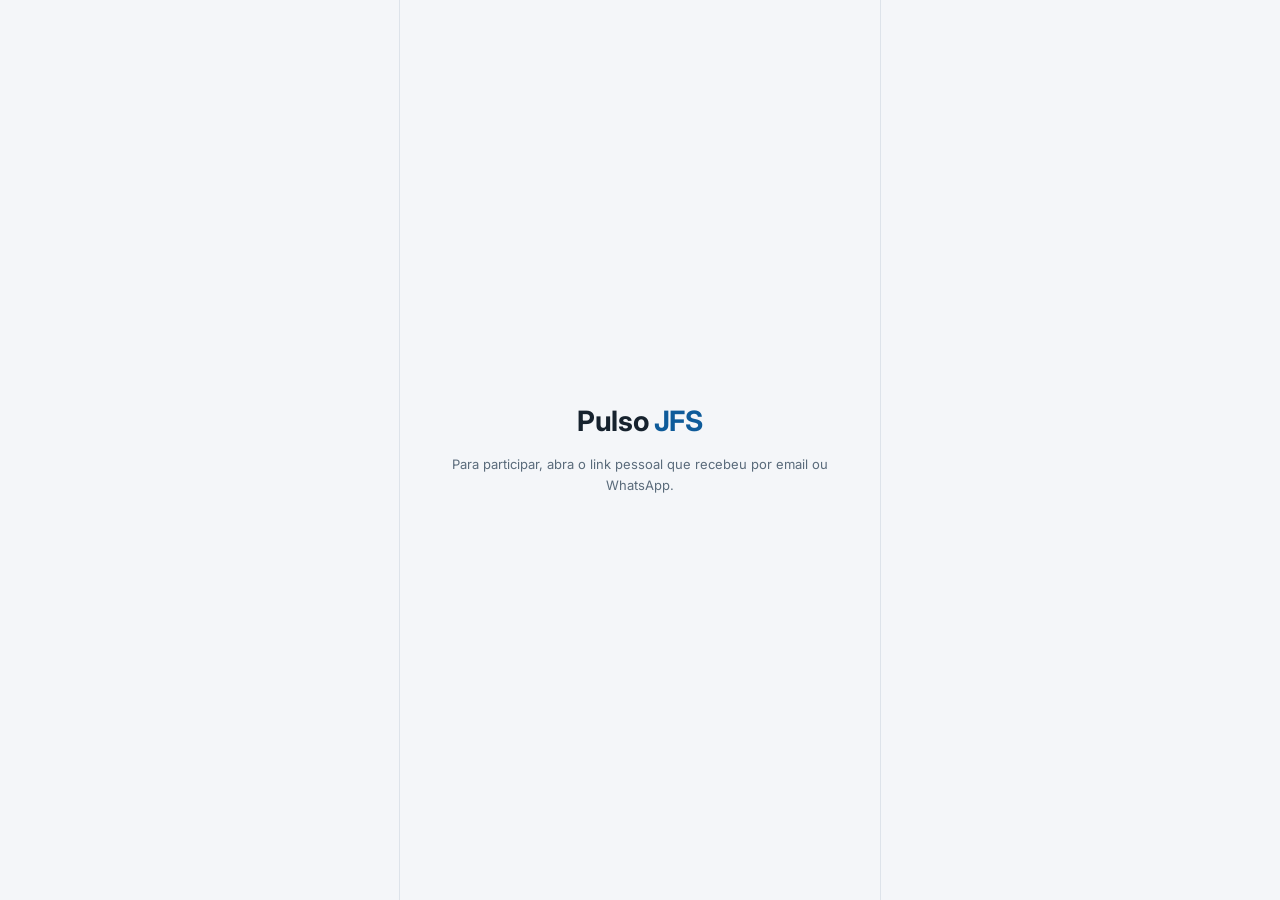
<file: index (16).html>
<!DOCTYPE html>
<html lang="pt">
<head>
<meta charset="UTF-8">
<meta name="viewport" content="width=device-width, initial-scale=1, viewport-fit=cover">
<meta name="theme-color" content="#0d1117">
<link rel="manifest" href="manifest.json">
<link rel="apple-touch-icon" href="icon-192.png">
<title>Pulso JFS</title>
<link rel="stylesheet" href="estilo.css">
</head>
<body>
<div class="wrap">

  <!-- LOADING -->
  <div class="tela ativa" id="tela-loading">
    <div class="centro">
      <div class="logo-grande">Pulso <span>JFS</span></div>
      <div class="spinner"></div>
      <p class="cinza">A carregar…</p>
    </div>
  </div>

  <!-- SEM TOKEN -->
  <div class="tela" id="tela-sem-token">
    <div class="centro">
      <div class="logo-grande">Pulso <span>JFS</span></div>
      <p class="cinza" style="margin-top:16px">Para participar, abra o link pessoal que recebeu por email ou WhatsApp.</p>
    </div>
  </div>

  <!-- ERRO -->
  <div class="tela" id="tela-erro">
    <div class="centro">
      <div class="logo-grande">Pulso <span>JFS</span></div>
      <p class="cinza" id="erro-msg" style="margin-top:16px"></p>
      <button class="btn-primario" style="margin-top:16px" onclick="location.reload()">Tentar novamente</button>
    </div>
  </div>

  <!-- HOME -->
  <div class="tela" id="tela-home">
    <div class="hero">
      <div class="logo">Pulso <span>JFS</span></div>
      <div class="hero-nome" id="home-nome"></div>
      <div class="hero-cargo" id="home-cargo"></div>
    </div>
    <div class="cards" id="home-cards"></div>
    <div class="rodape">Grupo João Ferreira dos Santos</div>
  </div>

  <!-- AUTOAVALIAÇÃO -->
  <div class="tela" id="tela-auto">
    <div class="cab" style="background:var(--navy)">
      <div class="cab-t">Pulso <span>JFS</span></div>
      <div class="cab-s">Autoavaliação · Ciclo 2026</div>
    </div>
    <div class="barra-fundo"><div class="barra" id="a-barra"></div></div>
    <div class="corpo">
      <div class="q-lbl" id="a-progresso"></div>
      <div class="q-tit" id="a-nome"></div>
      <div class="q-desc" id="a-desc"></div>
      <div id="a-opcoes"></div>
    </div>
    <div class="pe">
      <button class="btn-sec" id="a-ant" onclick="autoAnterior()">Anterior</button>
      <button class="btn-primario" id="a-prox" style="flex:1.5" onclick="autoProxima()" disabled>Próxima</button>
    </div>
  </div>

  <!-- FIM AUTOAVALIAÇÃO -->
  <div class="tela" id="tela-auto-fim">
    <div class="cab" style="background:var(--navy)">
      <div class="cab-t">Pulso <span>JFS</span></div>
      <div class="cab-s">Autoavaliação · concluída</div>
    </div>
    <div class="fim">
      <div class="check">&#10003;</div>
      <div class="fim-t">Autoavaliação enviada!</div>
      <div class="fim-p" id="auto-resultado"></div>
      <div class="pinfo ok" id="auto-sync"></div>
      <div class="pinfo neutro"><span>&#128337;</span> Próximo passo: reunião de feedback com o seu gestor</div>
    </div>
    <div class="pe">
      <button class="btn-primario" onclick="renderHome();mostrar('tela-home')">Voltar ao início</button>
    </div>
  </div>

  <!-- LISTA: QUEM AVALIAR -->
  <div class="tela" id="tela-lista-aval">
    <div class="cab" style="background:var(--bg-2)">
      <div class="cab-t">Pulso <span>JFS</span></div>
      <div class="cab-s">Avaliar a minha equipa</div>
    </div>
    <div class="corpo">
      <p class="q-desc" style="margin-bottom:14px">Selecione cada pessoa para avaliar. As respostas são confidenciais e usadas no resultado consolidado.</p>
      <div id="lista-aval-corpo"></div>
    </div>
    <div class="pe">
      <button class="btn-primario" onclick="renderHome();mostrar('tela-home')">Voltar ao início</button>
    </div>
  </div>

  <!-- FORMULÁRIO: AVALIAR UMA PESSOA -->
  <div class="tela" id="tela-aval">
    <div class="cab" style="background:var(--bg-2)">
      <div class="cab-t">Pulso <span>JFS</span></div>
      <div class="cab-s" id="aval-quem"></div>
    </div>
    <div class="barra-fundo"><div class="barra" id="av-barra"></div></div>
    <div class="corpo">
      <div class="q-lbl" id="av-progresso"></div>
      <div class="q-tit" id="av-nome"></div>
      <div class="q-desc" id="av-desc"></div>
      <div id="av-opcoes"></div>
    </div>
    <div class="pe">
      <button class="btn-sec" id="av-ant" onclick="avalAnterior()">Anterior</button>
      <button class="btn-primario" id="av-prox" style="flex:1.5" onclick="avalProxima()" disabled>Próxima</button>
    </div>
  </div>

  <!-- FIM: AVALIAÇÃO DE UMA PESSOA -->
  <div class="tela" id="tela-aval-fim">
    <div class="cab" style="background:var(--bg-2)">
      <div class="cab-t">Pulso <span>JFS</span></div>
      <div class="cab-s">Avaliação registada</div>
    </div>
    <div class="fim">
      <div class="check">&#10003;</div>
      <div class="fim-t">Avaliação de <span id="aval-fim-nome"></span> registada!</div>
      <div class="fim-p">
        <div class="pinfo ok" id="aval-fim-sync"></div>
        <div class="pinfo neutro"><span>&#128202;</span> <span id="aval-fim-faltam"></span></div>
      </div>
    </div>
    <div class="pe">
      <button class="btn-primario" onclick="renderListaAvaliar();mostrar('tela-lista-aval')">Continuar</button>
    </div>
  </div>

</div>
<script src="app.js"></script>
</body>
</html>
</file>
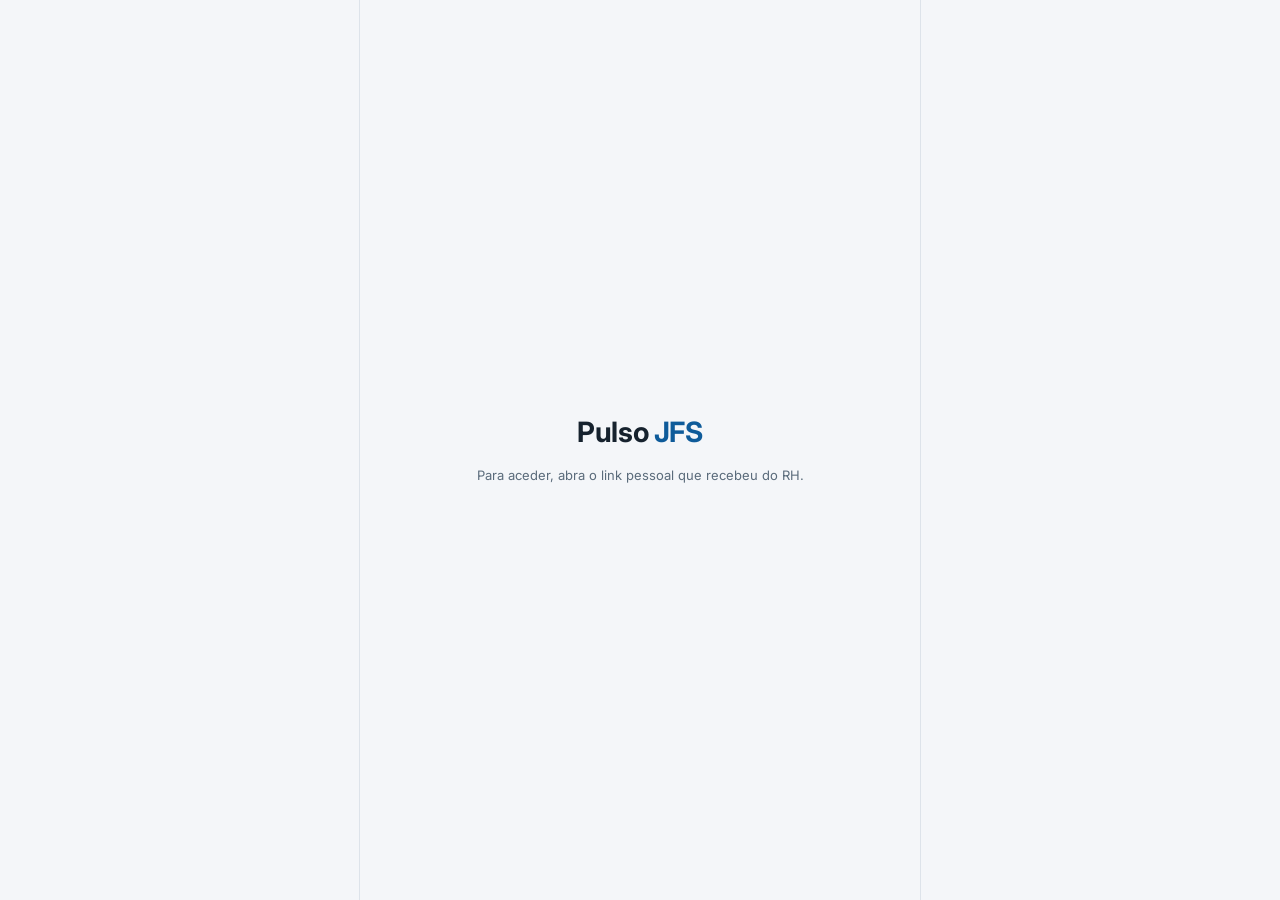
<file: metas.html>
<!DOCTYPE html>
<html lang="pt">
<head>
<meta charset="UTF-8">
<meta name="viewport" content="width=device-width, initial-scale=1, viewport-fit=cover">
<meta name="theme-color" content="#0e5b9a">
<title>Pulso JFS · Metas</title>
<link rel="stylesheet" href="estilo.css">
<style>
.wrap{max-width:560px}
.fase-badge{display:inline-block;font-size:10px;font-weight:700;text-transform:uppercase;letter-spacing:.5px;padding:4px 10px;border-radius:20px;background:rgba(255,255,255,.2);color:#fff;margin-top:8px}
.meta-card{border:1px solid var(--linha);border-radius:12px;padding:14px;margin-bottom:12px;background:var(--surface)}
.meta-top{display:flex;align-items:center;gap:8px;margin-bottom:8px}
.meta-n{width:24px;height:24px;border-radius:7px;background:var(--azul-bg);color:var(--azul);font-weight:800;font-size:12px;display:flex;align-items:center;justify-content:center;flex-shrink:0}
.meta-tit{font-weight:600;font-size:14px;flex:1}
.meta-peso{font-size:11px;font-weight:700;color:var(--azul);background:var(--azul-bg);padding:3px 9px;border-radius:20px}
.meta-desc{font-size:12px;color:var(--txt-2);line-height:1.5;margin-bottom:6px}
.meta-linha{display:flex;gap:14px;font-size:11px;color:var(--txt-3);flex-wrap:wrap}
.meta-linha b{color:var(--txt-2);font-weight:600}
.campo{margin-bottom:10px}
.campo label{display:block;font-size:12px;font-weight:600;color:var(--txt);margin-bottom:5px}
.campo input,.campo select,.campo textarea{width:100%;padding:11px;border:1.5px solid var(--linha);border-radius:9px;font-family:var(--sans);font-size:14px;color:var(--txt);background:var(--surface)}
.campo input:focus,.campo select:focus,.campo textarea:focus{outline:none;border-color:var(--azul)}
.campo-grid{display:grid;grid-template-columns:1fr 1fr 1fr;gap:8px}
.ed-meta{border:1px solid var(--linha);border-radius:12px;padding:12px;margin-bottom:12px;position:relative;background:var(--surface)}
.ed-rm{position:absolute;top:10px;right:10px;background:none;border:none;color:var(--vermelho);font-size:18px;cursor:pointer;font-weight:700;line-height:1}
.pesos-bar{position:sticky;bottom:0;background:var(--surface);border:1.5px solid var(--linha);border-radius:10px;padding:10px 14px;font-size:13px;font-weight:600;display:flex;justify-content:space-between;align-items:center;margin-bottom:10px}
.pesos-bar.ok{border-color:var(--verde);color:var(--verde);background:var(--verde-bg)}
.pesos-bar.erro{border-color:var(--amarelo);color:var(--amarelo);background:var(--amarelo-bg)}
.btn-add{width:100%;padding:12px;border:1.5px dashed var(--linha-2);border-radius:10px;background:var(--surface);color:var(--azul);font-weight:600;font-size:13px;cursor:pointer;font-family:var(--sans);margin-bottom:12px}
.btn-add:hover{border-color:var(--azul);background:var(--azul-bg)}
.res-row{display:grid;grid-template-columns:1fr 70px;gap:10px;align-items:center;padding:10px 0;border-bottom:1px solid var(--linha);font-size:13px}
.res-in{width:70px;padding:8px;border:1.5px solid var(--linha);border-radius:8px;text-align:center;font-family:var(--sans);font-size:14px}
.res-in:focus{outline:none;border-color:var(--azul)}
.tot-caixa{background:var(--azul-bg);border:1.5px solid var(--azul);border-radius:12px;padding:16px;text-align:center;margin:14px 0}
.tot-num{font-size:40px;font-weight:800;color:var(--azul);line-height:1}
.tot-cls{font-weight:700;margin-top:6px;font-size:14px}
.badge-st{font-size:10px;font-weight:700;padding:3px 9px;border-radius:20px}
.st-ok{background:var(--verde-bg);color:var(--verde)}
.st-pend{background:var(--amarelo-bg);color:var(--amarelo)}
</style>
</head>
<body>
<div class="wrap">

  <div class="tela ativa" id="tela-loading"><div class="centro"><div class="logo-grande">Pulso <span>JFS</span></div><div class="spinner"></div><p class="cinza">A carregar…</p></div></div>

  <div class="tela" id="tela-sem-token"><div class="centro"><div class="logo-grande">Pulso <span>JFS</span></div><p class="cinza" style="margin-top:16px">Para aceder, abra o link pessoal que recebeu do RH.</p></div></div>

  <div class="tela" id="tela-erro"><div class="centro"><div class="logo-grande">Pulso <span>JFS</span></div><p class="cinza" id="erro-msg" style="margin-top:16px"></p><button class="btn-primario" style="margin-top:16px" onclick="location.reload()">Tentar novamente</button></div></div>

  <div class="tela" id="tela-nao-elegivel"><div class="centro"><div class="logo-grande">Pulso <span>JFS</span></div>
    <p class="cinza" style="margin-top:16px">O processo de definição e avaliação de metas aplica-se a cargos de liderança e níveis V e superiores. Não há metas associadas a si neste ciclo.</p></div></div>

  <!-- HOME -->
  <div class="tela" id="tela-home">
    <div class="hero">
      <div class="logo">Pulso <span>JFS</span></div>
      <div class="hero-nome" id="home-nome"></div>
      <div class="hero-cargo" id="home-cargo"></div>
      <div class="fase-badge" id="home-fase"></div>
    </div>
    <div class="cards" id="home-cards"></div>
    <div class="rodape">Definição e Avaliação de Metas · Grupo João Ferreira dos Santos</div>
  </div>

  <!-- COLABORADOR: AS MINHAS METAS -->
  <div class="tela" id="tela-minhas">
    <div class="cab"><div class="cab-t">Pulso <span>JFS</span></div><div class="cab-s" id="minhas-sub">As minhas metas</div></div>
    <div class="corpo" id="minhas-corpo"></div>
    <div class="pe" id="minhas-pe"></div>
  </div>

  <!-- GESTOR: EQUIPA -->
  <div class="tela" id="tela-equipa">
    <div class="cab"><div class="cab-t">Pulso <span>JFS</span></div><div class="cab-s" id="equipa-sub">Metas da minha equipa</div></div>
    <div class="corpo"><p class="q-desc" id="equipa-nota" style="margin-bottom:14px"></p><div id="equipa-lista"></div></div>
    <div class="pe"><button class="btn-primario" onclick="irHome()">Voltar ao início</button></div>
  </div>

  <!-- GESTOR: DEFINIR METAS -->
  <div class="tela" id="tela-definir">
    <div class="cab"><div class="cab-t">Pulso <span>JFS</span></div><div class="cab-s" id="definir-quem"></div></div>
    <div class="corpo">
      <p class="q-desc" style="margin-bottom:12px">Defina entre 3 e 5 metas SMART. Os pesos das metas devem somar <b>80%</b> — os restantes <b>20%</b> são a Avaliação de Competências.</p>
      <div id="ed-metas"></div>
      <button class="btn-add" onclick="addMetaVazia()">+ Adicionar meta</button>
      <div class="pesos-bar" id="pesos-bar"></div>
      <div class="dim-aviso" id="definir-aviso" style="color:var(--amarelo);font-size:12px;min-height:16px"></div>
    </div>
    <div class="pe">
      <button class="btn-sec" onclick="voltarEquipa()">Voltar</button>
      <button class="btn-primario" id="btn-def" style="flex:1.5" onclick="submeterDef()">Guardar metas</button>
    </div>
  </div>

  <!-- GESTOR: AVALIAR METAS -->
  <div class="tela" id="tela-avaliar">
    <div class="cab"><div class="cab-t">Pulso <span>JFS</span></div><div class="cab-s" id="avaliar-quem"></div></div>
    <div class="corpo">
      <p class="q-desc" style="margin-bottom:12px">Insira o resultado alcançado em cada meta. O sistema calcula a contribuição (resultado ÷ alvo × peso).</p>
      <div id="av-metas"></div>
      <div class="tot-caixa"><div style="font-size:11px;font-weight:700;color:var(--azul);text-transform:uppercase;letter-spacing:.5px">Atingimento estimado</div>
        <div class="tot-num" id="av-total">–</div><div class="tot-cls" id="av-cls"></div>
        <div style="font-size:11px;color:var(--txt-2);margin-top:6px" id="av-nota"></div></div>
      <div class="campo"><label>Comentário do gestor</label><textarea id="av-coment" rows="3" placeholder="Reconhecimento e oportunidades de melhoria…"></textarea></div>
    </div>
    <div class="pe">
      <button class="btn-sec" onclick="voltarEquipa()">Voltar</button>
      <button class="btn-primario" id="btn-av" style="flex:1.5" onclick="submeterAval()">Registar avaliação</button>
    </div>
  </div>

  <!-- FIM -->
  <div class="tela" id="tela-fim">
    <div class="cab"><div class="cab-t">Pulso <span>JFS</span></div><div class="cab-s">Concluído</div></div>
    <div class="fim">
      <div class="check">&#10003;</div>
      <div class="fim-t" id="fim-t">Registado!</div>
      <div class="fim-p"><div class="pinfo ok" id="fim-sync"></div></div>
    </div>
    <div class="pe"><button class="btn-primario" id="fim-btn" onclick="irHome()">Voltar ao início</button></div>
  </div>

</div>
<script src="metas.js"></script>
</body>
</html>
</file>
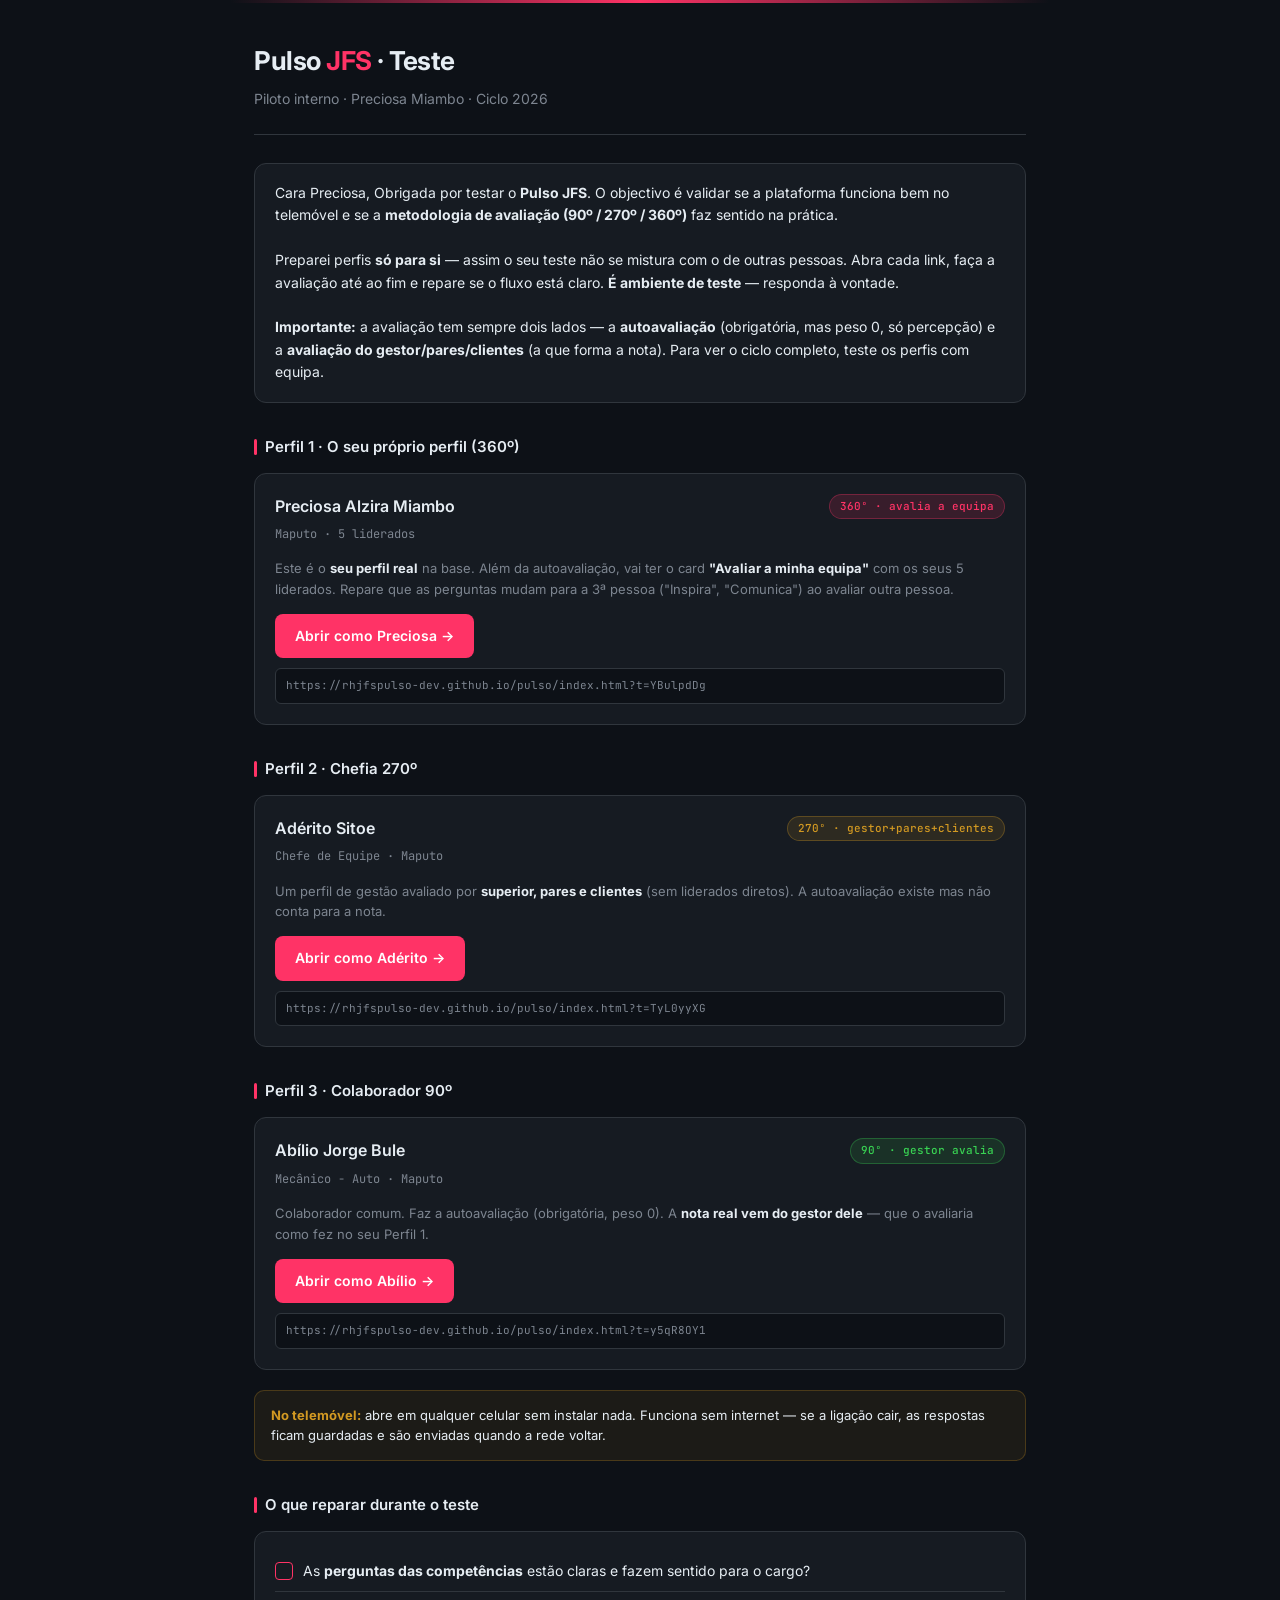
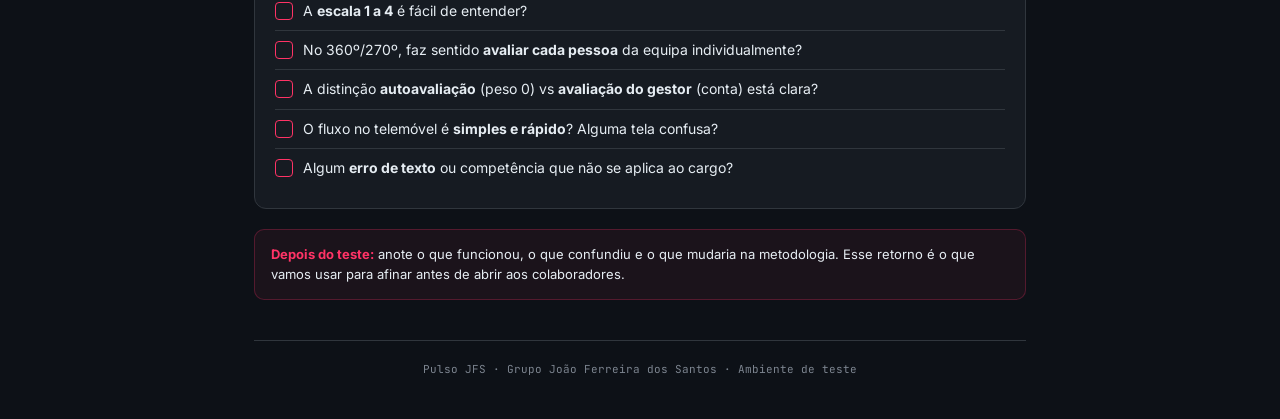
<file: Pulso_Teste_Preciosa.html>
<!DOCTYPE html>
<html lang="pt"><head><meta charset="UTF-8">
<meta name="viewport" content="width=device-width,initial-scale=1">
<title>Pulso JFS · Teste Preciosa Miambo</title>
<style>
@import url('https://fonts.googleapis.com/css2?family=Inter:wght@400;500;600;700&family=JetBrains+Mono:wght@400;500&display=swap');
*{box-sizing:border-box;margin:0;padding:0}
:root{--bg:#0d1117;--bg2:#161b22;--bg3:#21262d;--linha:#30363d;--txt:#e6edf3;--txt2:#7d8590;--neon:#ff3366;--neon-glow:rgba(255,51,102,.15);--verde:#39d353;--amarelo:#d29922;--mono:'JetBrains Mono',monospace}
body{font-family:'Inter',sans-serif;background:var(--bg);color:var(--txt);line-height:1.6}
.wrap{max-width:820px;margin:0 auto;padding:40px 24px}
.hero{border-bottom:1px solid var(--linha);padding-bottom:24px;margin-bottom:28px;position:relative}
.hero::before{content:'';position:absolute;top:-40px;left:-24px;right:-24px;height:3px;background:linear-gradient(90deg,transparent,var(--neon),transparent)}
h1{font-size:26px;font-weight:700;letter-spacing:-.5px}
h1 span{color:var(--neon)}
.sub{color:var(--txt2);font-size:14px;margin-top:6px}
.intro{background:var(--bg2);border:1px solid var(--linha);border-radius:12px;padding:18px 20px;margin-bottom:28px;font-size:14px}
.intro b{color:var(--txt)}
h2{font-size:15px;font-weight:600;margin:32px 0 14px;color:var(--txt);display:flex;align-items:center;gap:8px}
h2::before{content:'';width:3px;height:16px;background:var(--neon);border-radius:2px}
.perfil{background:var(--bg2);border:1px solid var(--linha);border-radius:12px;padding:20px;margin-bottom:16px;transition:border-color .2s}
.perfil:hover{border-color:var(--neon)}
.perfil-top{display:flex;align-items:center;justify-content:space-between;margin-bottom:6px;flex-wrap:wrap;gap:8px}
.perfil-nome{font-size:16px;font-weight:600}
.tag{font-family:var(--mono);font-size:11px;padding:3px 10px;border-radius:20px;font-weight:500}
.tag-360{background:var(--neon-glow);color:var(--neon);border:1px solid rgba(255,51,102,.3)}
.tag-270{background:rgba(210,153,34,.12);color:var(--amarelo);border:1px solid rgba(210,153,34,.3)}
.tag-90{background:rgba(57,211,83,.12);color:var(--verde);border:1px solid rgba(57,211,83,.3)}
.perfil-cargo{font-family:var(--mono);font-size:12px;color:var(--txt2);margin-bottom:14px}
.perfil-oque{font-size:13px;color:var(--txt2);margin-bottom:14px}
.perfil-oque b{color:var(--txt)}
.btn{display:inline-block;background:var(--neon);color:#fff;text-decoration:none;font-weight:600;font-size:14px;padding:11px 20px;border-radius:8px;transition:all .15s}
.btn:hover{box-shadow:0 0 20px var(--neon-glow);transform:translateY(-1px)}
.link-txt{font-family:var(--mono);font-size:11px;color:var(--txt2);margin-top:10px;word-break:break-all;background:var(--bg);padding:8px 10px;border-radius:6px;border:1px solid var(--linha)}
.checklist{background:var(--bg2);border:1px solid var(--linha);border-radius:12px;padding:20px;margin-top:8px}
.check-item{display:flex;gap:10px;padding:8px 0;font-size:14px;border-bottom:1px solid var(--linha)}
.check-item:last-child{border:none}
.check-box{width:18px;height:18px;border:1.5px solid var(--neon);border-radius:4px;flex-shrink:0;margin-top:2px}
.nota{background:rgba(210,153,34,.08);border:1px solid rgba(210,153,34,.25);border-radius:10px;padding:14px 16px;font-size:13px;margin:20px 0}
.nota b{color:var(--amarelo)}
.rodape{margin-top:40px;padding-top:20px;border-top:1px solid var(--linha);font-family:var(--mono);font-size:11px;color:var(--txt2);text-align:center}
.destaque{background:rgba(255,51,102,.06);border:1px solid rgba(255,51,102,.25);border-radius:10px;padding:14px 16px;font-size:13px;margin:20px 0}
.destaque b{color:var(--neon)}
</style></head>
<body><div class="wrap">
<div class="hero">
  <h1>Pulso <span>JFS</span> · Teste</h1>
  <div class="sub">Piloto interno · Preciosa Miambo · Ciclo 2026</div>
</div>
<div class="intro">
  Cara Preciosa, Obrigada por testar o <b>Pulso JFS</b>. O objectivo é validar se a plataforma funciona bem no telemóvel e se a <b>metodologia de avaliação (90º / 270º / 360º)</b> faz sentido na prática.
  <br><br>
  Preparei perfis <b>só para si</b> — assim o seu teste não se mistura com o de outras pessoas. Abra cada link, faça a avaliação até ao fim e repare se o fluxo está claro. <b>É ambiente de teste</b> — responda à vontade.
  <br><br>
  <b>Importante:</b> a avaliação tem sempre dois lados — a <b>autoavaliação</b> (obrigatória, mas peso 0, só percepção) e a <b>avaliação do gestor/pares/clientes</b> (a que forma a nota). Para ver o ciclo completo, teste os perfis com equipa.
</div>

<h2>Perfil 1 · O seu próprio perfil (360º)</h2>
<div class="perfil">
  <div class="perfil-top">
    <div class="perfil-nome">Preciosa Alzira Miambo</div>
    <span class="tag tag-360">360º · avalia a equipa</span>
  </div>
  <div class="perfil-cargo">Maputo · 5 liderados</div>
  <div class="perfil-oque">Este é o <b>seu perfil real</b> na base. Além da autoavaliação, vai ter o card <b>"Avaliar a minha equipa"</b> com os seus 5 liderados. Repare que as perguntas mudam para a 3ª pessoa ("Inspira", "Comunica") ao avaliar outra pessoa.</div>
  <a class="btn" href="https://rhjfspulso-dev.github.io/pulso/index.html?t=YBulpdDg">Abrir como Preciosa →</a>
  <div class="link-txt">https://rhjfspulso-dev.github.io/pulso/index.html?t=YBulpdDg</div>
</div>
<h2>Perfil 2 · Chefia 270º</h2>
<div class="perfil">
  <div class="perfil-top">
    <div class="perfil-nome">Adérito Sitoe</div>
    <span class="tag tag-270">270º · gestor+pares+clientes</span>
  </div>
  <div class="perfil-cargo">Chefe de Equipe · Maputo</div>
  <div class="perfil-oque">Um perfil de gestão avaliado por <b>superior, pares e clientes</b> (sem liderados diretos). A autoavaliação existe mas não conta para a nota.</div>
  <a class="btn" href="https://rhjfspulso-dev.github.io/pulso/index.html?t=TyL0yyXG">Abrir como Adérito →</a>
  <div class="link-txt">https://rhjfspulso-dev.github.io/pulso/index.html?t=TyL0yyXG</div>
</div>
<h2>Perfil 3 · Colaborador 90º</h2>
<div class="perfil">
  <div class="perfil-top">
    <div class="perfil-nome">Abílio Jorge Bule</div>
    <span class="tag tag-90">90º · gestor avalia</span>
  </div>
  <div class="perfil-cargo">Mecânico - Auto · Maputo</div>
  <div class="perfil-oque">Colaborador comum. Faz a autoavaliação (obrigatória, peso 0). A <b>nota real vem do gestor dele</b> — que o avaliaria como fez no seu Perfil 1.</div>
  <a class="btn" href="https://rhjfspulso-dev.github.io/pulso/index.html?t=y5qR8OY1">Abrir como Abílio →</a>
  <div class="link-txt">https://rhjfspulso-dev.github.io/pulso/index.html?t=y5qR8OY1</div>
</div>
<div class="nota">
  <b>No telemóvel:</b> abre em qualquer celular sem instalar nada. Funciona sem internet — se a ligação cair, as respostas ficam guardadas e são enviadas quando a rede voltar.
</div>
<h2>O que reparar durante o teste</h2>
<div class="checklist">
  <div class="check-item"><div class="check-box"></div><div>As <b>perguntas das competências</b> estão claras e fazem sentido para o cargo?</div></div>
  <div class="check-item"><div class="check-box"></div><div>A <b>escala 1 a 4</b> é fácil de entender?</div></div>
  <div class="check-item"><div class="check-box"></div><div>No 360º/270º, faz sentido <b>avaliar cada pessoa</b> da equipa individualmente?</div></div>
  <div class="check-item"><div class="check-box"></div><div>A distinção <b>autoavaliação</b> (peso 0) vs <b>avaliação do gestor</b> (conta) está clara?</div></div>
  <div class="check-item"><div class="check-box"></div><div>O fluxo no telemóvel é <b>simples e rápido</b>? Alguma tela confusa?</div></div>
  <div class="check-item"><div class="check-box"></div><div>Algum <b>erro de texto</b> ou competência que não se aplica ao cargo?</div></div>
</div>
<div class="destaque">
  <b>Depois do teste:</b> anote o que funcionou, o que confundiu e o que mudaria na metodologia. Esse retorno é o que vamos usar para afinar antes de abrir aos colaboradores.
</div>
<div class="rodape">
  Pulso JFS · Grupo João Ferreira dos Santos · Ambiente de teste
</div>
</div></body></html>
</file>
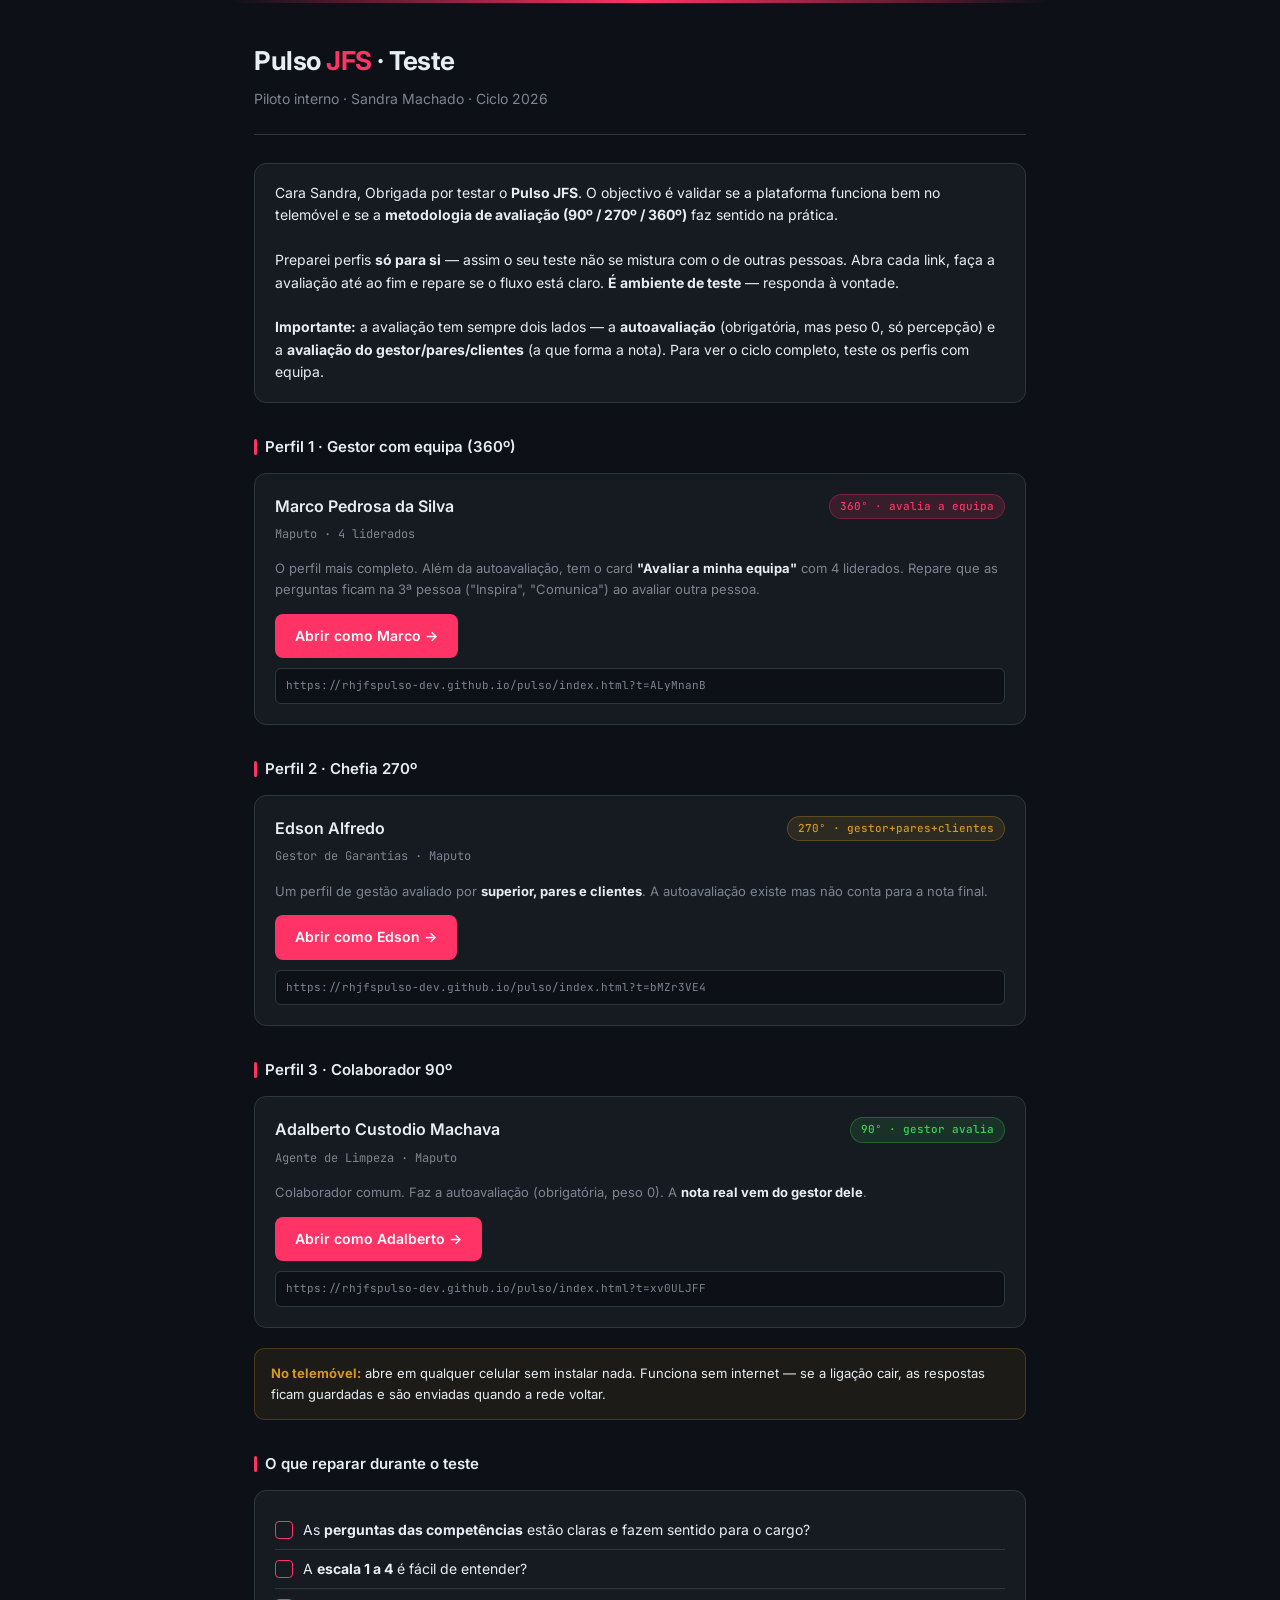
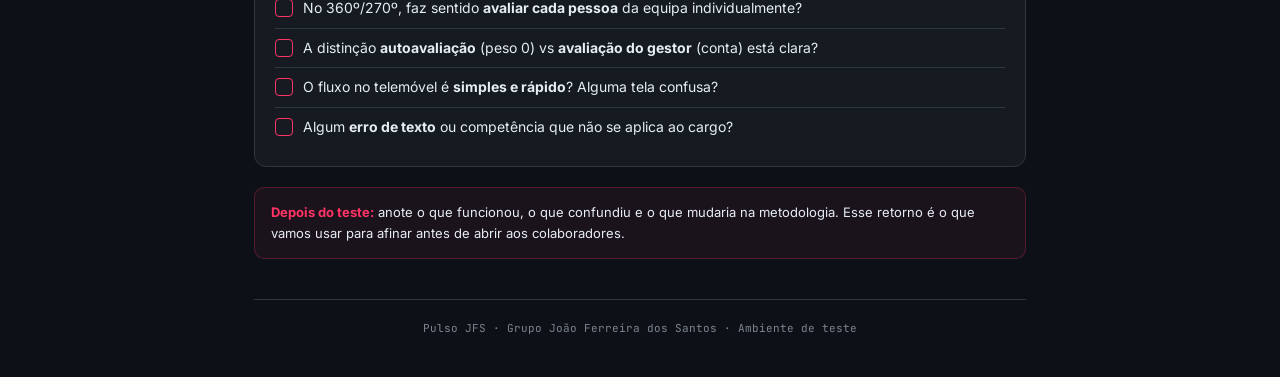
<file: Pulso_Teste_Sandra.html>
<!DOCTYPE html>
<html lang="pt"><head><meta charset="UTF-8">
<meta name="viewport" content="width=device-width,initial-scale=1">
<title>Pulso JFS · Teste Sandra Machado</title>
<style>
@import url('https://fonts.googleapis.com/css2?family=Inter:wght@400;500;600;700&family=JetBrains+Mono:wght@400;500&display=swap');
*{box-sizing:border-box;margin:0;padding:0}
:root{--bg:#0d1117;--bg2:#161b22;--bg3:#21262d;--linha:#30363d;--txt:#e6edf3;--txt2:#7d8590;--neon:#ff3366;--neon-glow:rgba(255,51,102,.15);--verde:#39d353;--amarelo:#d29922;--mono:'JetBrains Mono',monospace}
body{font-family:'Inter',sans-serif;background:var(--bg);color:var(--txt);line-height:1.6}
.wrap{max-width:820px;margin:0 auto;padding:40px 24px}
.hero{border-bottom:1px solid var(--linha);padding-bottom:24px;margin-bottom:28px;position:relative}
.hero::before{content:'';position:absolute;top:-40px;left:-24px;right:-24px;height:3px;background:linear-gradient(90deg,transparent,var(--neon),transparent)}
h1{font-size:26px;font-weight:700;letter-spacing:-.5px}
h1 span{color:var(--neon)}
.sub{color:var(--txt2);font-size:14px;margin-top:6px}
.intro{background:var(--bg2);border:1px solid var(--linha);border-radius:12px;padding:18px 20px;margin-bottom:28px;font-size:14px}
.intro b{color:var(--txt)}
h2{font-size:15px;font-weight:600;margin:32px 0 14px;color:var(--txt);display:flex;align-items:center;gap:8px}
h2::before{content:'';width:3px;height:16px;background:var(--neon);border-radius:2px}
.perfil{background:var(--bg2);border:1px solid var(--linha);border-radius:12px;padding:20px;margin-bottom:16px;transition:border-color .2s}
.perfil:hover{border-color:var(--neon)}
.perfil-top{display:flex;align-items:center;justify-content:space-between;margin-bottom:6px;flex-wrap:wrap;gap:8px}
.perfil-nome{font-size:16px;font-weight:600}
.tag{font-family:var(--mono);font-size:11px;padding:3px 10px;border-radius:20px;font-weight:500}
.tag-360{background:var(--neon-glow);color:var(--neon);border:1px solid rgba(255,51,102,.3)}
.tag-270{background:rgba(210,153,34,.12);color:var(--amarelo);border:1px solid rgba(210,153,34,.3)}
.tag-90{background:rgba(57,211,83,.12);color:var(--verde);border:1px solid rgba(57,211,83,.3)}
.perfil-cargo{font-family:var(--mono);font-size:12px;color:var(--txt2);margin-bottom:14px}
.perfil-oque{font-size:13px;color:var(--txt2);margin-bottom:14px}
.perfil-oque b{color:var(--txt)}
.btn{display:inline-block;background:var(--neon);color:#fff;text-decoration:none;font-weight:600;font-size:14px;padding:11px 20px;border-radius:8px;transition:all .15s}
.btn:hover{box-shadow:0 0 20px var(--neon-glow);transform:translateY(-1px)}
.link-txt{font-family:var(--mono);font-size:11px;color:var(--txt2);margin-top:10px;word-break:break-all;background:var(--bg);padding:8px 10px;border-radius:6px;border:1px solid var(--linha)}
.checklist{background:var(--bg2);border:1px solid var(--linha);border-radius:12px;padding:20px;margin-top:8px}
.check-item{display:flex;gap:10px;padding:8px 0;font-size:14px;border-bottom:1px solid var(--linha)}
.check-item:last-child{border:none}
.check-box{width:18px;height:18px;border:1.5px solid var(--neon);border-radius:4px;flex-shrink:0;margin-top:2px}
.nota{background:rgba(210,153,34,.08);border:1px solid rgba(210,153,34,.25);border-radius:10px;padding:14px 16px;font-size:13px;margin:20px 0}
.nota b{color:var(--amarelo)}
.rodape{margin-top:40px;padding-top:20px;border-top:1px solid var(--linha);font-family:var(--mono);font-size:11px;color:var(--txt2);text-align:center}
.destaque{background:rgba(255,51,102,.06);border:1px solid rgba(255,51,102,.25);border-radius:10px;padding:14px 16px;font-size:13px;margin:20px 0}
.destaque b{color:var(--neon)}
</style></head>
<body><div class="wrap">
<div class="hero">
  <h1>Pulso <span>JFS</span> · Teste</h1>
  <div class="sub">Piloto interno · Sandra Machado · Ciclo 2026</div>
</div>
<div class="intro">
  Cara Sandra, Obrigada por testar o <b>Pulso JFS</b>. O objectivo é validar se a plataforma funciona bem no telemóvel e se a <b>metodologia de avaliação (90º / 270º / 360º)</b> faz sentido na prática.
  <br><br>
  Preparei perfis <b>só para si</b> — assim o seu teste não se mistura com o de outras pessoas. Abra cada link, faça a avaliação até ao fim e repare se o fluxo está claro. <b>É ambiente de teste</b> — responda à vontade.
  <br><br>
  <b>Importante:</b> a avaliação tem sempre dois lados — a <b>autoavaliação</b> (obrigatória, mas peso 0, só percepção) e a <b>avaliação do gestor/pares/clientes</b> (a que forma a nota). Para ver o ciclo completo, teste os perfis com equipa.
</div>

<h2>Perfil 1 · Gestor com equipa (360º)</h2>
<div class="perfil">
  <div class="perfil-top">
    <div class="perfil-nome">Marco Pedrosa da Silva</div>
    <span class="tag tag-360">360º · avalia a equipa</span>
  </div>
  <div class="perfil-cargo">Maputo · 4 liderados</div>
  <div class="perfil-oque">O perfil mais completo. Além da autoavaliação, tem o card <b>"Avaliar a minha equipa"</b> com 4 liderados. Repare que as perguntas ficam na 3ª pessoa ("Inspira", "Comunica") ao avaliar outra pessoa.</div>
  <a class="btn" href="https://rhjfspulso-dev.github.io/pulso/index.html?t=ALyMnanB">Abrir como Marco →</a>
  <div class="link-txt">https://rhjfspulso-dev.github.io/pulso/index.html?t=ALyMnanB</div>
</div>
<h2>Perfil 2 · Chefia 270º</h2>
<div class="perfil">
  <div class="perfil-top">
    <div class="perfil-nome">Edson Alfredo</div>
    <span class="tag tag-270">270º · gestor+pares+clientes</span>
  </div>
  <div class="perfil-cargo">Gestor de Garantias · Maputo</div>
  <div class="perfil-oque">Um perfil de gestão avaliado por <b>superior, pares e clientes</b>. A autoavaliação existe mas não conta para a nota final.</div>
  <a class="btn" href="https://rhjfspulso-dev.github.io/pulso/index.html?t=bMZr3VE4">Abrir como Edson →</a>
  <div class="link-txt">https://rhjfspulso-dev.github.io/pulso/index.html?t=bMZr3VE4</div>
</div>
<h2>Perfil 3 · Colaborador 90º</h2>
<div class="perfil">
  <div class="perfil-top">
    <div class="perfil-nome">Adalberto Custodio Machava</div>
    <span class="tag tag-90">90º · gestor avalia</span>
  </div>
  <div class="perfil-cargo">Agente de Limpeza · Maputo</div>
  <div class="perfil-oque">Colaborador comum. Faz a autoavaliação (obrigatória, peso 0). A <b>nota real vem do gestor dele</b>.</div>
  <a class="btn" href="https://rhjfspulso-dev.github.io/pulso/index.html?t=xv0ULJFF">Abrir como Adalberto →</a>
  <div class="link-txt">https://rhjfspulso-dev.github.io/pulso/index.html?t=xv0ULJFF</div>
</div>
<div class="nota">
  <b>No telemóvel:</b> abre em qualquer celular sem instalar nada. Funciona sem internet — se a ligação cair, as respostas ficam guardadas e são enviadas quando a rede voltar.
</div>
<h2>O que reparar durante o teste</h2>
<div class="checklist">
  <div class="check-item"><div class="check-box"></div><div>As <b>perguntas das competências</b> estão claras e fazem sentido para o cargo?</div></div>
  <div class="check-item"><div class="check-box"></div><div>A <b>escala 1 a 4</b> é fácil de entender?</div></div>
  <div class="check-item"><div class="check-box"></div><div>No 360º/270º, faz sentido <b>avaliar cada pessoa</b> da equipa individualmente?</div></div>
  <div class="check-item"><div class="check-box"></div><div>A distinção <b>autoavaliação</b> (peso 0) vs <b>avaliação do gestor</b> (conta) está clara?</div></div>
  <div class="check-item"><div class="check-box"></div><div>O fluxo no telemóvel é <b>simples e rápido</b>? Alguma tela confusa?</div></div>
  <div class="check-item"><div class="check-box"></div><div>Algum <b>erro de texto</b> ou competência que não se aplica ao cargo?</div></div>
</div>
<div class="destaque">
  <b>Depois do teste:</b> anote o que funcionou, o que confundiu e o que mudaria na metodologia. Esse retorno é o que vamos usar para afinar antes de abrir aos colaboradores.
</div>
<div class="rodape">
  Pulso JFS · Grupo João Ferreira dos Santos · Ambiente de teste
</div>
</div></body></html>
</file>
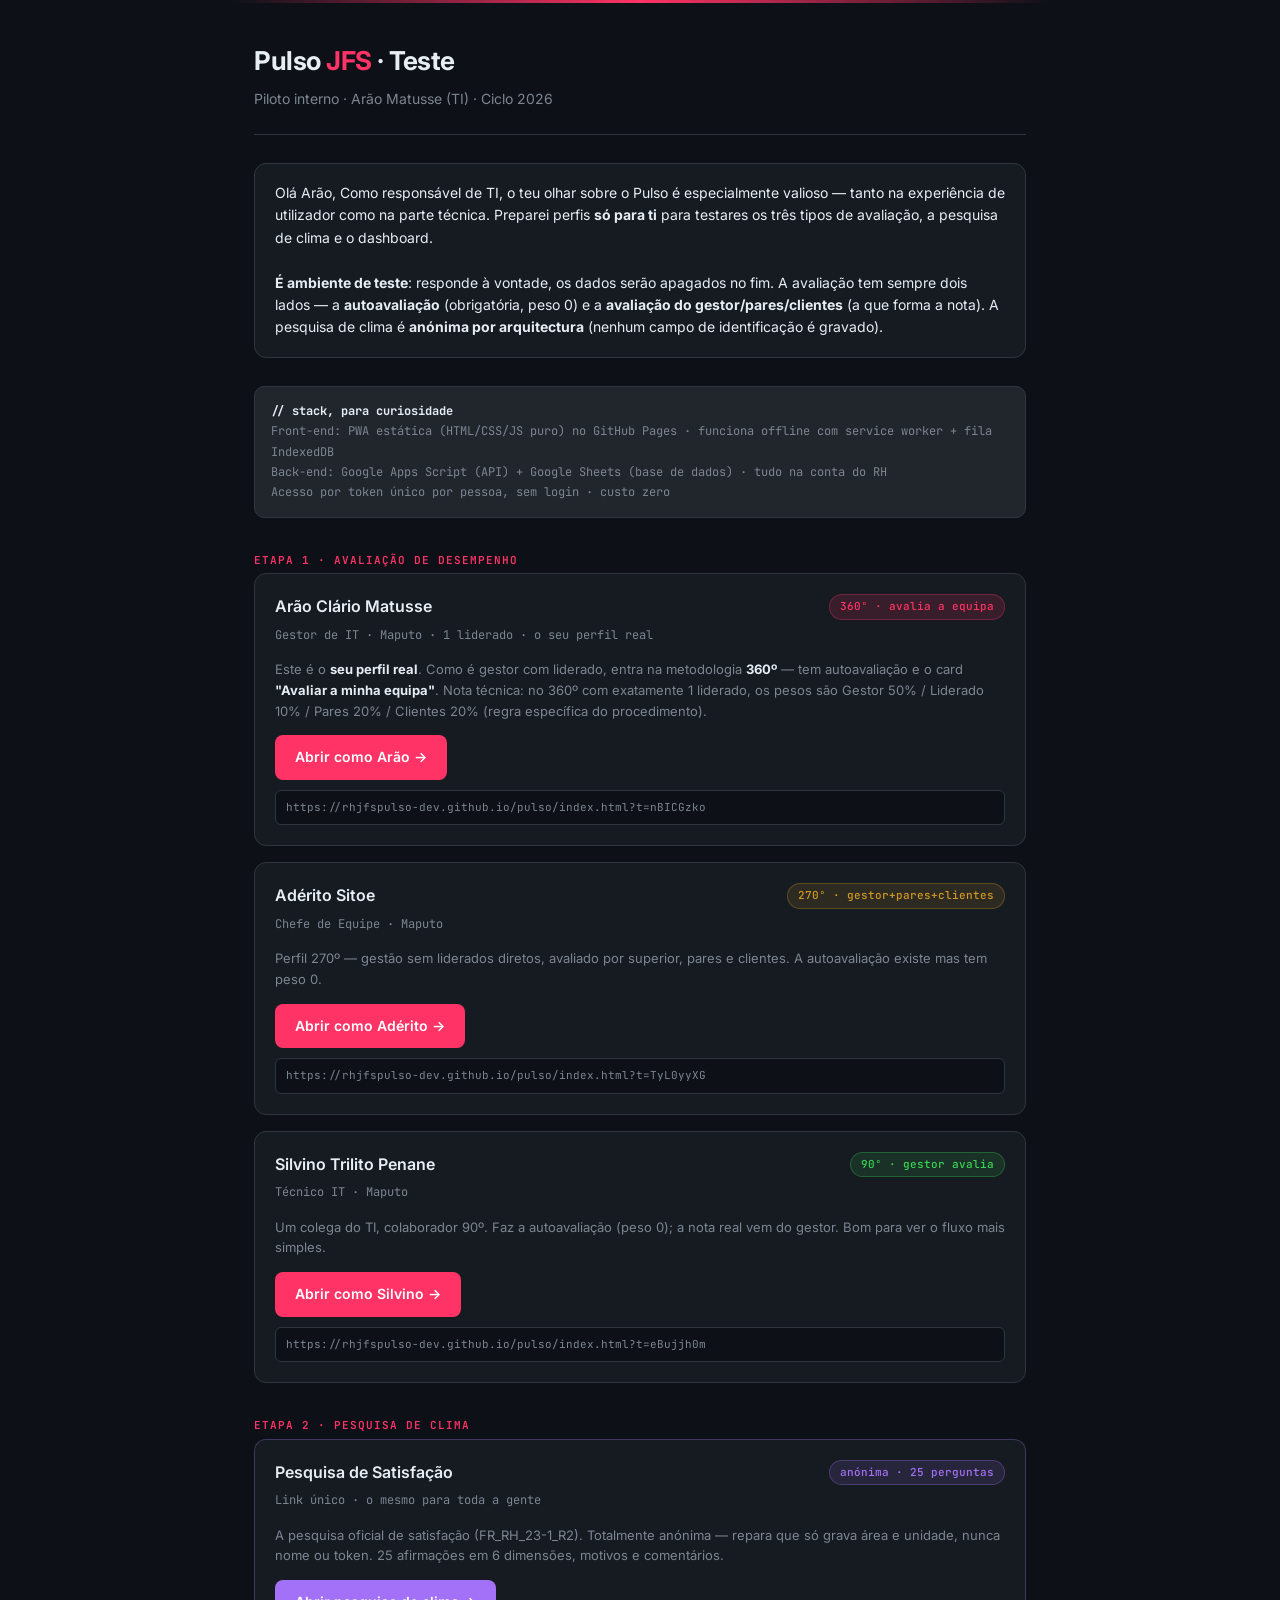
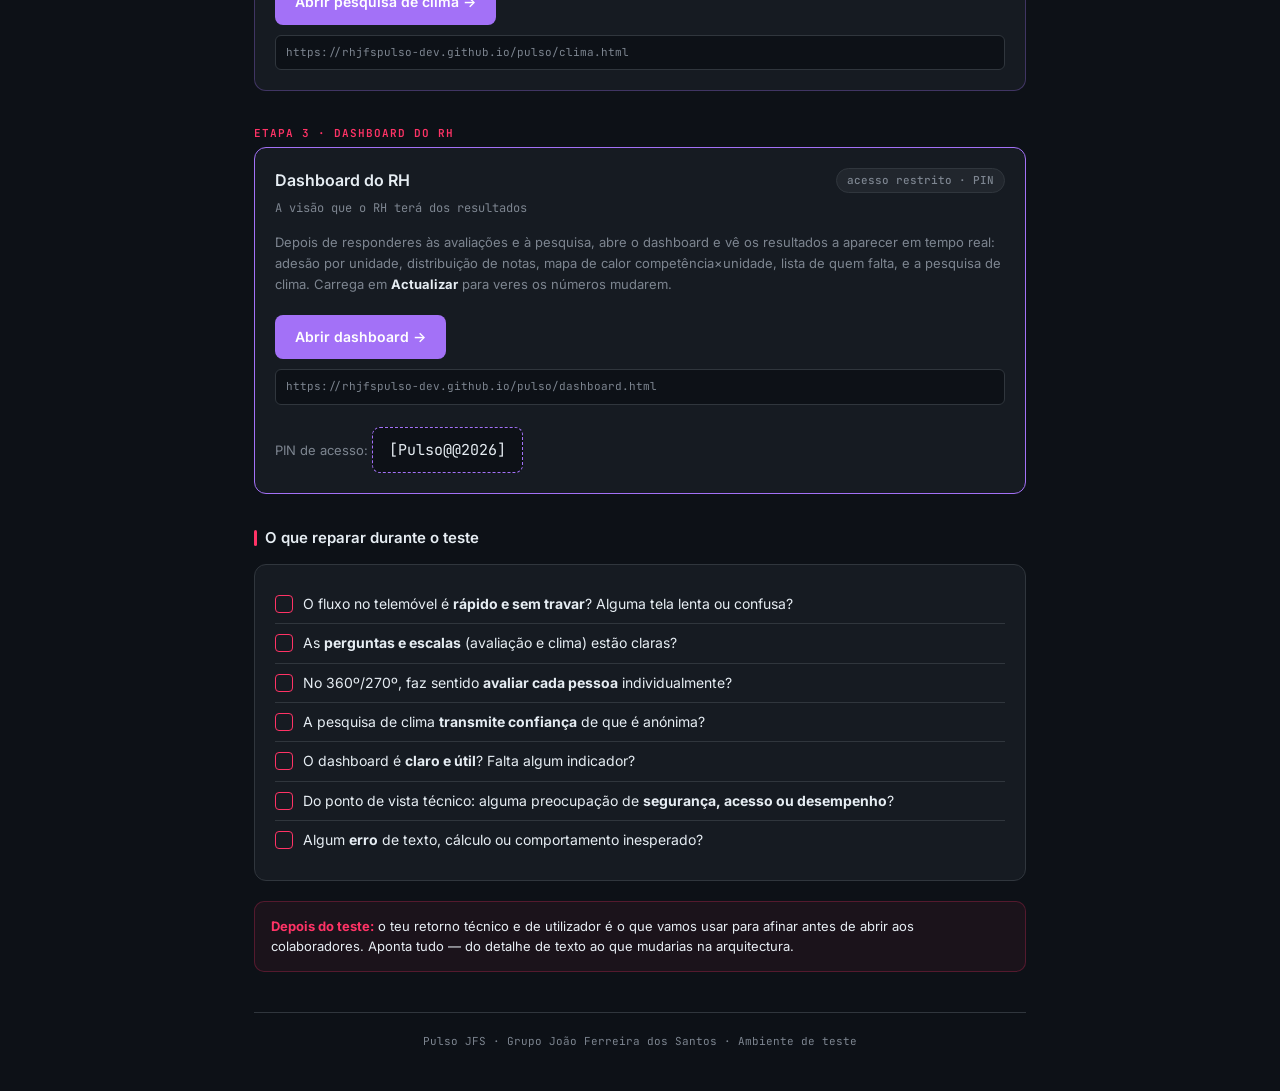
<file: teste-arao.html>
<!DOCTYPE html>
<html lang="pt"><head><meta charset="UTF-8">
<meta name="viewport" content="width=device-width,initial-scale=1">
<title>Pulso JFS · Teste Arão (TI)</title>
<style>
@import url('https://fonts.googleapis.com/css2?family=Inter:wght@400;500;600;700&family=JetBrains+Mono:wght@400;500&display=swap');
*{box-sizing:border-box;margin:0;padding:0}
:root{--bg:#0d1117;--bg2:#161b22;--bg3:#21262d;--linha:#30363d;--txt:#e6edf3;--txt2:#7d8590;--txt3:#484f58;--neon:#ff3366;--neon-glow:rgba(255,51,102,.15);--verde:#39d353;--amarelo:#d29922;--roxo:#a371f7;--mono:'JetBrains Mono',monospace}
body{font-family:'Inter',sans-serif;background:var(--bg);color:var(--txt);line-height:1.6}
.wrap{max-width:820px;margin:0 auto;padding:40px 24px}
.hero{border-bottom:1px solid var(--linha);padding-bottom:24px;margin-bottom:28px;position:relative}
.hero::before{content:'';position:absolute;top:-40px;left:-24px;right:-24px;height:3px;background:linear-gradient(90deg,transparent,var(--neon),transparent)}
h1{font-size:26px;font-weight:700;letter-spacing:-.5px}
h1 span{color:var(--neon)}
.sub{color:var(--txt2);font-size:14px;margin-top:6px}
.intro{background:var(--bg2);border:1px solid var(--linha);border-radius:12px;padding:18px 20px;margin-bottom:28px;font-size:14px}
.intro b{color:var(--txt)}
h2{font-size:15px;font-weight:600;margin:32px 0 14px;color:var(--txt);display:flex;align-items:center;gap:8px}
h2::before{content:'';width:3px;height:16px;background:var(--neon);border-radius:2px}
.etapa{font-family:var(--mono);font-size:11px;color:var(--neon);font-weight:600;letter-spacing:1px;text-transform:uppercase;margin:34px 0 4px}
.perfil{background:var(--bg2);border:1px solid var(--linha);border-radius:12px;padding:20px;margin-bottom:16px;transition:border-color .2s}
.perfil:hover{border-color:var(--neon)}
.perfil-top{display:flex;align-items:center;justify-content:space-between;margin-bottom:6px;flex-wrap:wrap;gap:8px}
.perfil-nome{font-size:16px;font-weight:600}
.tag{font-family:var(--mono);font-size:11px;padding:3px 10px;border-radius:20px;font-weight:500}
.tag-360{background:var(--neon-glow);color:var(--neon);border:1px solid rgba(255,51,102,.3)}
.tag-270{background:rgba(210,153,34,.12);color:var(--amarelo);border:1px solid rgba(210,153,34,.3)}
.tag-90{background:rgba(57,211,83,.12);color:var(--verde);border:1px solid rgba(57,211,83,.3)}
.tag-clima{background:rgba(163,113,247,.12);color:var(--roxo);border:1px solid rgba(163,113,247,.3)}
.tag-dash{background:var(--bg3);color:var(--txt2);border:1px solid var(--linha)}
.perfil-cargo{font-family:var(--mono);font-size:12px;color:var(--txt2);margin-bottom:14px}
.perfil-oque{font-size:13px;color:var(--txt2);margin-bottom:14px}
.perfil-oque b{color:var(--txt)}
.btn{display:inline-block;background:var(--neon);color:#fff;text-decoration:none;font-weight:600;font-size:14px;padding:11px 20px;border-radius:8px;transition:all .15s}
.btn:hover{box-shadow:0 0 20px var(--neon-glow);transform:translateY(-1px)}
.btn-roxo{background:var(--roxo)}
.link-txt{font-family:var(--mono);font-size:11px;color:var(--txt2);margin-top:10px;word-break:break-all;background:var(--bg);padding:8px 10px;border-radius:6px;border:1px solid var(--linha)}
.checklist{background:var(--bg2);border:1px solid var(--linha);border-radius:12px;padding:20px;margin-top:8px}
.check-item{display:flex;gap:10px;padding:8px 0;font-size:14px;border-bottom:1px solid var(--linha)}
.check-item:last-child{border:none}
.check-box{width:18px;height:18px;border:1.5px solid var(--neon);border-radius:4px;flex-shrink:0;margin-top:2px}
.dash-box{background:var(--bg2);border:1px solid var(--roxo);border-radius:12px;padding:20px}
.pin-box{font-family:var(--mono);font-size:15px;background:var(--bg);border:1px dashed var(--roxo);border-radius:8px;padding:10px 16px;display:inline-block;margin-top:10px;color:var(--txt)}
.rodape{margin-top:40px;padding-top:20px;border-top:1px solid var(--linha);font-family:var(--mono);font-size:11px;color:var(--txt2);text-align:center}
.destaque{background:rgba(255,51,102,.06);border:1px solid rgba(255,51,102,.25);border-radius:10px;padding:14px 16px;font-size:13px;margin:20px 0}
.destaque b{color:var(--neon)}
.tech{background:var(--bg3);border:1px solid var(--linha);border-radius:10px;padding:14px 16px;font-size:12px;font-family:var(--mono);color:var(--txt2);margin:20px 0;line-height:1.7}
.tech b{color:var(--txt)}
</style></head>
<body><div class="wrap">
<div class="hero">
  <h1>Pulso <span>JFS</span> · Teste</h1>
  <div class="sub">Piloto interno · Arão Matusse (TI) · Ciclo 2026</div>
</div>
<div class="intro">
  Olá Arão, Como responsável de TI, o teu olhar sobre o Pulso é especialmente valioso — tanto na experiência de utilizador como na parte técnica. Preparei perfis <b>só para ti</b> para testares os três tipos de avaliação, a pesquisa de clima e o dashboard.
  <br><br>
  <b>É ambiente de teste</b>: responde à vontade, os dados serão apagados no fim. A avaliação tem sempre dois lados — a <b>autoavaliação</b> (obrigatória, peso 0) e a <b>avaliação do gestor/pares/clientes</b> (a que forma a nota). A pesquisa de clima é <b>anónima por arquitectura</b> (nenhum campo de identificação é gravado).
</div>

<div class="tech">
  <b>// stack, para curiosidade</b><br>
  Front-end: PWA estática (HTML/CSS/JS puro) no GitHub Pages · funciona offline com service worker + fila IndexedDB<br>
  Back-end: Google Apps Script (API) + Google Sheets (base de dados) · tudo na conta do RH<br>
  Acesso por token único por pessoa, sem login · custo zero
</div>

<div class="etapa">Etapa 1 · Avaliação de Desempenho</div>

<div class="perfil">
  <div class="perfil-top">
    <div class="perfil-nome">Arão Clário Matusse</div>
    <span class="tag tag-360">360º · avalia a equipa</span>
  </div>
  <div class="perfil-cargo">Gestor de IT · Maputo · 1 liderado · o seu perfil real</div>
  <div class="perfil-oque">Este é o <b>seu perfil real</b>. Como é gestor com liderado, entra na metodologia <b>360º</b> — tem autoavaliação e o card <b>"Avaliar a minha equipa"</b>. Nota técnica: no 360º com exatamente 1 liderado, os pesos são Gestor 50% / Liderado 10% / Pares 20% / Clientes 20% (regra específica do procedimento).</div>
  <a class="btn" href="https://rhjfspulso-dev.github.io/pulso/index.html?t=nBICGzko">Abrir como Arão →</a>
  <div class="link-txt">https://rhjfspulso-dev.github.io/pulso/index.html?t=nBICGzko</div>
</div>
<div class="perfil">
  <div class="perfil-top">
    <div class="perfil-nome">Adérito Sitoe</div>
    <span class="tag tag-270">270º · gestor+pares+clientes</span>
  </div>
  <div class="perfil-cargo">Chefe de Equipe · Maputo</div>
  <div class="perfil-oque">Perfil 270º — gestão sem liderados diretos, avaliado por superior, pares e clientes. A autoavaliação existe mas tem peso 0.</div>
  <a class="btn" href="https://rhjfspulso-dev.github.io/pulso/index.html?t=TyL0yyXG">Abrir como Adérito →</a>
  <div class="link-txt">https://rhjfspulso-dev.github.io/pulso/index.html?t=TyL0yyXG</div>
</div>
<div class="perfil">
  <div class="perfil-top">
    <div class="perfil-nome">Silvino Trilito Penane</div>
    <span class="tag tag-90">90º · gestor avalia</span>
  </div>
  <div class="perfil-cargo">Técnico IT · Maputo</div>
  <div class="perfil-oque">Um colega do TI, colaborador 90º. Faz a autoavaliação (peso 0); a nota real vem do gestor. Bom para ver o fluxo mais simples.</div>
  <a class="btn" href="https://rhjfspulso-dev.github.io/pulso/index.html?t=eBujjh0m">Abrir como Silvino →</a>
  <div class="link-txt">https://rhjfspulso-dev.github.io/pulso/index.html?t=eBujjh0m</div>
</div>

<div class="etapa">Etapa 2 · Pesquisa de Clima</div>
<div class="perfil" style="border-color:rgba(163,113,247,.3)">
  <div class="perfil-top">
    <div class="perfil-nome">Pesquisa de Satisfação</div>
    <span class="tag tag-clima">anónima · 25 perguntas</span>
  </div>
  <div class="perfil-cargo">Link único · o mesmo para toda a gente</div>
  <div class="perfil-oque">A pesquisa oficial de satisfação (FR_RH_23-1_R2). Totalmente anónima — repara que só grava área e unidade, nunca nome ou token. 25 afirmações em 6 dimensões, motivos e comentários.</div>
  <a class="btn btn-roxo" href="https://rhjfspulso-dev.github.io/pulso/clima.html">Abrir pesquisa de clima →</a>
  <div class="link-txt">https://rhjfspulso-dev.github.io/pulso/clima.html</div>
</div>

<div class="etapa">Etapa 3 · Dashboard do RH</div>
<div class="dash-box">
  <div class="perfil-top">
    <div class="perfil-nome">Dashboard do RH</div>
    <span class="tag tag-dash">acesso restrito · PIN</span>
  </div>
  <div class="perfil-cargo" style="margin-bottom:14px">A visão que o RH terá dos resultados</div>
  <div class="perfil-oque">Depois de responderes às avaliações e à pesquisa, abre o dashboard e vê os resultados a aparecer em tempo real: adesão por unidade, distribuição de notas, mapa de calor competência×unidade, lista de quem falta, e a pesquisa de clima. Carrega em <b>Actualizar</b> para veres os números mudarem.</div>
  <a class="btn btn-roxo" href="https://rhjfspulso-dev.github.io/pulso/dashboard.html" style="margin-top:6px">Abrir dashboard →</a>
  <div class="link-txt">https://rhjfspulso-dev.github.io/pulso/dashboard.html</div>
  <div style="margin-top:12px;font-size:13px;color:var(--txt2)">PIN de acesso: <span class="pin-box">[Pulso@@2026]</span></div>
</div>

<h2>O que reparar durante o teste</h2>
<div class="checklist">
  <div class="check-item"><div class="check-box"></div><div>O fluxo no telemóvel é <b>rápido e sem travar</b>? Alguma tela lenta ou confusa?</div></div>
  <div class="check-item"><div class="check-box"></div><div>As <b>perguntas e escalas</b> (avaliação e clima) estão claras?</div></div>
  <div class="check-item"><div class="check-box"></div><div>No 360º/270º, faz sentido <b>avaliar cada pessoa</b> individualmente?</div></div>
  <div class="check-item"><div class="check-box"></div><div>A pesquisa de clima <b>transmite confiança</b> de que é anónima?</div></div>
  <div class="check-item"><div class="check-box"></div><div>O dashboard é <b>claro e útil</b>? Falta algum indicador?</div></div>
  <div class="check-item"><div class="check-box"></div><div>Do ponto de vista técnico: alguma preocupação de <b>segurança, acesso ou desempenho</b>?</div></div>
  <div class="check-item"><div class="check-box"></div><div>Algum <b>erro</b> de texto, cálculo ou comportamento inesperado?</div></div>
</div>
<div class="destaque">
  <b>Depois do teste:</b> o teu retorno técnico e de utilizador é o que vamos usar para afinar antes de abrir aos colaboradores. Aponta tudo — do detalhe de texto ao que mudarias na arquitectura.
</div>
<div class="rodape">
  Pulso JFS · Grupo João Ferreira dos Santos · Ambiente de teste
</div>
</div></body></html>
</file>
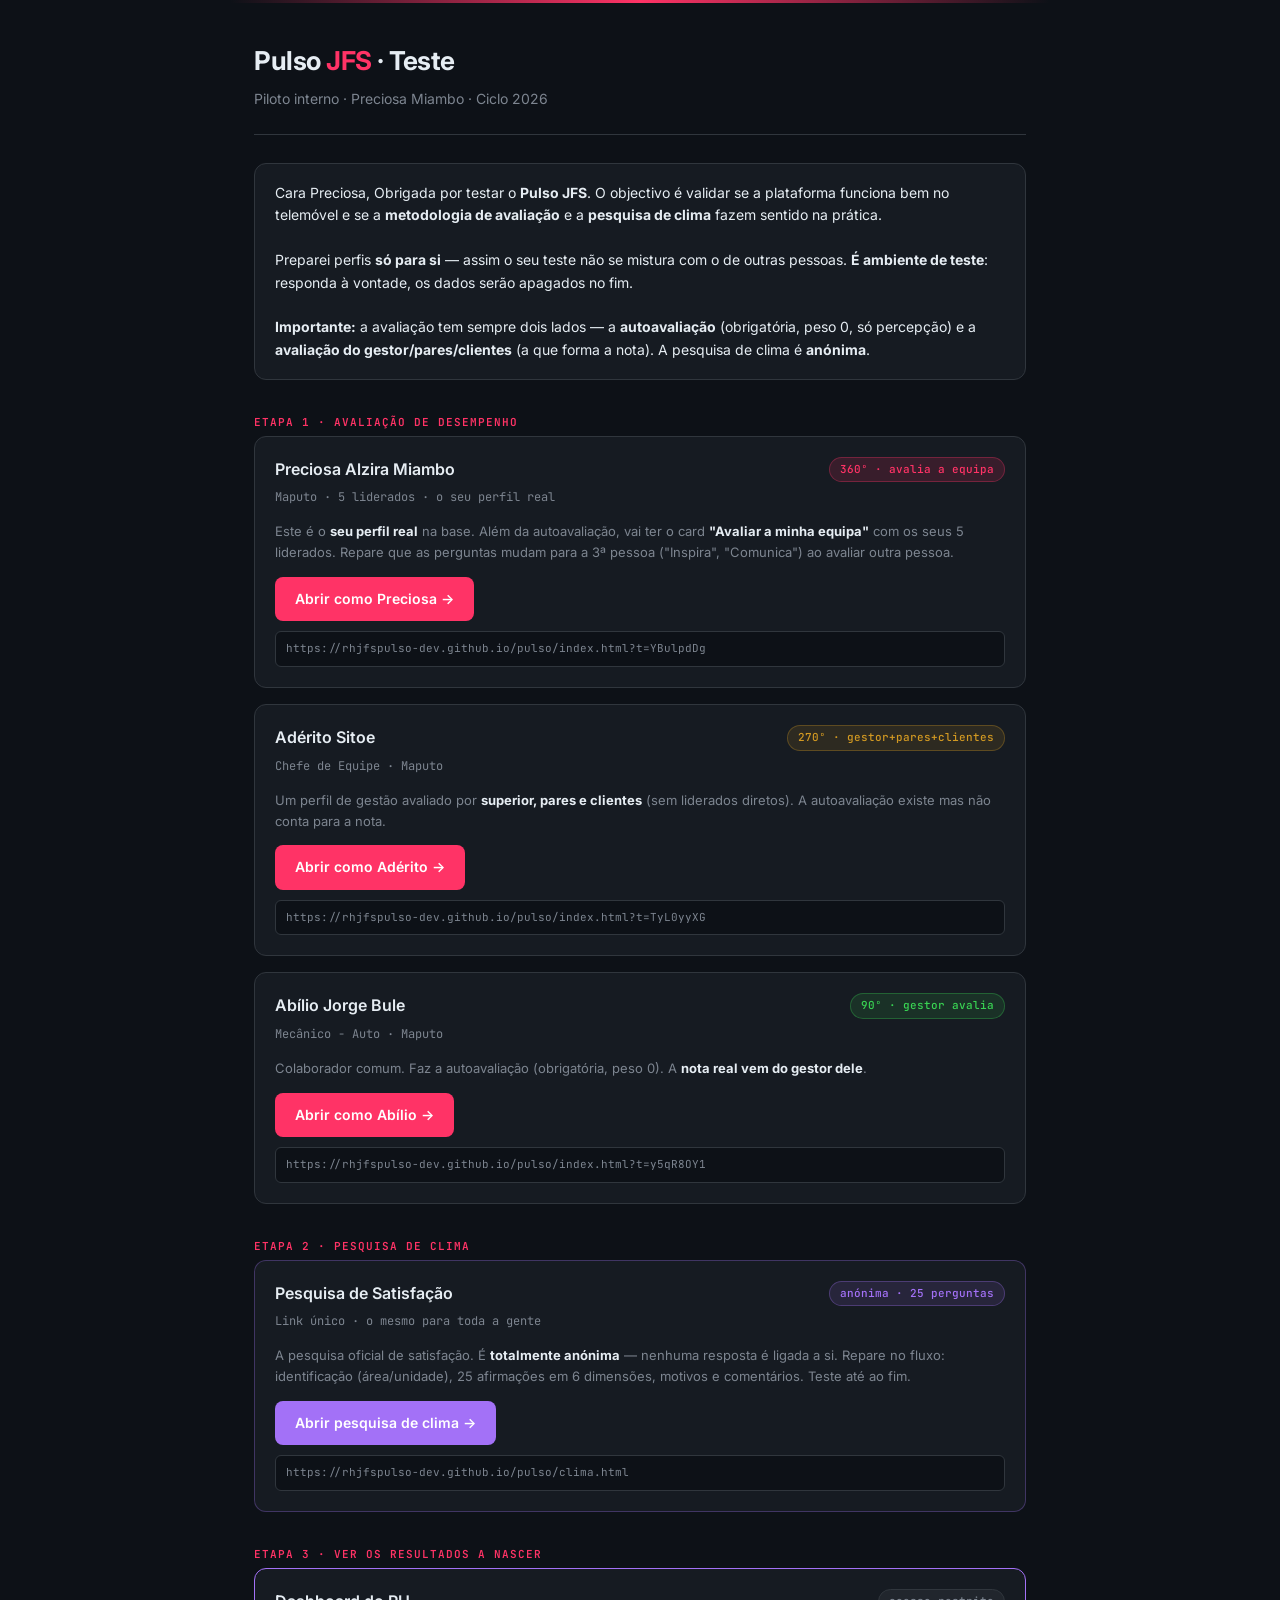
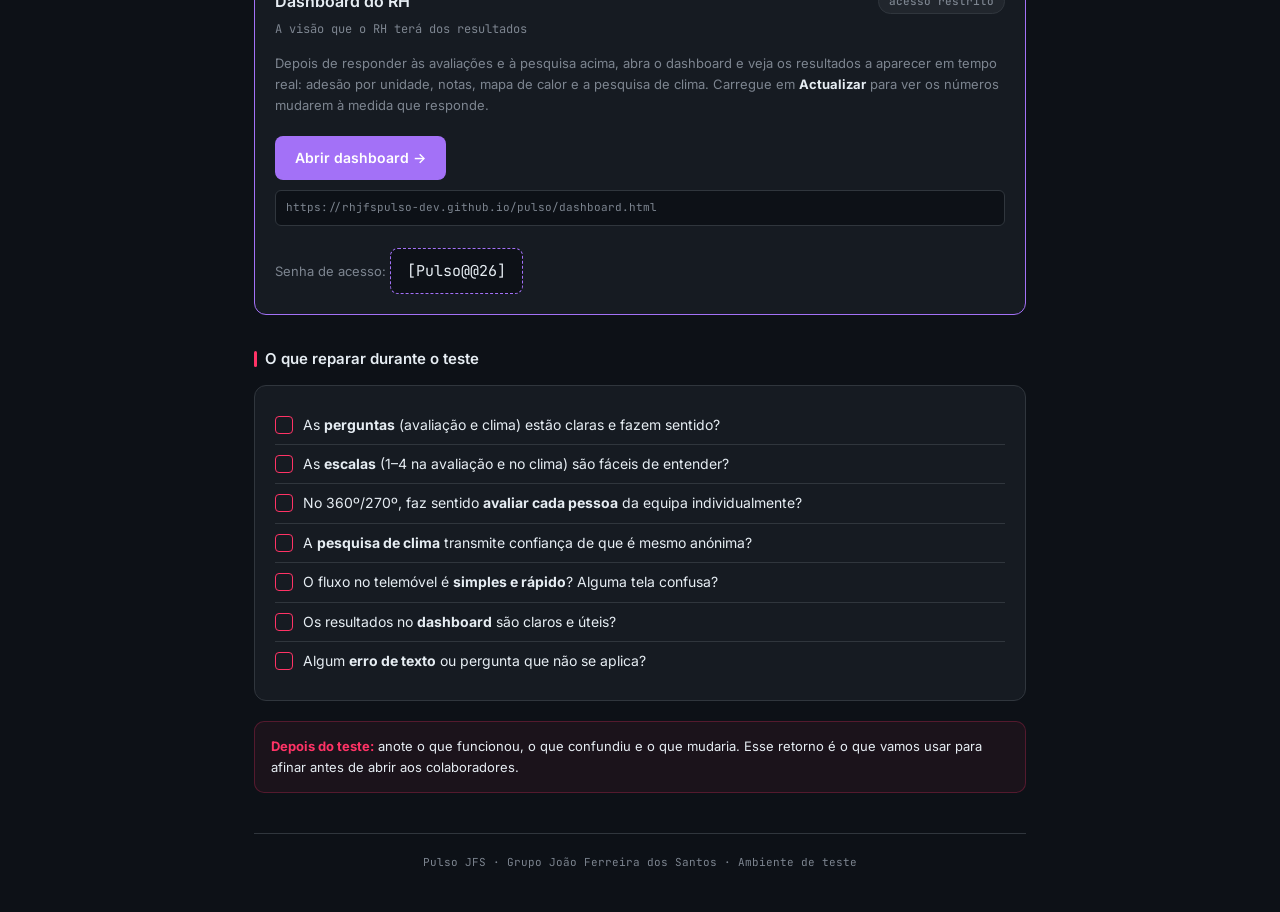
<file: teste-preciosa.html>
<!DOCTYPE html>
<html lang="pt"><head><meta charset="UTF-8">
<meta name="viewport" content="width=device-width,initial-scale=1">
<title>Pulso JFS · Teste Preciosa Miambo</title>
<style>
@import url('https://fonts.googleapis.com/css2?family=Inter:wght@400;500;600;700&family=JetBrains+Mono:wght@400;500&display=swap');
*{box-sizing:border-box;margin:0;padding:0}
:root{--bg:#0d1117;--bg2:#161b22;--bg3:#21262d;--linha:#30363d;--txt:#e6edf3;--txt2:#7d8590;--txt3:#484f58;--neon:#ff3366;--neon-glow:rgba(255,51,102,.15);--verde:#39d353;--amarelo:#d29922;--roxo:#a371f7;--mono:'JetBrains Mono',monospace}
body{font-family:'Inter',sans-serif;background:var(--bg);color:var(--txt);line-height:1.6}
.wrap{max-width:820px;margin:0 auto;padding:40px 24px}
.hero{border-bottom:1px solid var(--linha);padding-bottom:24px;margin-bottom:28px;position:relative}
.hero::before{content:'';position:absolute;top:-40px;left:-24px;right:-24px;height:3px;background:linear-gradient(90deg,transparent,var(--neon),transparent)}
h1{font-size:26px;font-weight:700;letter-spacing:-.5px}
h1 span{color:var(--neon)}
.sub{color:var(--txt2);font-size:14px;margin-top:6px}
.intro{background:var(--bg2);border:1px solid var(--linha);border-radius:12px;padding:18px 20px;margin-bottom:28px;font-size:14px}
.intro b{color:var(--txt)}
h2{font-size:15px;font-weight:600;margin:32px 0 14px;color:var(--txt);display:flex;align-items:center;gap:8px}
h2::before{content:'';width:3px;height:16px;background:var(--neon);border-radius:2px}
.etapa{font-family:var(--mono);font-size:11px;color:var(--neon);font-weight:600;letter-spacing:1px;text-transform:uppercase;margin:34px 0 4px}
.perfil{background:var(--bg2);border:1px solid var(--linha);border-radius:12px;padding:20px;margin-bottom:16px;transition:border-color .2s}
.perfil:hover{border-color:var(--neon)}
.perfil-top{display:flex;align-items:center;justify-content:space-between;margin-bottom:6px;flex-wrap:wrap;gap:8px}
.perfil-nome{font-size:16px;font-weight:600}
.tag{font-family:var(--mono);font-size:11px;padding:3px 10px;border-radius:20px;font-weight:500}
.tag-360{background:var(--neon-glow);color:var(--neon);border:1px solid rgba(255,51,102,.3)}
.tag-270{background:rgba(210,153,34,.12);color:var(--amarelo);border:1px solid rgba(210,153,34,.3)}
.tag-90{background:rgba(57,211,83,.12);color:var(--verde);border:1px solid rgba(57,211,83,.3)}
.tag-clima{background:rgba(163,113,247,.12);color:var(--roxo);border:1px solid rgba(163,113,247,.3)}
.tag-dash{background:var(--bg3);color:var(--txt2);border:1px solid var(--linha)}
.perfil-cargo{font-family:var(--mono);font-size:12px;color:var(--txt2);margin-bottom:14px}
.perfil-oque{font-size:13px;color:var(--txt2);margin-bottom:14px}
.perfil-oque b{color:var(--txt)}
.btn{display:inline-block;background:var(--neon);color:#fff;text-decoration:none;font-weight:600;font-size:14px;padding:11px 20px;border-radius:8px;transition:all .15s}
.btn:hover{box-shadow:0 0 20px var(--neon-glow);transform:translateY(-1px)}
.btn-roxo{background:var(--roxo)}
.btn-cinza{background:var(--bg3);border:1px solid var(--linha);color:var(--txt)}
.link-txt{font-family:var(--mono);font-size:11px;color:var(--txt2);margin-top:10px;word-break:break-all;background:var(--bg);padding:8px 10px;border-radius:6px;border:1px solid var(--linha)}
.checklist{background:var(--bg2);border:1px solid var(--linha);border-radius:12px;padding:20px;margin-top:8px}
.check-item{display:flex;gap:10px;padding:8px 0;font-size:14px;border-bottom:1px solid var(--linha)}
.check-item:last-child{border:none}
.check-box{width:18px;height:18px;border:1.5px solid var(--neon);border-radius:4px;flex-shrink:0;margin-top:2px}
.nota{background:rgba(210,153,34,.08);border:1px solid rgba(210,153,34,.25);border-radius:10px;padding:14px 16px;font-size:13px;margin:20px 0}
.nota b{color:var(--amarelo)}
.dash-box{background:var(--bg2);border:1px solid var(--roxo);border-radius:12px;padding:20px}
.pin-box{font-family:var(--mono);font-size:15px;background:var(--bg);border:1px dashed var(--roxo);border-radius:8px;padding:10px 16px;display:inline-block;margin-top:10px;color:var(--txt)}
.rodape{margin-top:40px;padding-top:20px;border-top:1px solid var(--linha);font-family:var(--mono);font-size:11px;color:var(--txt2);text-align:center}
.destaque{background:rgba(255,51,102,.06);border:1px solid rgba(255,51,102,.25);border-radius:10px;padding:14px 16px;font-size:13px;margin:20px 0}
.destaque b{color:var(--neon)}
</style></head>
<body><div class="wrap">
<div class="hero">
  <h1>Pulso <span>JFS</span> · Teste</h1>
  <div class="sub">Piloto interno · Preciosa Miambo · Ciclo 2026</div>
</div>
<div class="intro">
  Cara Preciosa, Obrigada por testar o <b>Pulso JFS</b>. O objectivo é validar se a plataforma funciona bem no telemóvel e se a <b>metodologia de avaliação</b> e a <b>pesquisa de clima</b> fazem sentido na prática.
  <br><br>
  Preparei perfis <b>só para si</b> — assim o seu teste não se mistura com o de outras pessoas. <b>É ambiente de teste</b>: responda à vontade, os dados serão apagados no fim.
  <br><br>
  <b>Importante:</b> a avaliação tem sempre dois lados — a <b>autoavaliação</b> (obrigatória, peso 0, só percepção) e a <b>avaliação do gestor/pares/clientes</b> (a que forma a nota). A pesquisa de clima é <b>anónima</b>.
</div>

<div class="etapa">Etapa 1 · Avaliação de Desempenho</div>

<div class="perfil">
  <div class="perfil-top">
    <div class="perfil-nome">Preciosa Alzira Miambo</div>
    <span class="tag tag-360">360º · avalia a equipa</span>
  </div>
  <div class="perfil-cargo">Maputo · 5 liderados · o seu perfil real</div>
  <div class="perfil-oque">Este é o <b>seu perfil real</b> na base. Além da autoavaliação, vai ter o card <b>"Avaliar a minha equipa"</b> com os seus 5 liderados. Repare que as perguntas mudam para a 3ª pessoa ("Inspira", "Comunica") ao avaliar outra pessoa.</div>
  <a class="btn" href="https://rhjfspulso-dev.github.io/pulso/index.html?t=YBulpdDg">Abrir como Preciosa →</a>
  <div class="link-txt">https://rhjfspulso-dev.github.io/pulso/index.html?t=YBulpdDg</div>
</div>
<div class="perfil">
  <div class="perfil-top">
    <div class="perfil-nome">Adérito Sitoe</div>
    <span class="tag tag-270">270º · gestor+pares+clientes</span>
  </div>
  <div class="perfil-cargo">Chefe de Equipe · Maputo</div>
  <div class="perfil-oque">Um perfil de gestão avaliado por <b>superior, pares e clientes</b> (sem liderados diretos). A autoavaliação existe mas não conta para a nota.</div>
  <a class="btn" href="https://rhjfspulso-dev.github.io/pulso/index.html?t=TyL0yyXG">Abrir como Adérito →</a>
  <div class="link-txt">https://rhjfspulso-dev.github.io/pulso/index.html?t=TyL0yyXG</div>
</div>
<div class="perfil">
  <div class="perfil-top">
    <div class="perfil-nome">Abílio Jorge Bule</div>
    <span class="tag tag-90">90º · gestor avalia</span>
  </div>
  <div class="perfil-cargo">Mecânico - Auto · Maputo</div>
  <div class="perfil-oque">Colaborador comum. Faz a autoavaliação (obrigatória, peso 0). A <b>nota real vem do gestor dele</b>.</div>
  <a class="btn" href="https://rhjfspulso-dev.github.io/pulso/index.html?t=y5qR8OY1">Abrir como Abílio →</a>
  <div class="link-txt">https://rhjfspulso-dev.github.io/pulso/index.html?t=y5qR8OY1</div>
</div>

<div class="etapa">Etapa 2 · Pesquisa de Clima</div>
<div class="perfil" style="border-color:rgba(163,113,247,.3)">
  <div class="perfil-top">
    <div class="perfil-nome">Pesquisa de Satisfação</div>
    <span class="tag tag-clima">anónima · 25 perguntas</span>
  </div>
  <div class="perfil-cargo">Link único · o mesmo para toda a gente</div>
  <div class="perfil-oque">A pesquisa oficial de satisfação. É <b>totalmente anónima</b> — nenhuma resposta é ligada a si. Repare no fluxo: identificação (área/unidade), 25 afirmações em 6 dimensões, motivos e comentários. Teste até ao fim.</div>
  <a class="btn btn-roxo" href="https://rhjfspulso-dev.github.io/pulso/clima.html">Abrir pesquisa de clima →</a>
  <div class="link-txt">https://rhjfspulso-dev.github.io/pulso/clima.html</div>
</div>

<div class="etapa">Etapa 3 · Ver os resultados a nascer</div>
<div class="dash-box">
  <div class="perfil-top">
    <div class="perfil-nome">Dashboard do RH</div>
    <span class="tag tag-dash">acesso restrito</span>
  </div>
  <div class="perfil-cargo" style="margin-bottom:14px">A visão que o RH terá dos resultados</div>
  <div class="perfil-oque">Depois de responder às avaliações e à pesquisa acima, abra o dashboard e veja os resultados a aparecer em tempo real: adesão por unidade, notas, mapa de calor e a pesquisa de clima. Carregue em <b>Actualizar</b> para ver os números mudarem à medida que responde.</div>
  <a class="btn btn-roxo" href="https://rhjfspulso-dev.github.io/pulso/dashboard.html" style="margin-top:6px">Abrir dashboard →</a>
  <div class="link-txt">https://rhjfspulso-dev.github.io/pulso/dashboard.html</div>
  <div style="margin-top:12px;font-size:13px;color:var(--txt2)">Senha de acesso: <span class="pin-box">[Pulso@@26]</span></div>
</div>

<h2>O que reparar durante o teste</h2>
<div class="checklist">
  <div class="check-item"><div class="check-box"></div><div>As <b>perguntas</b> (avaliação e clima) estão claras e fazem sentido?</div></div>
  <div class="check-item"><div class="check-box"></div><div>As <b>escalas</b> (1–4 na avaliação e no clima) são fáceis de entender?</div></div>
  <div class="check-item"><div class="check-box"></div><div>No 360º/270º, faz sentido <b>avaliar cada pessoa</b> da equipa individualmente?</div></div>
  <div class="check-item"><div class="check-box"></div><div>A <b>pesquisa de clima</b> transmite confiança de que é mesmo anónima?</div></div>
  <div class="check-item"><div class="check-box"></div><div>O fluxo no telemóvel é <b>simples e rápido</b>? Alguma tela confusa?</div></div>
  <div class="check-item"><div class="check-box"></div><div>Os resultados no <b>dashboard</b> são claros e úteis?</div></div>
  <div class="check-item"><div class="check-box"></div><div>Algum <b>erro de texto</b> ou pergunta que não se aplica?</div></div>
</div>
<div class="destaque">
  <b>Depois do teste:</b> anote o que funcionou, o que confundiu e o que mudaria. Esse retorno é o que vamos usar para afinar antes de abrir aos colaboradores.
</div>
<div class="rodape">
  Pulso JFS · Grupo João Ferreira dos Santos · Ambiente de teste
</div>
</div></body></html>
</file>
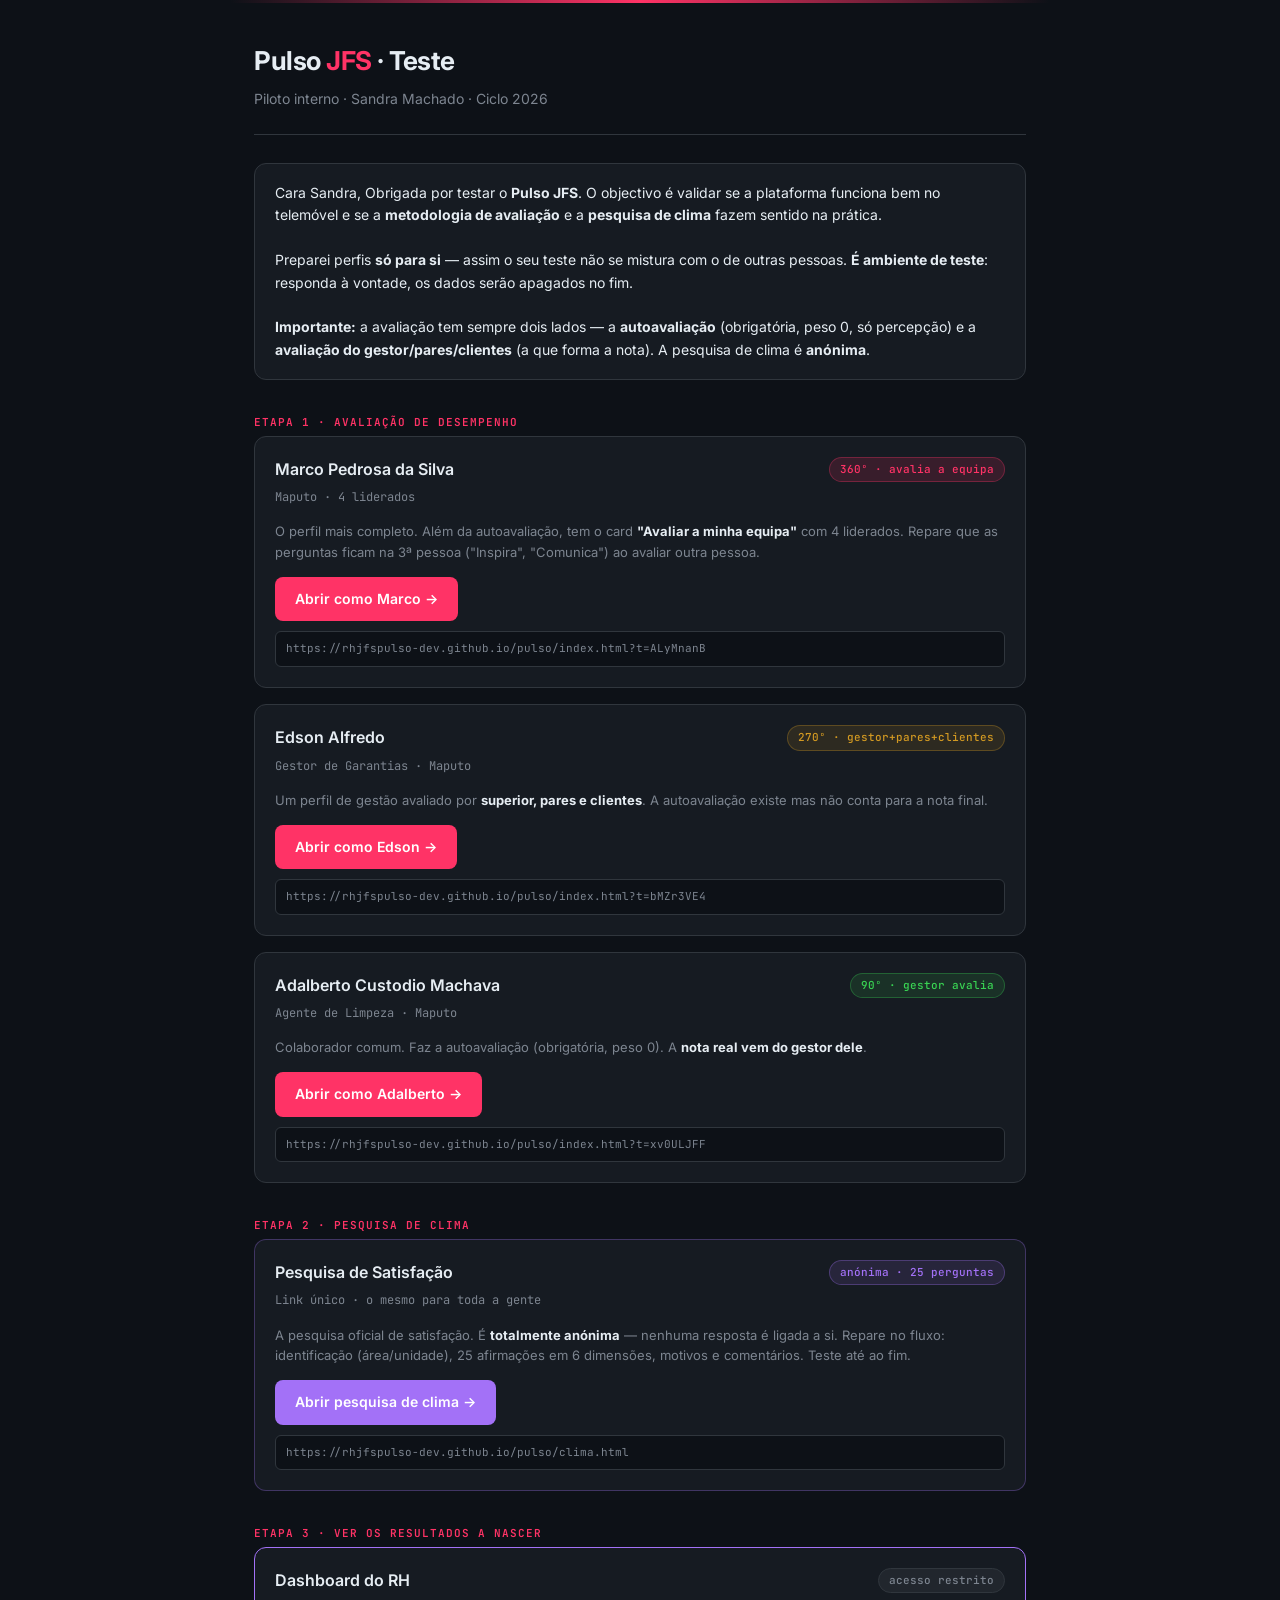
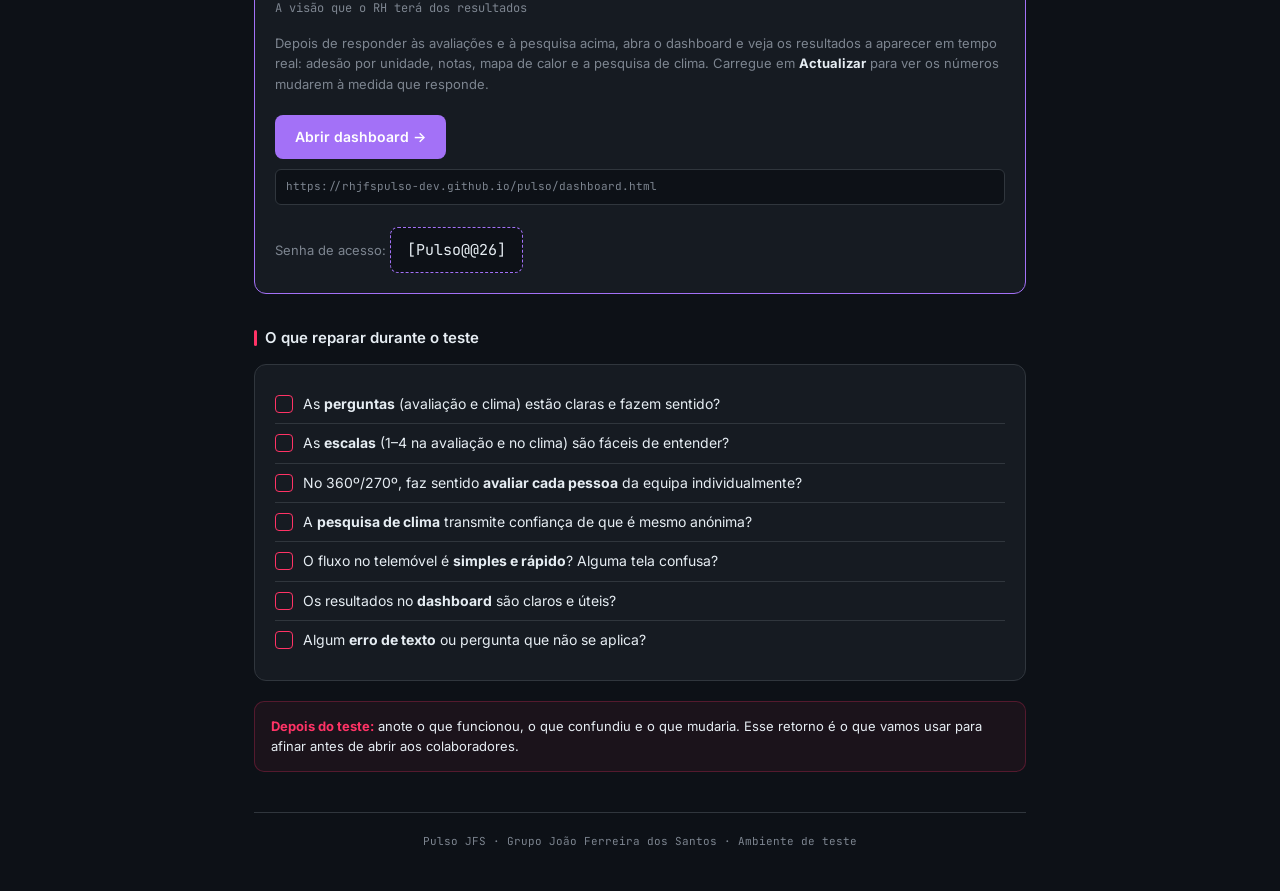
<file: teste-sandra.html>
<!DOCTYPE html>
<html lang="pt"><head><meta charset="UTF-8">
<meta name="viewport" content="width=device-width,initial-scale=1">
<title>Pulso JFS · Teste Sandra Machado</title>
<style>
@import url('https://fonts.googleapis.com/css2?family=Inter:wght@400;500;600;700&family=JetBrains+Mono:wght@400;500&display=swap');
*{box-sizing:border-box;margin:0;padding:0}
:root{--bg:#0d1117;--bg2:#161b22;--bg3:#21262d;--linha:#30363d;--txt:#e6edf3;--txt2:#7d8590;--txt3:#484f58;--neon:#ff3366;--neon-glow:rgba(255,51,102,.15);--verde:#39d353;--amarelo:#d29922;--roxo:#a371f7;--mono:'JetBrains Mono',monospace}
body{font-family:'Inter',sans-serif;background:var(--bg);color:var(--txt);line-height:1.6}
.wrap{max-width:820px;margin:0 auto;padding:40px 24px}
.hero{border-bottom:1px solid var(--linha);padding-bottom:24px;margin-bottom:28px;position:relative}
.hero::before{content:'';position:absolute;top:-40px;left:-24px;right:-24px;height:3px;background:linear-gradient(90deg,transparent,var(--neon),transparent)}
h1{font-size:26px;font-weight:700;letter-spacing:-.5px}
h1 span{color:var(--neon)}
.sub{color:var(--txt2);font-size:14px;margin-top:6px}
.intro{background:var(--bg2);border:1px solid var(--linha);border-radius:12px;padding:18px 20px;margin-bottom:28px;font-size:14px}
.intro b{color:var(--txt)}
h2{font-size:15px;font-weight:600;margin:32px 0 14px;color:var(--txt);display:flex;align-items:center;gap:8px}
h2::before{content:'';width:3px;height:16px;background:var(--neon);border-radius:2px}
.etapa{font-family:var(--mono);font-size:11px;color:var(--neon);font-weight:600;letter-spacing:1px;text-transform:uppercase;margin:34px 0 4px}
.perfil{background:var(--bg2);border:1px solid var(--linha);border-radius:12px;padding:20px;margin-bottom:16px;transition:border-color .2s}
.perfil:hover{border-color:var(--neon)}
.perfil-top{display:flex;align-items:center;justify-content:space-between;margin-bottom:6px;flex-wrap:wrap;gap:8px}
.perfil-nome{font-size:16px;font-weight:600}
.tag{font-family:var(--mono);font-size:11px;padding:3px 10px;border-radius:20px;font-weight:500}
.tag-360{background:var(--neon-glow);color:var(--neon);border:1px solid rgba(255,51,102,.3)}
.tag-270{background:rgba(210,153,34,.12);color:var(--amarelo);border:1px solid rgba(210,153,34,.3)}
.tag-90{background:rgba(57,211,83,.12);color:var(--verde);border:1px solid rgba(57,211,83,.3)}
.tag-clima{background:rgba(163,113,247,.12);color:var(--roxo);border:1px solid rgba(163,113,247,.3)}
.tag-dash{background:var(--bg3);color:var(--txt2);border:1px solid var(--linha)}
.perfil-cargo{font-family:var(--mono);font-size:12px;color:var(--txt2);margin-bottom:14px}
.perfil-oque{font-size:13px;color:var(--txt2);margin-bottom:14px}
.perfil-oque b{color:var(--txt)}
.btn{display:inline-block;background:var(--neon);color:#fff;text-decoration:none;font-weight:600;font-size:14px;padding:11px 20px;border-radius:8px;transition:all .15s}
.btn:hover{box-shadow:0 0 20px var(--neon-glow);transform:translateY(-1px)}
.btn-roxo{background:var(--roxo)}
.btn-cinza{background:var(--bg3);border:1px solid var(--linha);color:var(--txt)}
.link-txt{font-family:var(--mono);font-size:11px;color:var(--txt2);margin-top:10px;word-break:break-all;background:var(--bg);padding:8px 10px;border-radius:6px;border:1px solid var(--linha)}
.checklist{background:var(--bg2);border:1px solid var(--linha);border-radius:12px;padding:20px;margin-top:8px}
.check-item{display:flex;gap:10px;padding:8px 0;font-size:14px;border-bottom:1px solid var(--linha)}
.check-item:last-child{border:none}
.check-box{width:18px;height:18px;border:1.5px solid var(--neon);border-radius:4px;flex-shrink:0;margin-top:2px}
.nota{background:rgba(210,153,34,.08);border:1px solid rgba(210,153,34,.25);border-radius:10px;padding:14px 16px;font-size:13px;margin:20px 0}
.nota b{color:var(--amarelo)}
.dash-box{background:var(--bg2);border:1px solid var(--roxo);border-radius:12px;padding:20px}
.pin-box{font-family:var(--mono);font-size:15px;background:var(--bg);border:1px dashed var(--roxo);border-radius:8px;padding:10px 16px;display:inline-block;margin-top:10px;color:var(--txt)}
.rodape{margin-top:40px;padding-top:20px;border-top:1px solid var(--linha);font-family:var(--mono);font-size:11px;color:var(--txt2);text-align:center}
.destaque{background:rgba(255,51,102,.06);border:1px solid rgba(255,51,102,.25);border-radius:10px;padding:14px 16px;font-size:13px;margin:20px 0}
.destaque b{color:var(--neon)}
</style></head>
<body><div class="wrap">
<div class="hero">
  <h1>Pulso <span>JFS</span> · Teste</h1>
  <div class="sub">Piloto interno · Sandra Machado · Ciclo 2026</div>
</div>
<div class="intro">
  Cara Sandra, Obrigada por testar o <b>Pulso JFS</b>. O objectivo é validar se a plataforma funciona bem no telemóvel e se a <b>metodologia de avaliação</b> e a <b>pesquisa de clima</b> fazem sentido na prática.
  <br><br>
  Preparei perfis <b>só para si</b> — assim o seu teste não se mistura com o de outras pessoas. <b>É ambiente de teste</b>: responda à vontade, os dados serão apagados no fim.
  <br><br>
  <b>Importante:</b> a avaliação tem sempre dois lados — a <b>autoavaliação</b> (obrigatória, peso 0, só percepção) e a <b>avaliação do gestor/pares/clientes</b> (a que forma a nota). A pesquisa de clima é <b>anónima</b>.
</div>

<div class="etapa">Etapa 1 · Avaliação de Desempenho</div>

<div class="perfil">
  <div class="perfil-top">
    <div class="perfil-nome">Marco Pedrosa da Silva</div>
    <span class="tag tag-360">360º · avalia a equipa</span>
  </div>
  <div class="perfil-cargo">Maputo · 4 liderados</div>
  <div class="perfil-oque">O perfil mais completo. Além da autoavaliação, tem o card <b>"Avaliar a minha equipa"</b> com 4 liderados. Repare que as perguntas ficam na 3ª pessoa ("Inspira", "Comunica") ao avaliar outra pessoa.</div>
  <a class="btn" href="https://rhjfspulso-dev.github.io/pulso/index.html?t=ALyMnanB">Abrir como Marco →</a>
  <div class="link-txt">https://rhjfspulso-dev.github.io/pulso/index.html?t=ALyMnanB</div>
</div>
<div class="perfil">
  <div class="perfil-top">
    <div class="perfil-nome">Edson Alfredo</div>
    <span class="tag tag-270">270º · gestor+pares+clientes</span>
  </div>
  <div class="perfil-cargo">Gestor de Garantias · Maputo</div>
  <div class="perfil-oque">Um perfil de gestão avaliado por <b>superior, pares e clientes</b>. A autoavaliação existe mas não conta para a nota final.</div>
  <a class="btn" href="https://rhjfspulso-dev.github.io/pulso/index.html?t=bMZr3VE4">Abrir como Edson →</a>
  <div class="link-txt">https://rhjfspulso-dev.github.io/pulso/index.html?t=bMZr3VE4</div>
</div>
<div class="perfil">
  <div class="perfil-top">
    <div class="perfil-nome">Adalberto Custodio Machava</div>
    <span class="tag tag-90">90º · gestor avalia</span>
  </div>
  <div class="perfil-cargo">Agente de Limpeza · Maputo</div>
  <div class="perfil-oque">Colaborador comum. Faz a autoavaliação (obrigatória, peso 0). A <b>nota real vem do gestor dele</b>.</div>
  <a class="btn" href="https://rhjfspulso-dev.github.io/pulso/index.html?t=xv0ULJFF">Abrir como Adalberto →</a>
  <div class="link-txt">https://rhjfspulso-dev.github.io/pulso/index.html?t=xv0ULJFF</div>
</div>

<div class="etapa">Etapa 2 · Pesquisa de Clima</div>
<div class="perfil" style="border-color:rgba(163,113,247,.3)">
  <div class="perfil-top">
    <div class="perfil-nome">Pesquisa de Satisfação</div>
    <span class="tag tag-clima">anónima · 25 perguntas</span>
  </div>
  <div class="perfil-cargo">Link único · o mesmo para toda a gente</div>
  <div class="perfil-oque">A pesquisa oficial de satisfação. É <b>totalmente anónima</b> — nenhuma resposta é ligada a si. Repare no fluxo: identificação (área/unidade), 25 afirmações em 6 dimensões, motivos e comentários. Teste até ao fim.</div>
  <a class="btn btn-roxo" href="https://rhjfspulso-dev.github.io/pulso/clima.html">Abrir pesquisa de clima →</a>
  <div class="link-txt">https://rhjfspulso-dev.github.io/pulso/clima.html</div>
</div>

<div class="etapa">Etapa 3 · Ver os resultados a nascer</div>
<div class="dash-box">
  <div class="perfil-top">
    <div class="perfil-nome">Dashboard do RH</div>
    <span class="tag tag-dash">acesso restrito</span>
  </div>
  <div class="perfil-cargo" style="margin-bottom:14px">A visão que o RH terá dos resultados</div>
  <div class="perfil-oque">Depois de responder às avaliações e à pesquisa acima, abra o dashboard e veja os resultados a aparecer em tempo real: adesão por unidade, notas, mapa de calor e a pesquisa de clima. Carregue em <b>Actualizar</b> para ver os números mudarem à medida que responde.</div>
  <a class="btn btn-roxo" href="https://rhjfspulso-dev.github.io/pulso/dashboard.html" style="margin-top:6px">Abrir dashboard →</a>
  <div class="link-txt">https://rhjfspulso-dev.github.io/pulso/dashboard.html</div>
  <div style="margin-top:12px;font-size:13px;color:var(--txt2)">Senha de acesso: <span class="pin-box">[Pulso@@26]</span></div>
</div>

<h2>O que reparar durante o teste</h2>
<div class="checklist">
  <div class="check-item"><div class="check-box"></div><div>As <b>perguntas</b> (avaliação e clima) estão claras e fazem sentido?</div></div>
  <div class="check-item"><div class="check-box"></div><div>As <b>escalas</b> (1–4 na avaliação e no clima) são fáceis de entender?</div></div>
  <div class="check-item"><div class="check-box"></div><div>No 360º/270º, faz sentido <b>avaliar cada pessoa</b> da equipa individualmente?</div></div>
  <div class="check-item"><div class="check-box"></div><div>A <b>pesquisa de clima</b> transmite confiança de que é mesmo anónima?</div></div>
  <div class="check-item"><div class="check-box"></div><div>O fluxo no telemóvel é <b>simples e rápido</b>? Alguma tela confusa?</div></div>
  <div class="check-item"><div class="check-box"></div><div>Os resultados no <b>dashboard</b> são claros e úteis?</div></div>
  <div class="check-item"><div class="check-box"></div><div>Algum <b>erro de texto</b> ou pergunta que não se aplica?</div></div>
</div>
<div class="destaque">
  <b>Depois do teste:</b> anote o que funcionou, o que confundiu e o que mudaria. Esse retorno é o que vamos usar para afinar antes de abrir aos colaboradores.
</div>
<div class="rodape">
  Pulso JFS · Grupo João Ferreira dos Santos · Ambiente de teste
</div>
</div></body></html>
</file>
<file: estilo.css>
/* ============================================================
   PULSO JFS — Identidade visual do Grupo
   Tema claro corporativo · azul / verde / cinza / branco
   (substitui o antigo tema escuro "terminal")
   ============================================================ */
@import url('https://fonts.googleapis.com/css2?family=Inter:wght@400;500;600;700&display=swap');

*{box-sizing:border-box;margin:0;padding:0}
:root{
  /* ---- Base clara ---- */
  --bg:#f4f6f9;           /* fundo da página (cinza muito claro) */
  --surface:#ffffff;      /* cartões / superfícies */
  --surface-2:#eef2f7;    /* elevado / hover */
  --bg-2:var(--surface);  /* aliases de compatibilidade */
  --bg2:var(--surface);
  --bg-3:var(--surface-2);
  --bg3:var(--surface-2);
  --navy:#ffffff;         /* faixas de cabeçalho (compat. index.html) */

  --linha:#dde3ea;        /* bordas */
  --linha-2:#c7d0db;      /* bordas realçadas */
  --linha2:var(--linha-2);

  --txt:#16222e;          /* texto principal (quase-preto azulado) */
  --txt-2:#5a6b7b;        /* texto secundário */
  --txt2:var(--txt-2);
  --txt-3:#95a3b2;        /* texto apagado */
  --txt3:var(--txt-3);

  /* ---- Azul corporativo JFS — cor de acção ---- */
  --azul:#0e5b9a;
  --azul-esc:#0a4576;
  --azul-bg:rgba(14,91,154,.08);
  /* aliases (o CSS antigo usava "neon" como acento) */
  --neon:var(--azul);
  --neon-esc:var(--azul-esc);
  --neon-glow:var(--azul-bg);

  /* ---- Estados ---- */
  --verde:#2e9e5b;        /* sucesso / positivo */
  --verde-bg:rgba(46,158,91,.10);
  --amarelo:#c9820a;      /* atenção */
  --amarelo-bg:rgba(201,130,10,.12);
  --vermelho:#c64141;     /* crítico */
  --vermelho-bg:rgba(198,65,65,.10);

  --mono:'Inter',system-ui,sans-serif;   /* números em Inter tabular */
  --sans:'Inter',system-ui,sans-serif;

  box-sizing:border-box;
  padding-top:env(safe-area-inset-top,0px);
  padding-bottom:env(safe-area-inset-bottom,0px);
}
html,body{height:100%}
body{font-family:var(--sans);background:var(--bg);color:var(--txt);-webkit-font-smoothing:antialiased}
.wrap{max-width:480px;margin:0 auto;height:100%;background:var(--bg);display:flex;flex-direction:column;overflow-y:auto;position:relative;box-shadow:0 0 0 1px var(--linha)}

.tela{display:none;flex-direction:column;flex:1;min-height:100%}
.tela.ativa{display:flex;animation:f .25s ease}
@keyframes f{from{opacity:0;transform:translateY(5px)}to{opacity:1;transform:translateY(0)}}

/* Ecrãs centrais (loading / sem token / erro) */
.centro{flex:1;display:flex;flex-direction:column;align-items:center;justify-content:center;text-align:center;padding:32px}
.logo-grande{font-size:28px;font-weight:700;color:var(--txt);letter-spacing:-.4px}
.logo-grande span{color:var(--azul)}
.cinza{font-size:13px;color:var(--txt-2);line-height:1.6}
.spinner{width:32px;height:32px;border:3px solid var(--linha);border-top-color:var(--azul);border-radius:50%;margin:22px 0;animation:spin .7s linear infinite}
@keyframes spin{to{transform:rotate(360deg)}}

/* Hero — cabeçalho principal (home) */
.hero{background:var(--azul);padding:26px 20px 22px;position:relative;color:#fff}
.hero .logo{color:#fff}
.hero .logo span{color:#cfe4f5}
.hero-nome{font-size:21px;font-weight:700;margin-top:14px;color:#fff;letter-spacing:-.2px}
.hero-cargo{font-size:12px;color:#cfe4f5;margin-top:3px}
.logo{font-size:19px;font-weight:700;color:var(--txt);letter-spacing:-.3px}
.logo span{color:var(--azul)}

/* Cards de tarefa (home) */
.cards{padding:16px;display:flex;flex-direction:column;gap:12px}
.hc{background:var(--surface);border:1px solid var(--linha);border-radius:12px;padding:16px;display:flex;align-items:center;gap:14px;cursor:pointer;transition:all .16s;position:relative;box-shadow:0 1px 2px rgba(16,34,46,.04)}
.hc:active{transform:scale(.99)}
.hc:hover{border-color:var(--azul);box-shadow:0 3px 10px rgba(14,91,154,.10)}
.hci{width:44px;height:44px;border-radius:10px;background:var(--azul-bg);display:flex;align-items:center;justify-content:center;font-size:20px;color:var(--azul);flex-shrink:0}
.hct{font-size:14px;font-weight:600;color:var(--txt)}
.hcs{font-size:12px;color:var(--txt-2);margin-top:2px}
.hcb{margin-left:auto;font-size:10px;padding:4px 10px;border-radius:20px;background:var(--azul-bg);color:var(--azul);font-weight:600;border:1px solid rgba(14,91,154,.18)}
.hcb.feito{background:var(--verde-bg);color:var(--verde);border-color:rgba(46,158,91,.25)}

.rodape{margin-top:auto;padding:18px;text-align:center;font-size:11px;color:var(--txt-3);border-top:1px solid var(--linha)}

/* Cabeçalho de formulário */
.cab{padding:15px 18px;flex-shrink:0;background:var(--surface);border-bottom:1px solid var(--linha)}
.cab-t{font-size:15px;font-weight:700;color:var(--txt)}
.cab-t span{color:var(--azul)}
.cab-s{font-size:11px;color:var(--txt-2);margin-top:2px}

/* Barra de progresso */
.barra-fundo{height:4px;background:var(--surface-2);flex-shrink:0}
.barra{height:100%;background:var(--azul);width:0;transition:width .35s}

.corpo{flex:1;padding:20px 18px;overflow-y:auto}
.q-lbl{font-size:11px;font-weight:700;text-transform:uppercase;letter-spacing:.6px;color:var(--azul);margin-bottom:8px}
.q-tit{font-size:17px;font-weight:700;color:var(--txt);margin-bottom:6px;letter-spacing:-.2px}
.q-desc{font-size:13px;color:var(--txt-2);line-height:1.6;margin-bottom:18px}

/* Opções de escala */
.opt{background:var(--surface);padding:14px 15px;border:1.5px solid var(--linha);border-radius:10px;font-size:14px;color:var(--txt);margin-bottom:9px;cursor:pointer;transition:all .14s;font-weight:500}
.opt:active{transform:scale(.99)}
.opt:hover{border-color:var(--linha-2);background:var(--surface-2)}
.opt.sel{background:var(--azul-bg);border-color:var(--azul);color:var(--azul-esc);font-weight:600;box-shadow:0 0 0 1px var(--azul)}

/* Rodapé de acções */
.pe{padding:14px 16px;flex-shrink:0;border-top:1px solid var(--linha);display:flex;gap:9px;background:var(--surface)}
.btn-primario{flex:1;padding:14px;border:none;border-radius:10px;background:var(--azul);color:#fff;font-size:14px;font-weight:600;cursor:pointer;font-family:var(--sans);transition:all .15s}
.btn-primario:hover:not(:disabled){background:var(--azul-esc)}
.btn-primario:disabled{opacity:.4;cursor:not-allowed}
.btn-sec{flex:1;padding:14px;border:1.5px solid var(--linha-2);border-radius:10px;background:var(--surface);color:var(--txt);font-size:14px;font-weight:500;cursor:pointer;font-family:var(--sans);transition:all .15s}
.btn-sec:hover{border-color:var(--txt-2);background:var(--surface-2)}

/* Ecrã de conclusão */
.fim{flex:1;display:flex;flex-direction:column;align-items:center;justify-content:center;text-align:center;padding:32px 24px}
.check{width:72px;height:72px;border-radius:50%;background:var(--verde-bg);border:2px solid rgba(46,158,91,.3);display:flex;align-items:center;justify-content:center;font-size:36px;color:var(--verde);margin-bottom:20px}
.fim-t{font-size:20px;font-weight:700;margin-bottom:16px;color:var(--txt)}
.fim-p{width:100%;margin-bottom:16px}
.pinfo{display:flex;align-items:center;gap:9px;padding:12px 14px;border-radius:10px;font-size:13px;width:100%;margin-bottom:9px;border:1px solid var(--linha)}
.pinfo.ok{background:var(--verde-bg);color:var(--verde);border-color:rgba(46,158,91,.25)}
.pinfo.wait{background:var(--amarelo-bg);color:var(--amarelo);border-color:rgba(201,130,10,.25)}
.pinfo.neutro{background:var(--surface-2);color:var(--txt-2)}

/* Caixa da média (autopercepção) */
.media-caixa{background:var(--azul-bg);border:1.5px solid var(--azul);border-radius:12px;padding:20px;margin-bottom:14px;text-align:center}
.media-rotulo{font-size:11px;font-weight:700;text-transform:uppercase;letter-spacing:.6px;color:var(--azul)}
.media-num{font-size:46px;font-weight:700;color:var(--txt);line-height:1;margin:6px 0;font-variant-numeric:tabular-nums}
.media-max{font-size:20px;font-weight:400;color:var(--txt-3)}
.media-faixa{font-size:15px;font-weight:600;color:var(--verde)}
.media-nota{font-size:12px;color:var(--txt-2);line-height:1.6;text-align:left}
.media-nota b{color:var(--txt)}

/* Menus suspensos */
select.sel option{background:#fff;color:var(--txt)}
select.sel{color:var(--txt)}
</file>
